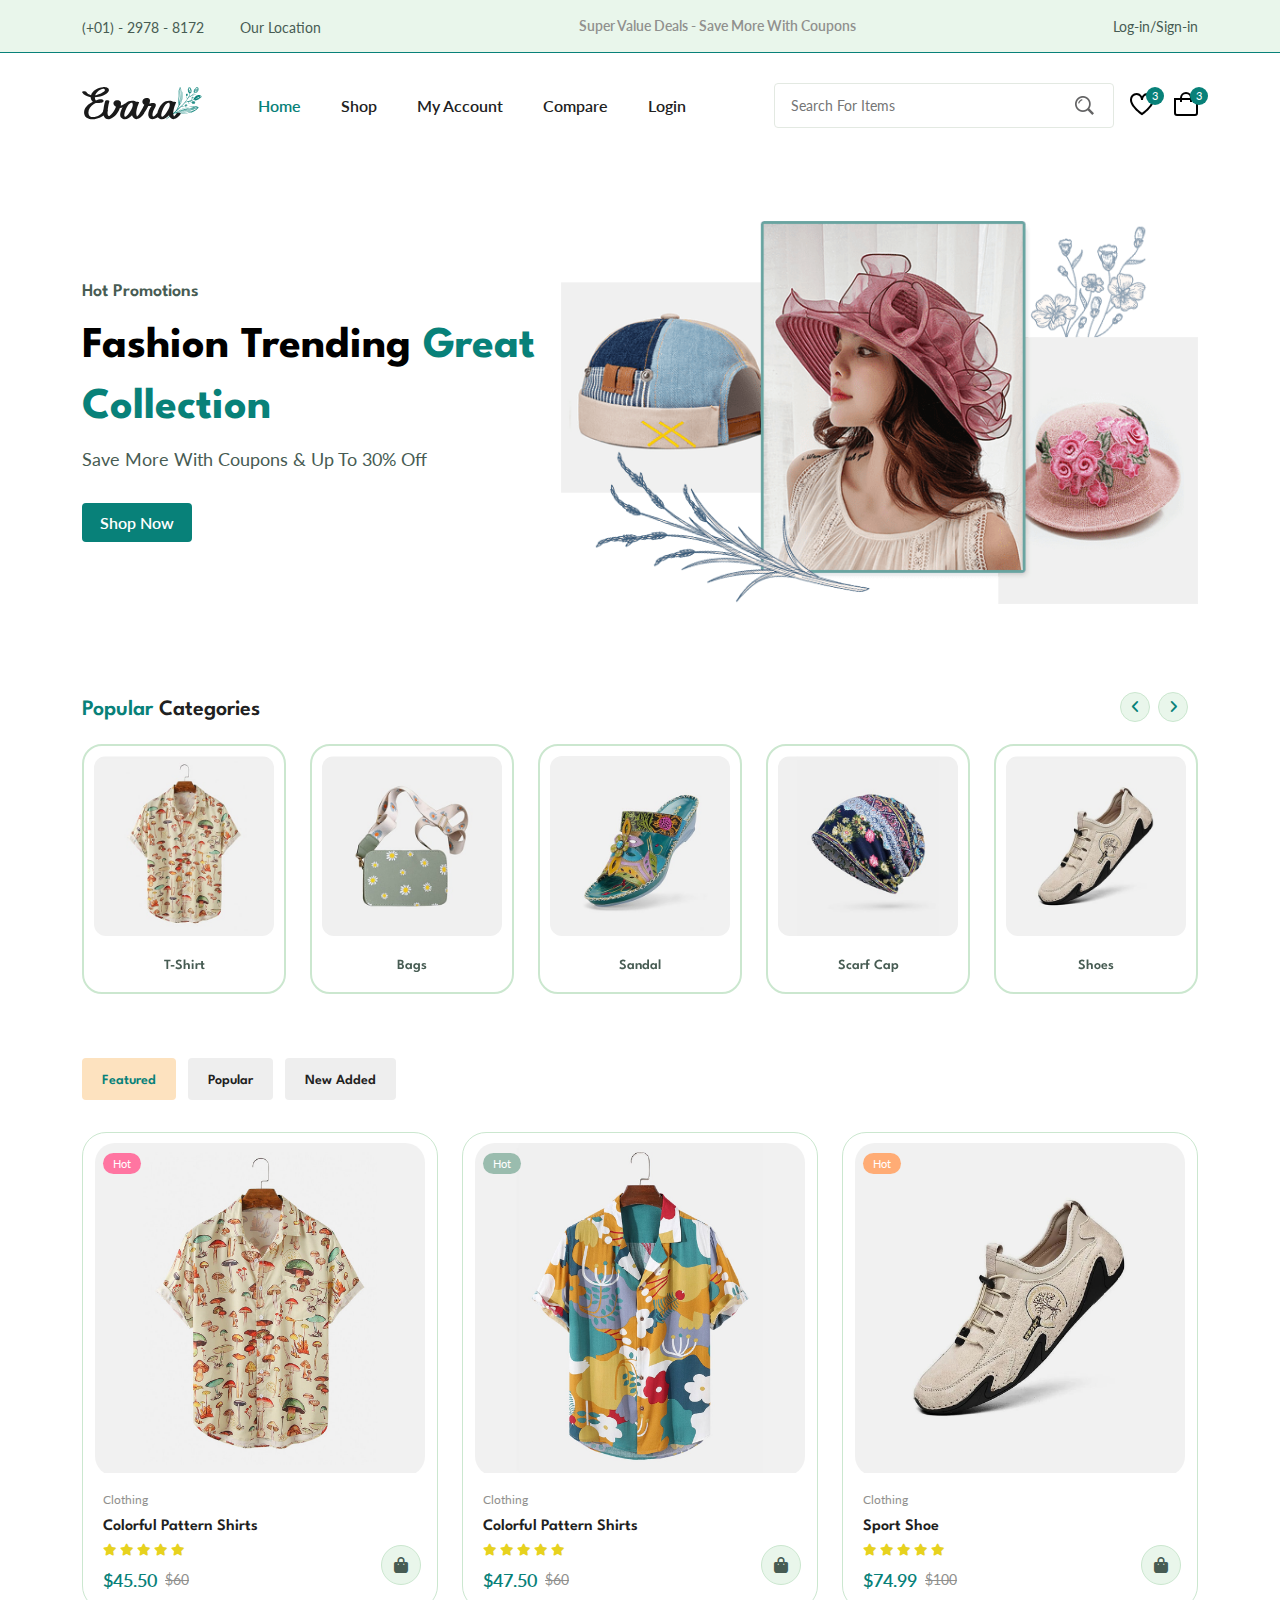
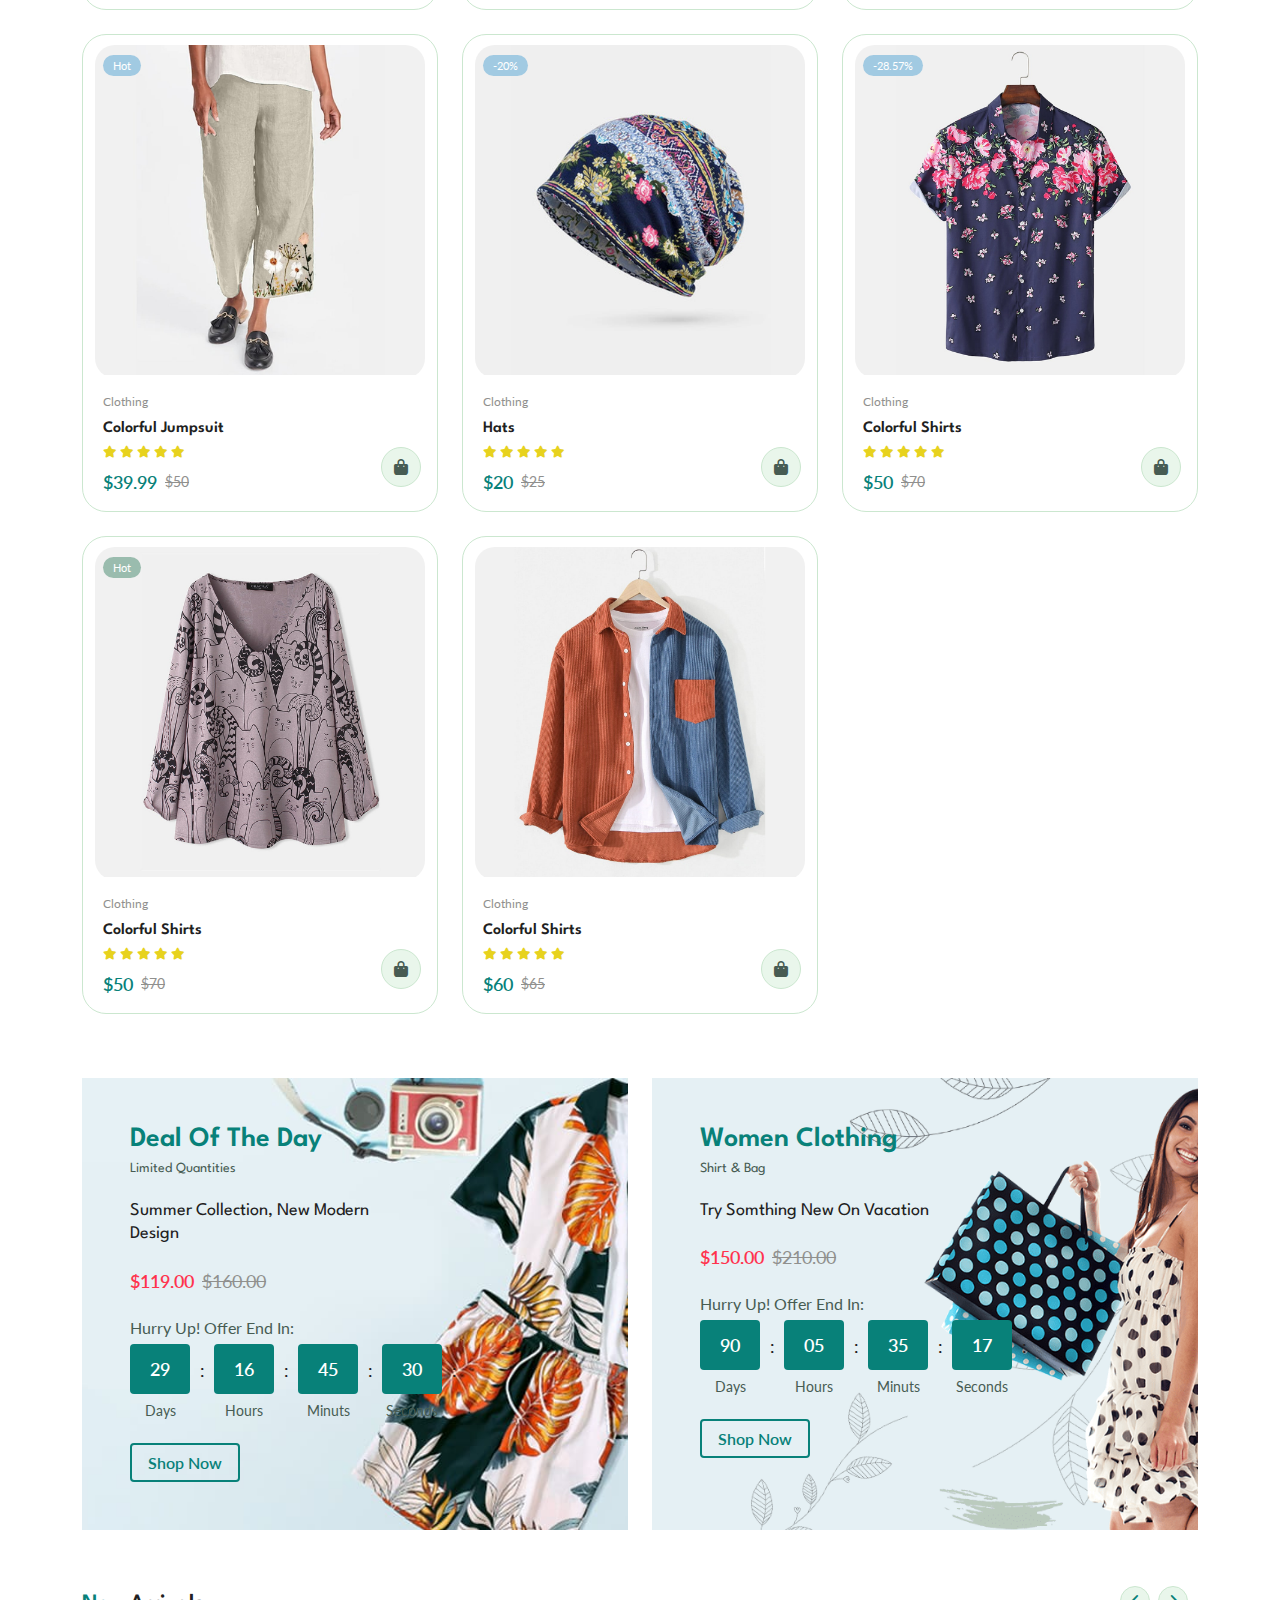
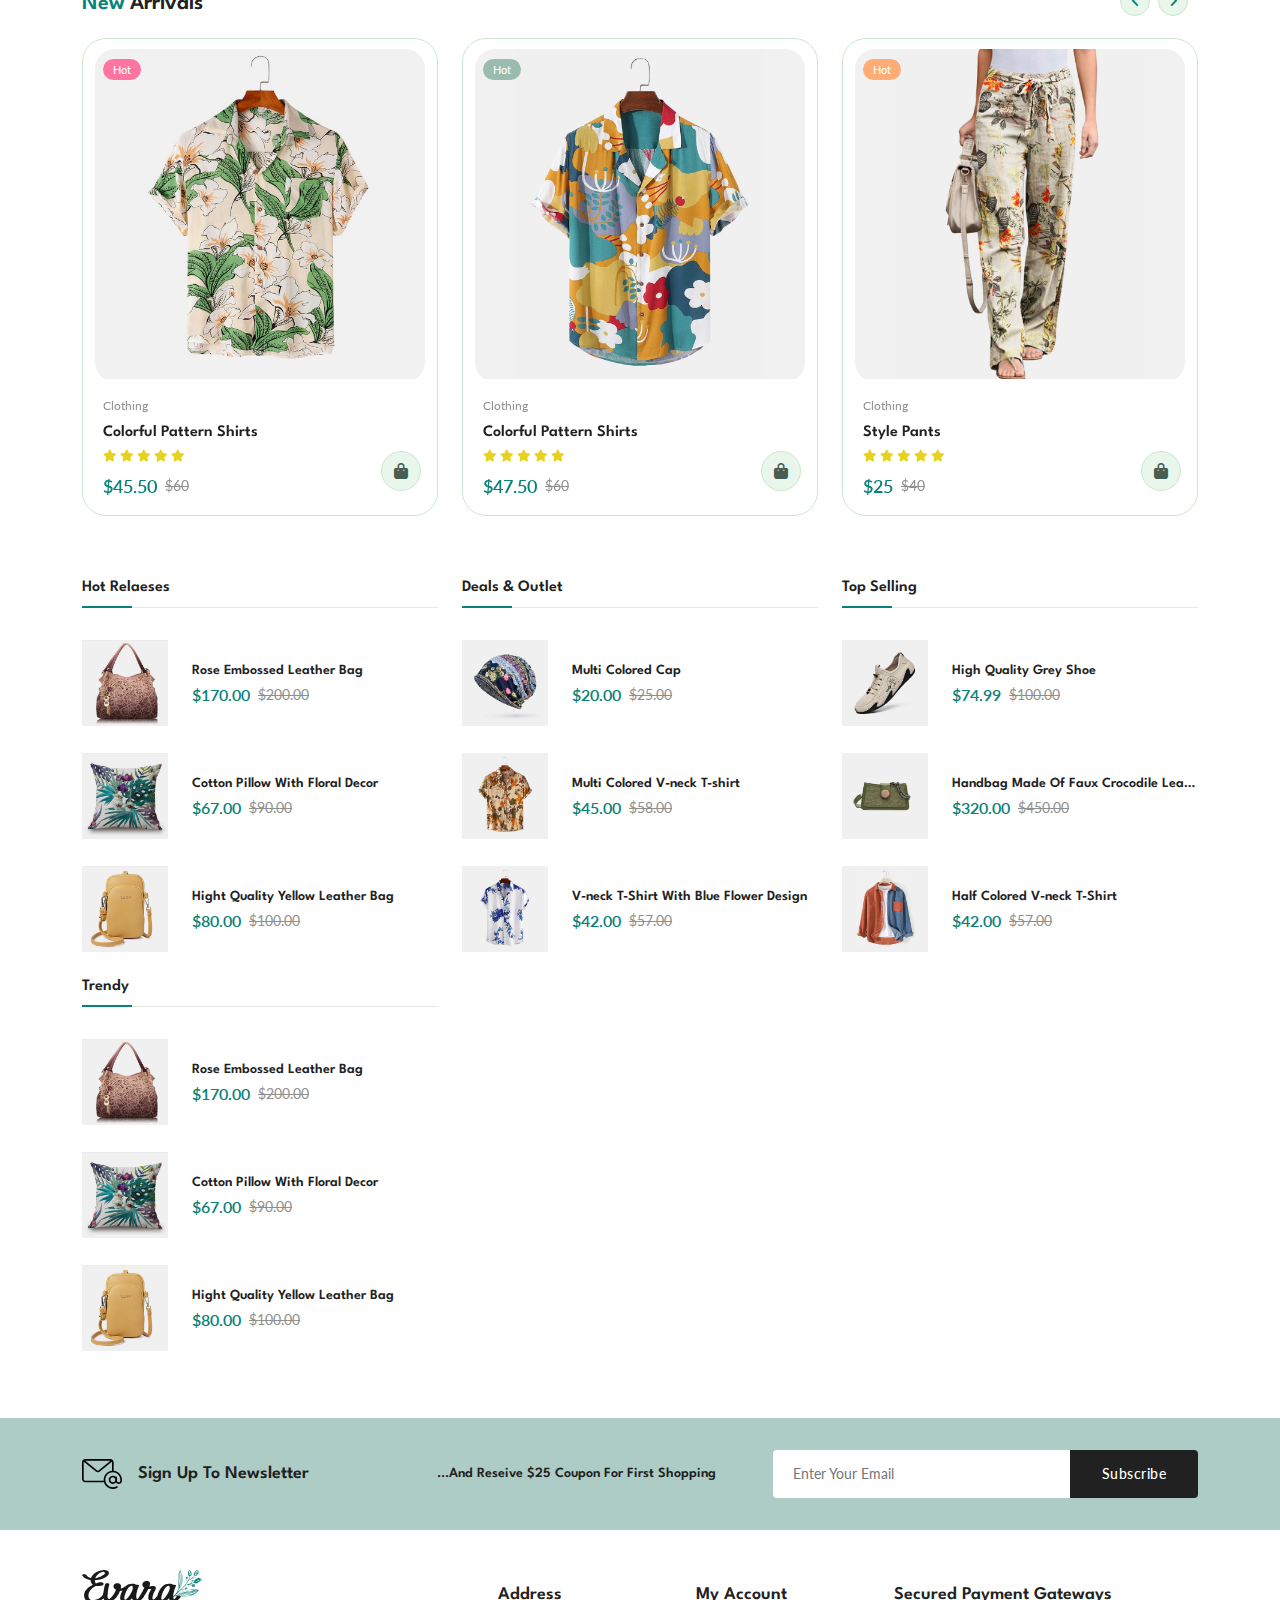
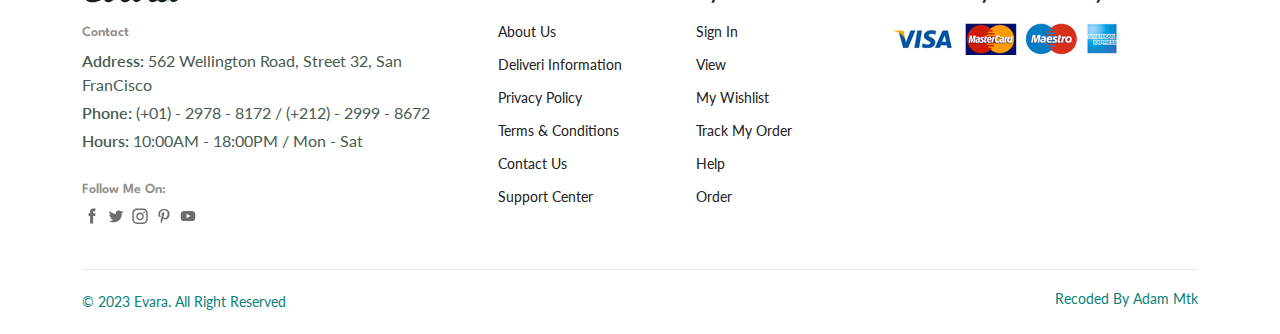
<file: index.html>
<!DOCTYPE html>
<html lang="en">
  <head>
    <meta charset="UTF-8" />
    <meta name="viewport" content="width=device-width, initial-scale=1.0" />

    <!--=============== SWIPER CSS ===============-->
    <link
      rel="stylesheet"
      href="https://cdn.jsdelivr.net/npm/swiper@10/swiper-bundle.min.css"
    />

    <!-- ============== font Awsome =============-->
    <link rel="stylesheet" href="assets/css/all.min.css" />
    <!--=============== CSS ===============-->
    <link rel="stylesheet" href="assets/css/styles.css" />

    <title>Ecommerce Website</title>
    <link rel="icon" href="assets/img/title-icon.png" type="image/x-icon" />
    <link rel="preconnect" href="https://fonts.googleapis.com" />
    <link rel="preconnect" href="https://fonts.gstatic.com" crossorigin />
    <link
      href="https://fonts.googleapis.com/css2?family=Cairo:wght@300;400;700&family=Lato:wght@400;700&family=Spartan:wght@400;500;600;700&family=Open+Sans:wght@300;400;700;800&family=Roboto:ital,wght@0,100;0,300;0,400;0,700;0,900;1,100;1,300;1,700;1,900&family=Work+Sans:wght@200;500;600;700;800&display=swap"
      rel="stylesheet"
    />
  </head>
  <body>
    <!--=============== Header ===============-->
    <header class="header">
      <div class="header-top">
        <div class="header-container container">
          <div class="header-contact">
            <span>(+01) - 2978 - 8172</span>
            <span>Our Location</span>
          </div>
          <p class="header-alert-news">
            Super Value Deals - Save More With Coupons
          </p>
          <a href="login-register.html" class="header-top-action"
            >Log-in/Sign-in</a
          >
        </div>
      </div>
      <nav class="nav container">
        <a href="index.html" class="nav-logo">
          <img
            src="assets/img/logo.svg"
            alt="Website Logo"
            class="nav-logo-img"
          />
        </a>
        <div class="nav-menu" id="nav-menu">
          <div class="nav-menu-top">
            <a href="index.html" class="nav-menu-logo">
              <img src="assets/img/logo.svg" alt="Website Logo">
            </a>
            <div class="nav-close" id="nav-close">
              <i class="fa-solid fa-xmark"></i>
            </div>
          </div>
          <ul class="nav-list">
            <li class="nav-item">
              <a href="index.html" class="nav-link active-link">Home</a>
            </li>
            <li class="nav-item">
              <a href="shop.html" class="nav-link">Shop</a>
            </li>
            <li class="nav-item">
              <a href="accounts.html" class="nav-link">My Account</a>
            </li>
            <li class="nav-item">
              <a href="compare.html" class="nav-link">Compare</a>
            </li>
            <li class="nav-item">
              <a href="login-register.html" class="nav-link">Login</a>
            </li>
          </ul>
          <div class="header-search">
            <input
              type="text"
              class="form-input"
              placeholder="Search For Items"
            />
            <button class="search-button">
              <img src="assets/img/search.png" alt="search img png" />
            </button>
          </div>
        </div>
        <div class="header-user-action">
          <a href="wishlist.html" class="header-action-btn">
            <img src="assets/img/icon-heart.svg" alt="Heart Icon" />
            <span class="count">3</span>
          </a>
          <a href="cart.html" class="header-action-btn">
            <img src="assets/img/icon-cart.svg" alt="Heart Icon" />
            <span class="count">3</span>
          </a>
          <div class="header-action-btn nav-toggle" id="nav-toggle">
            <img src="assets/img/menu-burger.svg" alt="">
          </div>
        </div>
      </nav>
    </header>

    <!--=============== Main ===============-->
    <main class="main">
      <!--=============== Home ===============-->
      <section class="home section-lg">
        <div class="home-container container grid">
          <div class="home-content">
            <span class="home-subtitle">Hot Promotions</span>
            <h1 class="home-title">
              Fashion Trending <span>Great Collection</span>
            </h1>
            <p class="home-description">
              Save More With Coupons & Up To 30% Off
            </p>
            <a href="shop.html" class="btn">Shop Now</a>
          </div>
          <img
            class="home-img"
            src="assets/img/home-img.png"
            alt="Home Img Photo"
          />
        </div>
      </section>

      <!--=============== Categories ===============-->
      <section class="categories container section">
        <h3 class="section-title"><span>Popular</span> Categories</h3>
        <div class="categories-container swiper">
          <div class="swiper-wrapper">
            <a href="shop.html" class="category-item swiper-slide">
              <img
                src="assets/img/category-1.jpg"
                class="category-img"
                alt="Category img"
              />
              <h3 class="category-title">T-Shirt</h3>
            </a>
            <a href="shop.html" class="category-item swiper-slide">
              <img
                src="assets/img/category-2.jpg"
                class="category-img"
                alt="Category img"
              />
              <h3 class="category-title">Bags</h3>
            </a>
            <a href="shop.html" class="category-item swiper-slide">
              <img
                src="assets/img/category-3.jpg"
                class="category-img"
                alt="Category img"
              />
              <h3 class="category-title">Sandal</h3>
            </a>
            <a href="shop.html" class="category-item swiper-slide">
              <img
                src="assets/img/category-4.jpg"
                class="category-img"
                alt="Category img"
              />
              <h3 class="category-title">Scarf Cap</h3>
            </a>
            <a href="shop.html" class="category-item swiper-slide">
              <img
                src="assets/img/category-5.jpg"
                class="category-img"
                alt="Category img"
              />
              <h3 class="category-title">Shoes</h3>
            </a>
            <a href="shop.html" class="category-item swiper-slide">
              <img
                src="assets/img/category-6.jpg"
                class="category-img"
                alt="Category img"
              />
              <h3 class="category-title">Pillowcases</h3>
            </a>
            <a href="shop.html" class="category-item swiper-slide">
              <img
                src="assets/img/category-7.jpg"
                class="category-img"
                alt="Category img"
              />
              <h3 class="category-title">Jumpsuit</h3>
            </a>
            <a href="shop.html" class="category-item swiper-slide">
              <img
                src="assets/img/category-8.jpg"
                class="category-img"
                alt="Category img"
              />
              <h3 class="category-title">Hats</h3>
            </a>
          </div>
          <div class="swiper-button-next">
            <i class="fa-solid fa-angle-right"></i>
          </div>
          <div class="swiper-button-prev">
            <i class="fa-solid fa-angle-left"></i>
          </div>
        </div>
      </section>

      <!--=============== Products ===============-->
      <section class="products container section">
        <div class="tab-btns">
          <span class="tab-btn active-tab" data-target="#featured"
            >Featured</span
          >
          <span class="tab-btn" data-target="#popular">Popular</span>
          <span class="tab-btn" data-target="#new-added">New Added</span>
        </div>
        <div class="tab-items">
          <div class="tab-item active-tab" content id="featured">
            <div class="products-container grid">
              <div class="product-item">
                <div class="product-banner">
                  <a href="details.html" class="product-images">
                    <img
                      src="assets/img/product-1-1.jpg"
                      class="product-img default"
                      alt="Product Img"
                    />
                    <img
                      src="assets/img/product-1-2.jpg"
                      class="product-img hover"
                      alt="Product Img"
                    />
                  </a>
                  <div class="product-actions">
                    <a href="#" class="action-btn" aria-label="Quick View">
                      <i class="fa-regular fa-eye"></i>
                    </a>
                    <a href="#" class="action-btn" aria-label="Add To Wishlist">
                      <i class="fa-regular fa-heart"></i>
                    </a>
                    <a href="#" class="action-btn" aria-label="Compare">
                      <i class="fa-solid fa-shuffle"></i>
                    </a>
                  </div>
                  <div class="product-badge light-pink">Hot</div>
                </div>
                <div class="product-content">
                  <span class="product-category">Clothing</span>
                  <a href="details.html">
                    <h3 class="product-title">Colorful Pattern Shirts</h3>
                  </a>
                  <div class="product-rating">
                    <i class="fa-solid fa-star"></i>
                    <i class="fa-solid fa-star"></i>
                    <i class="fa-solid fa-star"></i>
                    <i class="fa-solid fa-star"></i>
                    <i class="fa-solid fa-star"></i>
                  </div>
                  <div class="product-price flex">
                    <span class="new-price">$45.50</span>
                    <span class="old-price">$60</span>
                  </div>
                  <a
                    href="#"
                    class="action-btn cart-btn"
                    aria-label="Add To Cart"
                  >
                    <i class="fa-solid fa-bag-shopping"></i>
                  </a>
                </div>
              </div>
              <div class="product-item">
                <div class="product-banner">
                  <a href="details.html" class="product-images">
                    <img
                      src="assets/img/product-2-1.jpg"
                      class="product-img default"
                      alt="Product Img"
                    />
                    <img
                      src="assets/img/product-2-2.jpg"
                      class="product-img hover"
                      alt="Product Img"
                    />
                  </a>
                  <div class="product-actions">
                    <a href="#" class="action-btn" aria-label="Quick View">
                      <i class="fa-regular fa-eye"></i>
                    </a>
                    <a href="#" class="action-btn" aria-label="Add To Wishlist">
                      <i class="fa-regular fa-heart"></i>
                    </a>
                    <a href="#" class="action-btn" aria-label="Compare">
                      <i class="fa-solid fa-shuffle"></i>
                    </a>
                  </div>
                  <div class="product-badge light-green">Hot</div>
                </div>
                <div class="product-content">
                  <span class="product-category">Clothing</span>
                  <a href="details.html">
                    <h3 class="product-title">Colorful Pattern Shirts</h3>
                  </a>
                  <div class="product-rating">
                    <i class="fa-solid fa-star"></i>
                    <i class="fa-solid fa-star"></i>
                    <i class="fa-solid fa-star"></i>
                    <i class="fa-solid fa-star"></i>
                    <i class="fa-solid fa-star"></i>
                  </div>
                  <div class="product-price flex">
                    <span class="new-price">$47.50</span>
                    <span class="old-price">$60</span>
                  </div>
                  <a
                    href="#"
                    class="action-btn cart-btn"
                    aria-label="Add To Cart"
                  >
                    <i class="fa-solid fa-bag-shopping"></i>
                  </a>
                </div>
              </div>
              <div class="product-item">
                <div class="product-banner">
                  <a href="details.html" class="product-images">
                    <img
                      src="assets/img/product-3-1.jpg"
                      class="product-img default"
                      alt="Product Img"
                    />
                    <img
                      src="assets/img/product-3-2.jpg"
                      class="product-img hover"
                      alt="Product Img"
                    />
                  </a>
                  <div class="product-actions">
                    <a href="#" class="action-btn" aria-label="Quick View">
                      <i class="fa-regular fa-eye"></i>
                    </a>
                    <a href="#" class="action-btn" aria-label="Add To Wishlist">
                      <i class="fa-regular fa-heart"></i>
                    </a>
                    <a href="#" class="action-btn" aria-label="Compare">
                      <i class="fa-solid fa-shuffle"></i>
                    </a>
                  </div>
                  <div class="product-badge light-orange">Hot</div>
                </div>
                <div class="product-content">
                  <span class="product-category">Clothing</span>
                  <a href="details.html">
                    <h3 class="product-title">Sport Shoe</h3>
                  </a>
                  <div class="product-rating">
                    <i class="fa-solid fa-star"></i>
                    <i class="fa-solid fa-star"></i>
                    <i class="fa-solid fa-star"></i>
                    <i class="fa-solid fa-star"></i>
                    <i class="fa-solid fa-star"></i>
                  </div>
                  <div class="product-price flex">
                    <span class="new-price">$74.99</span>
                    <span class="old-price">$100</span>
                  </div>
                  <a
                    href="#"
                    class="action-btn cart-btn"
                    aria-label="Add To Cart"
                  >
                    <i class="fa-solid fa-bag-shopping"></i>
                  </a>
                </div>
              </div>
              <div class="product-item">
                <div class="product-banner">
                  <a href="details.html" class="product-images">
                    <img
                      src="assets/img/product-4-1.jpg"
                      class="product-img default"
                      alt="Product Img"
                    />
                    <img
                      src="assets/img/product-4-2.jpg"
                      class="product-img hover"
                      alt="Product Img"
                    />
                  </a>
                  <div class="product-actions">
                    <a href="#" class="action-btn" aria-label="Quick View">
                      <i class="fa-regular fa-eye"></i>
                    </a>
                    <a href="#" class="action-btn" aria-label="Add To Wishlist">
                      <i class="fa-regular fa-heart"></i>
                    </a>
                    <a href="#" class="action-btn" aria-label="Compare">
                      <i class="fa-solid fa-shuffle"></i>
                    </a>
                  </div>
                  <div class="product-badge light-blue">Hot</div>
                </div>
                <div class="product-content">
                  <span class="product-category">Clothing</span>
                  <a href="details.html">
                    <h3 class="product-title">Colorful Jumpsuit</h3>
                  </a>
                  <div class="product-rating">
                    <i class="fa-solid fa-star"></i>
                    <i class="fa-solid fa-star"></i>
                    <i class="fa-solid fa-star"></i>
                    <i class="fa-solid fa-star"></i>
                    <i class="fa-solid fa-star"></i>
                  </div>
                  <div class="product-price flex">
                    <span class="new-price">$39.99</span>
                    <span class="old-price">$50</span>
                  </div>
                  <a
                    href="#"
                    class="action-btn cart-btn"
                    aria-label="Add To Cart"
                  >
                    <i class="fa-solid fa-bag-shopping"></i>
                  </a>
                </div>
              </div>
              <div class="product-item">
                <div class="product-banner">
                  <a href="details.html" class="product-images">
                    <img
                      src="assets/img/product-5-1.jpg"
                      class="product-img default"
                      alt="Product Img"
                    />
                    <img
                      src="assets/img/product-5-2.jpg"
                      class="product-img hover"
                      alt="Product Img"
                    />
                  </a>
                  <div class="product-actions">
                    <a href="#" class="action-btn" aria-label="Quick View">
                      <i class="fa-regular fa-eye"></i>
                    </a>
                    <a href="#" class="action-btn" aria-label="Add To Wishlist">
                      <i class="fa-regular fa-heart"></i>
                    </a>
                    <a href="#" class="action-btn" aria-label="Compare">
                      <i class="fa-solid fa-shuffle"></i>
                    </a>
                  </div>
                  <div class="product-badge light-blue">-20%</div>
                </div>
                <div class="product-content">
                  <span class="product-category">Clothing</span>
                  <a href="details.html">
                    <h3 class="product-title">Hats</h3>
                  </a>
                  <div class="product-rating">
                    <i class="fa-solid fa-star"></i>
                    <i class="fa-solid fa-star"></i>
                    <i class="fa-solid fa-star"></i>
                    <i class="fa-solid fa-star"></i>
                    <i class="fa-solid fa-star"></i>
                  </div>
                  <div class="product-price flex">
                    <span class="new-price">$20</span>
                    <span class="old-price">$25</span>
                  </div>
                  <a
                    href="#"
                    class="action-btn cart-btn"
                    aria-label="Add To Cart"
                  >
                    <i class="fa-solid fa-bag-shopping"></i>
                  </a>
                </div>
              </div>
              <div class="product-item">
                <div class="product-banner">
                  <a href="details.html" class="product-images">
                    <img
                      src="assets/img/product-6-1.jpg"
                      class="product-img default"
                      alt="Product Img"
                    />
                    <img
                      src="assets/img/product-6-2.jpg"
                      class="product-img hover"
                      alt="Product Img"
                    />
                  </a>
                  <div class="product-actions">
                    <a href="#" class="action-btn" aria-label="Quick View">
                      <i class="fa-regular fa-eye"></i>
                    </a>
                    <a href="#" class="action-btn" aria-label="Add To Wishlist">
                      <i class="fa-regular fa-heart"></i>
                    </a>
                    <a href="#" class="action-btn" aria-label="Compare">
                      <i class="fa-solid fa-shuffle"></i>
                    </a>
                  </div>
                  <div class="product-badge light-blue">-28.57%</div>
                </div>
                <div class="product-content">
                  <span class="product-category">Clothing</span>
                  <a href="details.html">
                    <h3 class="product-title">Colorful Shirts</h3>
                  </a>
                  <div class="product-rating">
                    <i class="fa-solid fa-star"></i>
                    <i class="fa-solid fa-star"></i>
                    <i class="fa-solid fa-star"></i>
                    <i class="fa-solid fa-star"></i>
                    <i class="fa-solid fa-star"></i>
                  </div>
                  <div class="product-price flex">
                    <span class="new-price">$50</span>
                    <span class="old-price">$70</span>
                  </div>
                  <a
                    href="#"
                    class="action-btn cart-btn"
                    aria-label="Add To Cart"
                  >
                    <i class="fa-solid fa-bag-shopping"></i>
                  </a>
                </div>
              </div>
              <div class="product-item">
                <div class="product-banner">
                  <a href="details.html" class="product-images">
                    <img
                      src="assets/img/product-7-1.jpg"
                      class="product-img default"
                      alt="Product Img"
                    />
                    <img
                      src="assets/img/product-7-2.jpg"
                      class="product-img hover"
                      alt="Product Img"
                    />
                  </a>
                  <div class="product-actions">
                    <a href="#" class="action-btn" aria-label="Quick View">
                      <i class="fa-regular fa-eye"></i>
                    </a>
                    <a href="#" class="action-btn" aria-label="Add To Wishlist">
                      <i class="fa-regular fa-heart"></i>
                    </a>
                    <a href="#" class="action-btn" aria-label="Compare">
                      <i class="fa-solid fa-shuffle"></i>
                    </a>
                  </div>
                  <div class="product-badge light-green">Hot</div>
                </div>
                <div class="product-content">
                  <span class="product-category">Clothing</span>
                  <a href="details.html">
                    <h3 class="product-title">Colorful Shirts</h3>
                  </a>
                  <div class="product-rating">
                    <i class="fa-solid fa-star"></i>
                    <i class="fa-solid fa-star"></i>
                    <i class="fa-solid fa-star"></i>
                    <i class="fa-solid fa-star"></i>
                    <i class="fa-solid fa-star"></i>
                  </div>
                  <div class="product-price flex">
                    <span class="new-price">$50</span>
                    <span class="old-price">$70</span>
                  </div>
                  <a
                    href="#"
                    class="action-btn cart-btn"
                    aria-label="Add To Cart"
                  >
                    <i class="fa-solid fa-bag-shopping"></i>
                  </a>
                </div>
              </div>
              <div class="product-item">
                <div class="product-banner">
                  <a href="details.html" class="product-images">
                    <img
                      src="assets/img/product-8-1.jpg"
                      class="product-img default"
                      alt="Product Img"
                    />
                    <img
                      src="assets/img/product-8-2.jpg"
                      class="product-img hover"
                      alt="Product Img"
                    />
                  </a>
                  <div class="product-actions">
                    <a href="#" class="action-btn" aria-label="Quick View">
                      <i class="fa-regular fa-eye"></i>
                    </a>
                    <a href="#" class="action-btn" aria-label="Add To Wishlist">
                      <i class="fa-regular fa-heart"></i>
                    </a>
                    <a href="#" class="action-btn" aria-label="Compare">
                      <i class="fa-solid fa-shuffle"></i>
                    </a>
                  </div>
                </div>
                <div class="product-content">
                  <span class="product-category">Clothing</span>
                  <a href="details.html">
                    <h3 class="product-title">Colorful Shirts</h3>
                  </a>
                  <div class="product-rating">
                    <i class="fa-solid fa-star"></i>
                    <i class="fa-solid fa-star"></i>
                    <i class="fa-solid fa-star"></i>
                    <i class="fa-solid fa-star"></i>
                    <i class="fa-solid fa-star"></i>
                  </div>
                  <div class="product-price flex">
                    <span class="new-price">$60</span>
                    <span class="old-price">$65</span>
                  </div>
                  <a
                    href="#"
                    class="action-btn cart-btn"
                    aria-label="Add To Cart"
                  >
                    <i class="fa-solid fa-bag-shopping"></i>
                  </a>
                </div>
              </div>
            </div>
          </div>
          <div class="tab-item" content id="popular">
            <div class="products-container grid">
              <div class="product-item">
                <div class="product-banner">
                  <a href="details.html" class="product-images">
                    <img
                      src="assets/img/product-9-1.jpg"
                      class="product-img default"
                      alt="Product Img"
                    />
                    <img
                      src="assets/img/product-9-2.jpg"
                      class="product-img hover"
                      alt="Product Img"
                    />
                  </a>
                  <div class="product-actions">
                    <a href="#" class="action-btn" aria-label="Quick View">
                      <i class="fa-regular fa-eye"></i>
                    </a>
                    <a href="#" class="action-btn" aria-label="Add To Wishlist">
                      <i class="fa-regular fa-heart"></i>
                    </a>
                    <a href="#" class="action-btn" aria-label="Compare">
                      <i class="fa-solid fa-shuffle"></i>
                    </a>
                  </div>
                  <div class="product-badge light-pink">Hot</div>
                </div>
                <div class="product-content">
                  <span class="product-category">Clothing</span>
                  <a href="details.html">
                    <h3 class="product-title">Colorful Pattern Shirts</h3>
                  </a>
                  <div class="product-rating">
                    <i class="fa-solid fa-star"></i>
                    <i class="fa-solid fa-star"></i>
                    <i class="fa-solid fa-star"></i>
                    <i class="fa-solid fa-star"></i>
                    <i class="fa-solid fa-star"></i>
                  </div>
                  <div class="product-price flex">
                    <span class="new-price">$45.50</span>
                    <span class="old-price">$60</span>
                  </div>
                  <a
                    href="#"
                    class="action-btn cart-btn"
                    aria-label="Add To Cart"
                  >
                    <i class="fa-solid fa-bag-shopping"></i>
                  </a>
                </div>
              </div>
              <div class="product-item">
                <div class="product-banner">
                  <a href="details.html" class="product-images">
                    <img
                      src="assets/img/product-2-1.jpg"
                      class="product-img default"
                      alt="Product Img"
                    />
                    <img
                      src="assets/img/product-2-2.jpg"
                      class="product-img hover"
                      alt="Product Img"
                    />
                  </a>
                  <div class="product-actions">
                    <a href="#" class="action-btn" aria-label="Quick View">
                      <i class="fa-regular fa-eye"></i>
                    </a>
                    <a href="#" class="action-btn" aria-label="Add To Wishlist">
                      <i class="fa-regular fa-heart"></i>
                    </a>
                    <a href="#" class="action-btn" aria-label="Compare">
                      <i class="fa-solid fa-shuffle"></i>
                    </a>
                  </div>
                  <div class="product-badge light-green">Hot</div>
                </div>
                <div class="product-content">
                  <span class="product-category">Clothing</span>
                  <a href="details.html">
                    <h3 class="product-title">Colorful Pattern Shirts</h3>
                  </a>
                  <div class="product-rating">
                    <i class="fa-solid fa-star"></i>
                    <i class="fa-solid fa-star"></i>
                    <i class="fa-solid fa-star"></i>
                    <i class="fa-solid fa-star"></i>
                    <i class="fa-solid fa-star"></i>
                  </div>
                  <div class="product-price flex">
                    <span class="new-price">$47.50</span>
                    <span class="old-price">$60</span>
                  </div>
                  <a
                    href="#"
                    class="action-btn cart-btn"
                    aria-label="Add To Cart"
                  >
                    <i class="fa-solid fa-bag-shopping"></i>
                  </a>
                </div>
              </div>
              <div class="product-item">
                <div class="product-banner">
                  <a href="details.html" class="product-images">
                    <img
                      src="assets/img/product-11-1.jpg"
                      class="product-img default"
                      alt="Product Img"
                    />
                    <img
                      src="assets/img/product-11-2.jpg"
                      class="product-img hover"
                      alt="Product Img"
                    />
                  </a>
                  <div class="product-actions">
                    <a href="#" class="action-btn" aria-label="Quick View">
                      <i class="fa-regular fa-eye"></i>
                    </a>
                    <a href="#" class="action-btn" aria-label="Add To Wishlist">
                      <i class="fa-regular fa-heart"></i>
                    </a>
                    <a href="#" class="action-btn" aria-label="Compare">
                      <i class="fa-solid fa-shuffle"></i>
                    </a>
                  </div>
                  <div class="product-badge light-orange">Hot</div>
                </div>
                <div class="product-content">
                  <span class="product-category">Clothing</span>
                  <a href="details.html">
                    <h3 class="product-title">Style Pants</h3>
                  </a>
                  <div class="product-rating">
                    <i class="fa-solid fa-star"></i>
                    <i class="fa-solid fa-star"></i>
                    <i class="fa-solid fa-star"></i>
                    <i class="fa-solid fa-star"></i>
                    <i class="fa-solid fa-star"></i>
                  </div>
                  <div class="product-price flex">
                    <span class="new-price">$25</span>
                    <span class="old-price">$40</span>
                  </div>
                  <a
                    href="#"
                    class="action-btn cart-btn"
                    aria-label="Add To Cart"
                  >
                    <i class="fa-solid fa-bag-shopping"></i>
                  </a>
                </div>
              </div>
              <div class="product-item">
                <div class="product-banner">
                  <a href="details.html" class="product-images">
                    <img
                      src="assets/img/product-12-1.jpg"
                      class="product-img default"
                      alt="Product Img"
                    />
                    <img
                      src="assets/img/product-12-2.jpg"
                      class="product-img hover"
                      alt="Product Img"
                    />
                  </a>
                  <div class="product-actions">
                    <a href="#" class="action-btn" aria-label="Quick View">
                      <i class="fa-regular fa-eye"></i>
                    </a>
                    <a href="#" class="action-btn" aria-label="Add To Wishlist">
                      <i class="fa-regular fa-heart"></i>
                    </a>
                    <a href="#" class="action-btn" aria-label="Compare">
                      <i class="fa-solid fa-shuffle"></i>
                    </a>
                  </div>
                  <div class="product-badge light-blue">Hot</div>
                </div>
                <div class="product-content">
                  <span class="product-category">Clothing</span>
                  <a href="details.html">
                    <h3 class="product-title">Flower Design Shirt</h3>
                  </a>
                  <div class="product-rating">
                    <i class="fa-solid fa-star"></i>
                    <i class="fa-solid fa-star"></i>
                    <i class="fa-solid fa-star"></i>
                    <i class="fa-solid fa-star"></i>
                    <i class="fa-solid fa-star"></i>
                  </div>
                  <div class="product-price flex">
                    <span class="new-price">$20.99</span>
                    <span class="old-price">$30</span>
                  </div>
                  <a
                    href="#"
                    class="action-btn cart-btn"
                    aria-label="Add To Cart"
                  >
                    <i class="fa-solid fa-bag-shopping"></i>
                  </a>
                </div>
              </div>
              <div class="product-item">
                <div class="product-banner">
                  <a href="details.html" class="product-images">
                    <img
                      src="assets/img/product-5-1.jpg"
                      class="product-img default"
                      alt="Product Img"
                    />
                    <img
                      src="assets/img/product-5-2.jpg"
                      class="product-img hover"
                      alt="Product Img"
                    />
                  </a>
                  <div class="product-actions">
                    <a href="#" class="action-btn" aria-label="Quick View">
                      <i class="fa-regular fa-eye"></i>
                    </a>
                    <a href="#" class="action-btn" aria-label="Add To Wishlist">
                      <i class="fa-regular fa-heart"></i>
                    </a>
                    <a href="#" class="action-btn" aria-label="Compare">
                      <i class="fa-solid fa-shuffle"></i>
                    </a>
                  </div>
                  <div class="product-badge light-blue">-20%</div>
                </div>
                <div class="product-content">
                  <span class="product-category">Clothing</span>
                  <a href="details.html">
                    <h3 class="product-title">Hats</h3>
                  </a>
                  <div class="product-rating">
                    <i class="fa-solid fa-star"></i>
                    <i class="fa-solid fa-star"></i>
                    <i class="fa-solid fa-star"></i>
                    <i class="fa-solid fa-star"></i>
                    <i class="fa-solid fa-star"></i>
                  </div>
                  <div class="product-price flex">
                    <span class="new-price">$20</span>
                    <span class="old-price">$25</span>
                  </div>
                  <a
                    href="#"
                    class="action-btn cart-btn"
                    aria-label="Add To Cart"
                  >
                    <i class="fa-solid fa-bag-shopping"></i>
                  </a>
                </div>
              </div>
              <div class="product-item">
                <div class="product-banner">
                  <a href="details.html" class="product-images">
                    <img
                      src="assets/img/product-6-1.jpg"
                      class="product-img default"
                      alt="Product Img"
                    />
                    <img
                      src="assets/img/product-6-2.jpg"
                      class="product-img hover"
                      alt="Product Img"
                    />
                  </a>
                  <div class="product-actions">
                    <a href="#" class="action-btn" aria-label="Quick View">
                      <i class="fa-regular fa-eye"></i>
                    </a>
                    <a href="#" class="action-btn" aria-label="Add To Wishlist">
                      <i class="fa-regular fa-heart"></i>
                    </a>
                    <a href="#" class="action-btn" aria-label="Compare">
                      <i class="fa-solid fa-shuffle"></i>
                    </a>
                  </div>
                  <div class="product-badge light-blue">-28.57%</div>
                </div>
                <div class="product-content">
                  <span class="product-category">Clothing</span>
                  <a href="details.html">
                    <h3 class="product-title">Colorful Shirts</h3>
                  </a>
                  <div class="product-rating">
                    <i class="fa-solid fa-star"></i>
                    <i class="fa-solid fa-star"></i>
                    <i class="fa-solid fa-star"></i>
                    <i class="fa-solid fa-star"></i>
                    <i class="fa-solid fa-star"></i>
                  </div>
                  <div class="product-price flex">
                    <span class="new-price">$50</span>
                    <span class="old-price">$70</span>
                  </div>
                  <a
                    href="#"
                    class="action-btn cart-btn"
                    aria-label="Add To Cart"
                  >
                    <i class="fa-solid fa-bag-shopping"></i>
                  </a>
                </div>
              </div>
              <div class="product-item">
                <div class="product-banner">
                  <a href="details.html" class="product-images">
                    <img
                      src="assets/img/product-7-1.jpg"
                      class="product-img default"
                      alt="Product Img"
                    />
                    <img
                      src="assets/img/product-7-2.jpg"
                      class="product-img hover"
                      alt="Product Img"
                    />
                  </a>
                  <div class="product-actions">
                    <a href="#" class="action-btn" aria-label="Quick View">
                      <i class="fa-regular fa-eye"></i>
                    </a>
                    <a href="#" class="action-btn" aria-label="Add To Wishlist">
                      <i class="fa-regular fa-heart"></i>
                    </a>
                    <a href="#" class="action-btn" aria-label="Compare">
                      <i class="fa-solid fa-shuffle"></i>
                    </a>
                  </div>
                  <div class="product-badge light-green">Hot</div>
                </div>
                <div class="product-content">
                  <span class="product-category">Clothing</span>
                  <a href="details.html">
                    <h3 class="product-title">Colorful Shirts</h3>
                  </a>
                  <div class="product-rating">
                    <i class="fa-solid fa-star"></i>
                    <i class="fa-solid fa-star"></i>
                    <i class="fa-solid fa-star"></i>
                    <i class="fa-solid fa-star"></i>
                    <i class="fa-solid fa-star"></i>
                  </div>
                  <div class="product-price flex">
                    <span class="new-price">$50</span>
                    <span class="old-price">$70</span>
                  </div>
                  <a
                    href="#"
                    class="action-btn cart-btn"
                    aria-label="Add To Cart"
                  >
                    <i class="fa-solid fa-bag-shopping"></i>
                  </a>
                </div>
              </div>
              <div class="product-item">
                <div class="product-banner">
                  <a href="details.html" class="product-images">
                    <img
                      src="assets/img/product-8-1.jpg"
                      class="product-img default"
                      alt="Product Img"
                    />
                    <img
                      src="assets/img/product-8-2.jpg"
                      class="product-img hover"
                      alt="Product Img"
                    />
                  </a>
                  <div class="product-actions">
                    <a href="#" class="action-btn" aria-label="Quick View">
                      <i class="fa-regular fa-eye"></i>
                    </a>
                    <a href="#" class="action-btn" aria-label="Add To Wishlist">
                      <i class="fa-regular fa-heart"></i>
                    </a>
                    <a href="#" class="action-btn" aria-label="Compare">
                      <i class="fa-solid fa-shuffle"></i>
                    </a>
                  </div>
                </div>
                <div class="product-content">
                  <span class="product-category">Clothing</span>
                  <a href="details.html">
                    <h3 class="product-title">Colorful Shirts</h3>
                  </a>
                  <div class="product-rating">
                    <i class="fa-solid fa-star"></i>
                    <i class="fa-solid fa-star"></i>
                    <i class="fa-solid fa-star"></i>
                    <i class="fa-solid fa-star"></i>
                    <i class="fa-solid fa-star"></i>
                  </div>
                  <div class="product-price flex">
                    <span class="new-price">$60</span>
                    <span class="old-price">$65</span>
                  </div>
                  <a
                    href="#"
                    class="action-btn cart-btn"
                    aria-label="Add To Cart"
                  >
                    <i class="fa-solid fa-bag-shopping"></i>
                  </a>
                </div>
              </div>
            </div>
          </div>
          <div class="tab-item" content id="new-added">
            <div class="products-container grid">
              <div class="product-item">
                <div class="product-banner">
                  <a href="details.html" class="product-images">
                    <img
                      src="assets/img/product-13-1.jpg"
                      class="product-img default"
                      alt="Product Img"
                    />
                    <img
                      src="assets/img/product-13-2.jpg"
                      class="product-img hover"
                      alt="Product Img"
                    />
                  </a>
                  <div class="product-actions">
                    <a href="#" class="action-btn" aria-label="Quick View">
                      <i class="fa-regular fa-eye"></i>
                    </a>
                    <a href="#" class="action-btn" aria-label="Add To Wishlist">
                      <i class="fa-regular fa-heart"></i>
                    </a>
                    <a href="#" class="action-btn" aria-label="Compare">
                      <i class="fa-solid fa-shuffle"></i>
                    </a>
                  </div>
                </div>
                <div class="product-content">
                  <span class="product-category">Clothing</span>
                  <a href="details.html">
                    <h3 class="product-title">Bag</h3>
                  </a>
                  <div class="product-rating">
                    <i class="fa-solid fa-star"></i>
                    <i class="fa-solid fa-star"></i>
                    <i class="fa-solid fa-star"></i>
                    <i class="fa-solid fa-star"></i>
                    <i class="fa-solid fa-star"></i>
                  </div>
                  <div class="product-price flex">
                    <span class="new-price">$55</span>
                    <span class="old-price">$60</span>
                  </div>
                  <a
                    href="#"
                    class="action-btn cart-btn"
                    aria-label="Add To Cart"
                  >
                    <i class="fa-solid fa-bag-shopping"></i>
                  </a>
                </div>
              </div>
              <div class="product-item">
                <div class="product-banner">
                  <a href="details.html" class="product-images">
                    <img
                      src="assets/img/product-2-1.jpg"
                      class="product-img default"
                      alt="Product Img"
                    />
                    <img
                      src="assets/img/product-2-2.jpg"
                      class="product-img hover"
                      alt="Product Img"
                    />
                  </a>
                  <div class="product-actions">
                    <a href="#" class="action-btn" aria-label="Quick View">
                      <i class="fa-regular fa-eye"></i>
                    </a>
                    <a href="#" class="action-btn" aria-label="Add To Wishlist">
                      <i class="fa-regular fa-heart"></i>
                    </a>
                    <a href="#" class="action-btn" aria-label="Compare">
                      <i class="fa-solid fa-shuffle"></i>
                    </a>
                  </div>
                  <div class="product-badge light-green">Hot</div>
                </div>
                <div class="product-content">
                  <span class="product-category">Clothing</span>
                  <a href="details.html">
                    <h3 class="product-title">Colorful Pattern Shirts</h3>
                  </a>
                  <div class="product-rating">
                    <i class="fa-solid fa-star"></i>
                    <i class="fa-solid fa-star"></i>
                    <i class="fa-solid fa-star"></i>
                    <i class="fa-solid fa-star"></i>
                    <i class="fa-solid fa-star"></i>
                  </div>
                  <div class="product-price flex">
                    <span class="new-price">$47.50</span>
                    <span class="old-price">$60</span>
                  </div>
                  <a
                    href="#"
                    class="action-btn cart-btn"
                    aria-label="Add To Cart"
                  >
                    <i class="fa-solid fa-bag-shopping"></i>
                  </a>
                </div>
              </div>
              <div class="product-item">
                <div class="product-banner">
                  <a href="details.html" class="product-images">
                    <img
                      src="assets/img/product-10-1.jpg"
                      class="product-img default"
                      alt="Product Img"
                    />
                    <img
                      src="assets/img/product-10-2.jpg"
                      class="product-img hover"
                      alt="Product Img"
                    />
                  </a>
                  <div class="product-actions">
                    <a href="#" class="action-btn" aria-label="Quick View">
                      <i class="fa-regular fa-eye"></i>
                    </a>
                    <a href="#" class="action-btn" aria-label="Add To Wishlist">
                      <i class="fa-regular fa-heart"></i>
                    </a>
                    <a href="#" class="action-btn" aria-label="Compare">
                      <i class="fa-solid fa-shuffle"></i>
                    </a>
                  </div>
                  <div class="product-badge light-green">Hot</div>
                </div>
                <div class="product-content">
                  <span class="product-category">Clothing</span>
                  <a href="details.html">
                    <h3 class="product-title">Sandals</h3>
                  </a>
                  <div class="product-rating">
                    <i class="fa-solid fa-star"></i>
                    <i class="fa-solid fa-star"></i>
                    <i class="fa-solid fa-star"></i>
                    <i class="fa-solid fa-star"></i>
                    <i class="fa-solid fa-star"></i>
                  </div>
                  <div class="product-price flex">
                    <span class="new-price">$34.50</span>
                    <span class="old-price">$45</span>
                  </div>
                  <a
                    href="#"
                    class="action-btn cart-btn"
                    aria-label="Add To Cart"
                  >
                    <i class="fa-solid fa-bag-shopping"></i>
                  </a>
                </div>
              </div>
              <div class="product-item">
                <div class="product-banner">
                  <a href="details.html" class="product-images">
                    <img
                      src="assets/img/product-4-1.jpg"
                      class="product-img default"
                      alt="Product Img"
                    />
                    <img
                      src="assets/img/product-4-2.jpg"
                      class="product-img hover"
                      alt="Product Img"
                    />
                  </a>
                  <div class="product-actions">
                    <a href="#" class="action-btn" aria-label="Quick View">
                      <i class="fa-regular fa-eye"></i>
                    </a>
                    <a href="#" class="action-btn" aria-label="Add To Wishlist">
                      <i class="fa-regular fa-heart"></i>
                    </a>
                    <a href="#" class="action-btn" aria-label="Compare">
                      <i class="fa-solid fa-shuffle"></i>
                    </a>
                  </div>
                  <div class="product-badge light-blue">Hot</div>
                </div>
                <div class="product-content">
                  <span class="product-category">Clothing</span>
                  <a href="details.html">
                    <h3 class="product-title">Colorful Jumpsuit</h3>
                  </a>
                  <div class="product-rating">
                    <i class="fa-solid fa-star"></i>
                    <i class="fa-solid fa-star"></i>
                    <i class="fa-solid fa-star"></i>
                    <i class="fa-solid fa-star"></i>
                    <i class="fa-solid fa-star"></i>
                  </div>
                  <div class="product-price flex">
                    <span class="new-price">$39.99</span>
                    <span class="old-price">$50</span>
                  </div>
                  <a
                    href="#"
                    class="action-btn cart-btn"
                    aria-label="Add To Cart"
                  >
                    <i class="fa-solid fa-bag-shopping"></i>
                  </a>
                </div>
              </div>
              <div class="product-item">
                <div class="product-banner">
                  <a href="details.html" class="product-images">
                    <img
                      src="assets/img/product-5-1.jpg"
                      class="product-img default"
                      alt="Product Img"
                    />
                    <img
                      src="assets/img/product-5-2.jpg"
                      class="product-img hover"
                      alt="Product Img"
                    />
                  </a>
                  <div class="product-actions">
                    <a href="#" class="action-btn" aria-label="Quick View">
                      <i class="fa-regular fa-eye"></i>
                    </a>
                    <a href="#" class="action-btn" aria-label="Add To Wishlist">
                      <i class="fa-regular fa-heart"></i>
                    </a>
                    <a href="#" class="action-btn" aria-label="Compare">
                      <i class="fa-solid fa-shuffle"></i>
                    </a>
                  </div>
                  <div class="product-badge light-blue">-20%</div>
                </div>
                <div class="product-content">
                  <span class="product-category">Clothing</span>
                  <a href="details.html">
                    <h3 class="product-title">Hats</h3>
                  </a>
                  <div class="product-rating">
                    <i class="fa-solid fa-star"></i>
                    <i class="fa-solid fa-star"></i>
                    <i class="fa-solid fa-star"></i>
                    <i class="fa-solid fa-star"></i>
                    <i class="fa-solid fa-star"></i>
                  </div>
                  <div class="product-price flex">
                    <span class="new-price">$20</span>
                    <span class="old-price">$25</span>
                  </div>
                  <a
                    href="#"
                    class="action-btn cart-btn"
                    aria-label="Add To Cart"
                  >
                    <i class="fa-solid fa-bag-shopping"></i>
                  </a>
                </div>
              </div>
              <div class="product-item">
                <div class="product-banner">
                  <a href="details.html" class="product-images">
                    <img
                      src="assets/img/product-6-1.jpg"
                      class="product-img default"
                      alt="Product Img"
                    />
                    <img
                      src="assets/img/product-6-2.jpg"
                      class="product-img hover"
                      alt="Product Img"
                    />
                  </a>
                  <div class="product-actions">
                    <a href="#" class="action-btn" aria-label="Quick View">
                      <i class="fa-regular fa-eye"></i>
                    </a>
                    <a href="#" class="action-btn" aria-label="Add To Wishlist">
                      <i class="fa-regular fa-heart"></i>
                    </a>
                    <a href="#" class="action-btn" aria-label="Compare">
                      <i class="fa-solid fa-shuffle"></i>
                    </a>
                  </div>
                  <div class="product-badge light-blue">-28.57%</div>
                </div>
                <div class="product-content">
                  <span class="product-category">Clothing</span>
                  <a href="details.html">
                    <h3 class="product-title">Colorful Shirts</h3>
                  </a>
                  <div class="product-rating">
                    <i class="fa-solid fa-star"></i>
                    <i class="fa-solid fa-star"></i>
                    <i class="fa-solid fa-star"></i>
                    <i class="fa-solid fa-star"></i>
                    <i class="fa-solid fa-star"></i>
                  </div>
                  <div class="product-price flex">
                    <span class="new-price">$50</span>
                    <span class="old-price">$70</span>
                  </div>
                  <a
                    href="#"
                    class="action-btn cart-btn"
                    aria-label="Add To Cart"
                  >
                    <i class="fa-solid fa-bag-shopping"></i>
                  </a>
                </div>
              </div>
              <div class="product-item">
                <div class="product-banner">
                  <a href="details.html" class="product-images">
                    <img
                      src="assets/img/product-7-1.jpg"
                      class="product-img default"
                      alt="Product Img"
                    />
                    <img
                      src="assets/img/product-7-2.jpg"
                      class="product-img hover"
                      alt="Product Img"
                    />
                  </a>
                  <div class="product-actions">
                    <a href="#" class="action-btn" aria-label="Quick View">
                      <i class="fa-regular fa-eye"></i>
                    </a>
                    <a href="#" class="action-btn" aria-label="Add To Wishlist">
                      <i class="fa-regular fa-heart"></i>
                    </a>
                    <a href="#" class="action-btn" aria-label="Compare">
                      <i class="fa-solid fa-shuffle"></i>
                    </a>
                  </div>
                  <div class="product-badge light-green">Hot</div>
                </div>
                <div class="product-content">
                  <span class="product-category">Clothing</span>
                  <a href="details.html">
                    <h3 class="product-title">Colorful Shirts</h3>
                  </a>
                  <div class="product-rating">
                    <i class="fa-solid fa-star"></i>
                    <i class="fa-solid fa-star"></i>
                    <i class="fa-solid fa-star"></i>
                    <i class="fa-solid fa-star"></i>
                    <i class="fa-solid fa-star"></i>
                  </div>
                  <div class="product-price flex">
                    <span class="new-price">$50</span>
                    <span class="old-price">$70</span>
                  </div>
                  <a
                    href="#"
                    class="action-btn cart-btn"
                    aria-label="Add To Cart"
                  >
                    <i class="fa-solid fa-bag-shopping"></i>
                  </a>
                </div>
              </div>
              <div class="product-item">
                <div class="product-banner">
                  <a href="details.html" class="product-images">
                    <img
                      src="assets/img/product-8-1.jpg"
                      class="product-img default"
                      alt="Product Img"
                    />
                    <img
                      src="assets/img/product-8-2.jpg"
                      class="product-img hover"
                      alt="Product Img"
                    />
                  </a>
                  <div class="product-actions">
                    <a href="#" class="action-btn" aria-label="Quick View">
                      <i class="fa-regular fa-eye"></i>
                    </a>
                    <a href="#" class="action-btn" aria-label="Add To Wishlist">
                      <i class="fa-regular fa-heart"></i>
                    </a>
                    <a href="#" class="action-btn" aria-label="Compare">
                      <i class="fa-solid fa-shuffle"></i>
                    </a>
                  </div>
                </div>
                <div class="product-content">
                  <span class="product-category">Clothing</span>
                  <a href="details.html">
                    <h3 class="product-title">Colorful Shirts</h3>
                  </a>
                  <div class="product-rating">
                    <i class="fa-solid fa-star"></i>
                    <i class="fa-solid fa-star"></i>
                    <i class="fa-solid fa-star"></i>
                    <i class="fa-solid fa-star"></i>
                    <i class="fa-solid fa-star"></i>
                  </div>
                  <div class="product-price flex">
                    <span class="new-price">$60</span>
                    <span class="old-price">$65</span>
                  </div>
                  <a
                    href="#"
                    class="action-btn cart-btn"
                    aria-label="Add To Cart"
                  >
                    <i class="fa-solid fa-bag-shopping"></i>
                  </a>
                </div>
              </div>
            </div>
          </div>
        </div>
      </section>

      <!--=============== Deals ===============-->
      <section class="deals section">
        <div class="deals-container container grid">
          <div class="deals-item">
            <div class="deals-group">
              <h3 class="deals-brand">Deal Of The Day</h3>
              <span class="deals-category">Limited Quantities</span>
            </div>
            <h4 class="deal-title">Summer Collection, New Modern Design</h4>
            <div class="deals-price flex">
              <span class="new-price">$119.00</span>
              <span class="old-price">$160.00</span>
            </div>
            <div class="deals-group">
              <p class="deals-countdown-text">Hurry Up! Offer End In:</p>
              <div class="countdown">
                <div class="countdown-amount">
                  <span class="countdown-period">29</span>
                  <span class="unit">Days</span>
                </div>
                <div class="countdown-amount">
                  <span class="countdown-period">16</span>
                  <span class="unit">Hours</span>
                </div>
                <div class="countdown-amount">
                  <span class="countdown-period">45</span>
                  <span class="unit">Minuts</span>
                </div>
                <div class="countdown-amount">
                  <span class="countdown-period">30</span>
                  <span class="unit">Seconds</span>
                </div>
              </div>
            </div>
            <div class="deals-btn">
              <a href="details.html" class="btn btn-md">Shop Now</a>
            </div>
          </div>
          <div class="deals-item">
            <div class="deals-group">
              <h3 class="deals-brand">Women Clothing</h3>
              <span class="deals-category">Shirt & Bag</span>
            </div>
            <h4 class="deal-title">Try Somthing New On Vacation</h4>
            <div class="deals-price flex">
              <span class="new-price">$150.00</span>
              <span class="old-price">$210.00</span>
            </div>
            <div class="deals-group">
              <p class="deals-countdown-text">Hurry Up! Offer End In:</p>
              <div class="countdown">
                <div class="countdown-amount">
                  <span class="countdown-period">90</span>
                  <span class="unit">Days</span>
                </div>
                <div class="countdown-amount">
                  <span class="countdown-period">05</span>
                  <span class="unit">Hours</span>
                </div>
                <div class="countdown-amount">
                  <span class="countdown-period">35</span>
                  <span class="unit">Minuts</span>
                </div>
                <div class="countdown-amount">
                  <span class="countdown-period">17</span>
                  <span class="unit">Seconds</span>
                </div>
              </div>
            </div>
            <div class="deals-btn">
              <a href="details.html" class="btn">Shop Now</a>
            </div>
          </div>
        </div>
      </section>

      <!--=============== New Arrivals ===============-->
      <section class="new-arrivals container section">
        <h3 class="section-title"><span>New</span> Arrivals</h3>
        <div class="new-container swiper">
          <div class="swiper-wrapper">
            <div class="product-item swiper-slide">
              <div class="product-banner">
                <a href="details.html" class="product-images">
                  <img
                    src="assets/img/product-9-1.jpg"
                    class="product-img default"
                    alt="Product Img"
                  />
                  <img
                    src="assets/img/product-9-2.jpg"
                    class="product-img hover"
                    alt="Product Img"
                  />
                </a>
                <div class="product-actions">
                  <a href="#" class="action-btn" aria-label="Quick View">
                    <i class="fa-regular fa-eye"></i>
                  </a>
                  <a href="#" class="action-btn" aria-label="Add To Wishlist">
                    <i class="fa-regular fa-heart"></i>
                  </a>
                  <a href="#" class="action-btn" aria-label="Compare">
                    <i class="fa-solid fa-shuffle"></i>
                  </a>
                </div>
                <div class="product-badge light-pink">Hot</div>
              </div>
              <div class="product-content">
                <span class="product-category">Clothing</span>
                <a href="details.html">
                  <h3 class="product-title">Colorful Pattern Shirts</h3>
                </a>
                <div class="product-rating">
                  <i class="fa-solid fa-star"></i>
                  <i class="fa-solid fa-star"></i>
                  <i class="fa-solid fa-star"></i>
                  <i class="fa-solid fa-star"></i>
                  <i class="fa-solid fa-star"></i>
                </div>
                <div class="product-price flex">
                  <span class="new-price">$45.50</span>
                  <span class="old-price">$60</span>
                </div>
                <a
                  href="#"
                  class="action-btn cart-btn"
                  aria-label="Add To Cart"
                >
                  <i class="fa-solid fa-bag-shopping"></i>
                </a>
              </div>
            </div>
            <div class="product-item swiper-slide">
              <div class="product-banner">
                <a href="details.html" class="product-images">
                  <img
                    src="assets/img/product-2-1.jpg"
                    class="product-img default"
                    alt="Product Img"
                  />
                  <img
                    src="assets/img/product-2-2.jpg"
                    class="product-img hover"
                    alt="Product Img"
                  />
                </a>
                <div class="product-actions">
                  <a href="#" class="action-btn" aria-label="Quick View">
                    <i class="fa-regular fa-eye"></i>
                  </a>
                  <a href="#" class="action-btn" aria-label="Add To Wishlist">
                    <i class="fa-regular fa-heart"></i>
                  </a>
                  <a href="#" class="action-btn" aria-label="Compare">
                    <i class="fa-solid fa-shuffle"></i>
                  </a>
                </div>
                <div class="product-badge light-green">Hot</div>
              </div>
              <div class="product-content">
                <span class="product-category">Clothing</span>
                <a href="details.html">
                  <h3 class="product-title">Colorful Pattern Shirts</h3>
                </a>
                <div class="product-rating">
                  <i class="fa-solid fa-star"></i>
                  <i class="fa-solid fa-star"></i>
                  <i class="fa-solid fa-star"></i>
                  <i class="fa-solid fa-star"></i>
                  <i class="fa-solid fa-star"></i>
                </div>
                <div class="product-price flex">
                  <span class="new-price">$47.50</span>
                  <span class="old-price">$60</span>
                </div>
                <a
                  href="#"
                  class="action-btn cart-btn"
                  aria-label="Add To Cart"
                >
                  <i class="fa-solid fa-bag-shopping"></i>
                </a>
              </div>
            </div>
            <div class="product-item swiper-slide">
              <div class="product-banner">
                <a href="details.html" class="product-images">
                  <img
                    src="assets/img/product-11-1.jpg"
                    class="product-img default"
                    alt="Product Img"
                  />
                  <img
                    src="assets/img/product-11-2.jpg"
                    class="product-img hover"
                    alt="Product Img"
                  />
                </a>
                <div class="product-actions">
                  <a href="#" class="action-btn" aria-label="Quick View">
                    <i class="fa-regular fa-eye"></i>
                  </a>
                  <a href="#" class="action-btn" aria-label="Add To Wishlist">
                    <i class="fa-regular fa-heart"></i>
                  </a>
                  <a href="#" class="action-btn" aria-label="Compare">
                    <i class="fa-solid fa-shuffle"></i>
                  </a>
                </div>
                <div class="product-badge light-orange">Hot</div>
              </div>
              <div class="product-content">
                <span class="product-category">Clothing</span>
                <a href="details.html">
                  <h3 class="product-title">Style Pants</h3>
                </a>
                <div class="product-rating">
                  <i class="fa-solid fa-star"></i>
                  <i class="fa-solid fa-star"></i>
                  <i class="fa-solid fa-star"></i>
                  <i class="fa-solid fa-star"></i>
                  <i class="fa-solid fa-star"></i>
                </div>
                <div class="product-price flex">
                  <span class="new-price">$25</span>
                  <span class="old-price">$40</span>
                </div>
                <a
                  href="#"
                  class="action-btn cart-btn"
                  aria-label="Add To Cart"
                >
                  <i class="fa-solid fa-bag-shopping"></i>
                </a>
              </div>
            </div>
            <div class="product-item swiper-slide">
              <div class="product-banner">
                <a href="details.html" class="product-images">
                  <img
                    src="assets/img/product-12-1.jpg"
                    class="product-img default"
                    alt="Product Img"
                  />
                  <img
                    src="assets/img/product-12-2.jpg"
                    class="product-img hover"
                    alt="Product Img"
                  />
                </a>
                <div class="product-actions">
                  <a href="#" class="action-btn" aria-label="Quick View">
                    <i class="fa-regular fa-eye"></i>
                  </a>
                  <a href="#" class="action-btn" aria-label="Add To Wishlist">
                    <i class="fa-regular fa-heart"></i>
                  </a>
                  <a href="#" class="action-btn" aria-label="Compare">
                    <i class="fa-solid fa-shuffle"></i>
                  </a>
                </div>
                <div class="product-badge light-blue">Hot</div>
              </div>
              <div class="product-content">
                <span class="product-category">Clothing</span>
                <a href="details.html">
                  <h3 class="product-title">Flower Design Shirt</h3>
                </a>
                <div class="product-rating">
                  <i class="fa-solid fa-star"></i>
                  <i class="fa-solid fa-star"></i>
                  <i class="fa-solid fa-star"></i>
                  <i class="fa-solid fa-star"></i>
                  <i class="fa-solid fa-star"></i>
                </div>
                <div class="product-price flex">
                  <span class="new-price">$20.99</span>
                  <span class="old-price">$30</span>
                </div>
                <a
                  href="#"
                  class="action-btn cart-btn"
                  aria-label="Add To Cart"
                >
                  <i class="fa-solid fa-bag-shopping"></i>
                </a>
              </div>
            </div>
            <div class="product-item swiper-slide">
              <div class="product-banner">
                <a href="details.html" class="product-images">
                  <img
                    src="assets/img/product-5-1.jpg"
                    class="product-img default"
                    alt="Product Img"
                  />
                  <img
                    src="assets/img/product-5-2.jpg"
                    class="product-img hover"
                    alt="Product Img"
                  />
                </a>
                <div class="product-actions">
                  <a href="#" class="action-btn" aria-label="Quick View">
                    <i class="fa-regular fa-eye"></i>
                  </a>
                  <a href="#" class="action-btn" aria-label="Add To Wishlist">
                    <i class="fa-regular fa-heart"></i>
                  </a>
                  <a href="#" class="action-btn" aria-label="Compare">
                    <i class="fa-solid fa-shuffle"></i>
                  </a>
                </div>
                <div class="product-badge light-blue">-20%</div>
              </div>
              <div class="product-content">
                <span class="product-category">Clothing</span>
                <a href="details.html">
                  <h3 class="product-title">Hats</h3>
                </a>
                <div class="product-rating">
                  <i class="fa-solid fa-star"></i>
                  <i class="fa-solid fa-star"></i>
                  <i class="fa-solid fa-star"></i>
                  <i class="fa-solid fa-star"></i>
                  <i class="fa-solid fa-star"></i>
                </div>
                <div class="product-price flex">
                  <span class="new-price">$20</span>
                  <span class="old-price">$25</span>
                </div>
                <a
                  href="#"
                  class="action-btn cart-btn"
                  aria-label="Add To Cart"
                >
                  <i class="fa-solid fa-bag-shopping"></i>
                </a>
              </div>
            </div>
            <div class="product-item swiper-slide">
              <div class="product-banner">
                <a href="details.html" class="product-images">
                  <img
                    src="assets/img/product-6-1.jpg"
                    class="product-img default"
                    alt="Product Img"
                  />
                  <img
                    src="assets/img/product-6-2.jpg"
                    class="product-img hover"
                    alt="Product Img"
                  />
                </a>
                <div class="product-actions">
                  <a href="#" class="action-btn" aria-label="Quick View">
                    <i class="fa-regular fa-eye"></i>
                  </a>
                  <a href="#" class="action-btn" aria-label="Add To Wishlist">
                    <i class="fa-regular fa-heart"></i>
                  </a>
                  <a href="#" class="action-btn" aria-label="Compare">
                    <i class="fa-solid fa-shuffle"></i>
                  </a>
                </div>
                <div class="product-badge light-blue">-28.57%</div>
              </div>
              <div class="product-content">
                <span class="product-category">Clothing</span>
                <a href="details.html">
                  <h3 class="product-title">Colorful Shirts</h3>
                </a>
                <div class="product-rating">
                  <i class="fa-solid fa-star"></i>
                  <i class="fa-solid fa-star"></i>
                  <i class="fa-solid fa-star"></i>
                  <i class="fa-solid fa-star"></i>
                  <i class="fa-solid fa-star"></i>
                </div>
                <div class="product-price flex">
                  <span class="new-price">$50</span>
                  <span class="old-price">$70</span>
                </div>
                <a
                  href="#"
                  class="action-btn cart-btn"
                  aria-label="Add To Cart"
                >
                  <i class="fa-solid fa-bag-shopping"></i>
                </a>
              </div>
            </div>
            <div class="product-item swiper-slide">
              <div class="product-banner">
                <a href="details.html" class="product-images">
                  <img
                    src="assets/img/product-7-1.jpg"
                    class="product-img default"
                    alt="Product Img"
                  />
                  <img
                    src="assets/img/product-7-2.jpg"
                    class="product-img hover"
                    alt="Product Img"
                  />
                </a>
                <div class="product-actions">
                  <a href="#" class="action-btn" aria-label="Quick View">
                    <i class="fa-regular fa-eye"></i>
                  </a>
                  <a href="#" class="action-btn" aria-label="Add To Wishlist">
                    <i class="fa-regular fa-heart"></i>
                  </a>
                  <a href="#" class="action-btn" aria-label="Compare">
                    <i class="fa-solid fa-shuffle"></i>
                  </a>
                </div>
                <div class="product-badge light-green">Hot</div>
              </div>
              <div class="product-content">
                <span class="product-category">Clothing</span>
                <a href="details.html">
                  <h3 class="product-title">Colorful Shirts</h3>
                </a>
                <div class="product-rating">
                  <i class="fa-solid fa-star"></i>
                  <i class="fa-solid fa-star"></i>
                  <i class="fa-solid fa-star"></i>
                  <i class="fa-solid fa-star"></i>
                  <i class="fa-solid fa-star"></i>
                </div>
                <div class="product-price flex">
                  <span class="new-price">$50</span>
                  <span class="old-price">$70</span>
                </div>
                <a
                  href="#"
                  class="action-btn cart-btn"
                  aria-label="Add To Cart"
                >
                  <i class="fa-solid fa-bag-shopping"></i>
                </a>
              </div>
            </div>
          </div>
          <div class="swiper-button-next">
            <i class="fa-solid fa-angle-right"></i>
          </div>
          <div class="swiper-button-prev">
            <i class="fa-solid fa-angle-left"></i>
          </div>
        </div>
      </section>

      <!--=============== Showcase ===============-->
      <section class="showcase section">
        <div class="showcase-container container grid">
          <div class="showcase-wrapper">
            <h3 class="section-title">Hot Relaeses</h3>
            <div class="showcase-item">
              <a href="details.html" class="showcase-img-box">
                <img
                  class="showcase-img"
                  src="assets/img/showcase-img-1.jpg"
                  alt="Showcase img"
                />
              </a>
              <div class="showcase-content">
                <a href="details.html">
                  <h4 class="showcase-title">Rose Embossed Leather Bag</h4>
                </a>
                <div class="showcase-price flex">
                  <span class="new-price">$170.00</span>
                  <span class="old-price">$200.00</span>
                </div>
              </div>
            </div>
            <div class="showcase-item">
              <a href="details.html" class="showcase-img-box">
                <img
                  class="showcase-img"
                  src="assets/img/showcase-img-2.jpg"
                  alt="Showcase img"
                />
              </a>
              <div class="showcase-content">
                <a href="details.html">
                  <h4 class="showcase-title">
                    Cotton Pillow With Floral Decor
                  </h4>
                </a>
                <div class="showcase-price flex">
                  <span class="new-price">$67.00</span>
                  <span class="old-price">$90.00</span>
                </div>
              </div>
            </div>
            <div class="showcase-item">
              <a href="details.html" class="showcase-img-box">
                <img
                  class="showcase-img"
                  src="assets/img/showcase-img-3.jpg"
                  alt="Showcase img"
                />
              </a>
              <div class="showcase-content">
                <a href="details.html">
                  <h4 class="showcase-title">
                    Hight Quality Yellow Leather Bag
                  </h4>
                </a>
                <div class="showcase-price flex">
                  <span class="new-price">$80.00</span>
                  <span class="old-price">$100.00</span>
                </div>
              </div>
            </div>
          </div>

          <div class="showcase-wrapper">
            <h3 class="section-title">Deals & Outlet</h3>
            <div class="showcase-item">
              <a href="details.html" class="showcase-img-box">
                <img
                  class="showcase-img"
                  src="assets/img/showcase-img-4.jpg"
                  alt="Showcase img"
                />
              </a>
              <div class="showcase-content">
                <a href="details.html">
                  <h4 class="showcase-title">Multi Colored Cap</h4>
                </a>
                <div class="showcase-price flex">
                  <span class="new-price">$20.00</span>
                  <span class="old-price">$25.00</span>
                </div>
              </div>
            </div>
            <div class="showcase-item">
              <a href="details.html" class="showcase-img-box">
                <img
                  class="showcase-img"
                  src="assets/img/showcase-img-5.jpg"
                  alt="Showcase img"
                />
              </a>
              <div class="showcase-content">
                <a href="details.html">
                  <h4 class="showcase-title">Multi Colored V-neck T-shirt</h4>
                </a>
                <div class="showcase-price flex">
                  <span class="new-price">$45.00</span>
                  <span class="old-price">$58.00</span>
                </div>
              </div>
            </div>
            <div class="showcase-item">
              <a href="details.html" class="showcase-img-box">
                <img
                  class="showcase-img"
                  src="assets/img/showcase-img-6.jpg"
                  alt="Showcase img"
                />
              </a>
              <div class="showcase-content">
                <a href="details.html">
                  <h4 class="showcase-title">
                    V-neck T-Shirt With Blue Flower Design
                  </h4>
                </a>
                <div class="showcase-price flex">
                  <span class="new-price">$42.00</span>
                  <span class="old-price">$57.00</span>
                </div>
              </div>
            </div>
          </div>

          <div class="showcase-wrapper">
            <h3 class="section-title">Top Selling</h3>
            <div class="showcase-item">
              <a href="details.html" class="showcase-img-box">
                <img
                  class="showcase-img"
                  src="assets/img/showcase-img-7.jpg"
                  alt="Showcase img"
                />
              </a>
              <div class="showcase-content">
                <a href="details.html">
                  <h4 class="showcase-title">High Quality Grey Shoe</h4>
                </a>
                <div class="showcase-price flex">
                  <span class="new-price">$74.99</span>
                  <span class="old-price">$100.00</span>
                </div>
              </div>
            </div>
            <div class="showcase-item">
              <a href="details.html" class="showcase-img-box">
                <img
                  class="showcase-img"
                  src="assets/img/showcase-img-8.jpg"
                  alt="Showcase img"
                />
              </a>
              <div class="showcase-content">
                <a href="details.html">
                  <h4 class="showcase-title">
                    Handbag Made Of Faux Crocodile Leather
                  </h4>
                </a>
                <div class="showcase-price flex">
                  <span class="new-price">$320.00</span>
                  <span class="old-price">$450.00</span>
                </div>
              </div>
            </div>
            <div class="showcase-item">
              <a href="details.html" class="showcase-img-box">
                <img
                  class="showcase-img"
                  src="assets/img/showcase-img-9.jpg"
                  alt="Showcase img"
                />
              </a>
              <div class="showcase-content">
                <a href="details.html">
                  <h4 class="showcase-title">Half Colored V-neck T-Shirt</h4>
                </a>
                <div class="showcase-price flex">
                  <span class="new-price">$42.00</span>
                  <span class="old-price">$57.00</span>
                </div>
              </div>
            </div>
          </div>

          <div class="showcase-wrapper">
            <h3 class="section-title">Trendy</h3>
            <div class="showcase-item">
              <a href="details.html" class="showcase-img-box">
                <img
                  class="showcase-img"
                  src="assets/img/showcase-img-1.jpg"
                  alt="Showcase img"
                />
              </a>
              <div class="showcase-content">
                <a href="details.html">
                  <h4 class="showcase-title">Rose Embossed Leather Bag</h4>
                </a>
                <div class="showcase-price flex">
                  <span class="new-price">$170.00</span>
                  <span class="old-price">$200.00</span>
                </div>
              </div>
            </div>
            <div class="showcase-item">
              <a href="details.html" class="showcase-img-box">
                <img
                  class="showcase-img"
                  src="assets/img/showcase-img-2.jpg"
                  alt="Showcase img"
                />
              </a>
              <div class="showcase-content">
                <a href="details.html">
                  <h4 class="showcase-title">
                    Cotton Pillow With Floral Decor
                  </h4>
                </a>
                <div class="showcase-price flex">
                  <span class="new-price">$67.00</span>
                  <span class="old-price">$90.00</span>
                </div>
              </div>
            </div>
            <div class="showcase-item">
              <a href="details.html" class="showcase-img-box">
                <img
                  class="showcase-img"
                  src="assets/img/showcase-img-3.jpg"
                  alt="Showcase img"
                />
              </a>
              <div class="showcase-content">
                <a href="details.html">
                  <h4 class="showcase-title">
                    Hight Quality Yellow Leather Bag
                  </h4>
                </a>
                <div class="showcase-price flex">
                  <span class="new-price">$80.00</span>
                  <span class="old-price">$100.00</span>
                </div>
              </div>
            </div>
          </div>
        </div>
      </section>

      <!--=============== Newslleter ===============-->
      <section class="newsletter section home-newsletter">
        <div class="newsletter-container container grid">
          <h3 class="newsletter-title flex">
            <img
              class="newsletter-icon"
              src="assets/img/icon-email.svg"
              alt="Newsletter Icon"
            />
            Sign Up To Newsletter
          </h3>
          <p class="newsletter-description">
            ...And Reseive $25 Coupon For First Shopping
          </p>
          <form action="" class="newsletter-form">
            <input
              type="email"
              class="newsletter-input"
              placeholder="Enter Your Email"
            />
            <button type="submit" class="newsletter-btn">Subscribe</button>
          </form>
        </div>
      </section>
    </main>

    <!--=============== Footer ===============-->
    <footer class="footer container">
      <div class="footer-container grid">
        <div class="footer-content">
          <a href="index.html" class="footer-logo">
            <img
              class="footer-logo-img"
              src="assets/img/logo.svg"
              alt="Main Logo"
            />
          </a>
          <h4 class="footer-subtitle">Contact</h4>
          <p class="footer-description">
            <span>Address: </span>562 Wellington Road, Street 32, San FranCisco
          </p>
          <p class="footer-description">
            <span>Phone: </span> (+01) - 2978 - 8172 / (+212) - 2999 - 8672
          </p>
          <p class="footer-description">
            <span>Hours: </span>10:00AM - 18:00PM / Mon - Sat
          </p>
          <div class="footer-social">
            <h4 class="footer-subtitle">Follow Me On:</h4>
            <div class="footer-social-links flex">
              <a href="">
                <img
                  class="footer-social-icon"
                  src="assets/img/icon-facebook.svg"
                  alt="Social Icons"
                />
              </a>
              <a href="">
                <img
                  class="footer-social-icon"
                  src="assets/img/icon-twitter.svg"
                  alt="Social Icons"
                />
              </a>
              <a href="">
                <img
                  class="footer-social-icon"
                  src="assets/img/icon-instagram.svg"
                  alt="Social Icons"
                />
              </a>
              <a href="">
                <img
                  class="footer-social-icon"
                  src="assets/img/icon-pinterest.svg"
                  alt="Social Icons"
                />
              </a>
              <a href="">
                <img
                  class="footer-social-icon"
                  src="assets/img/icon-youtube.svg"
                  alt="Social Icons"
                />
              </a>
            </div>
          </div>
        </div>
        <div class="footer-content">
          <h3 class="footer-title">Address</h3>
          <ul class="footer-links">
            <li><a href="" class="footer-link">About Us</a></li>
            <li><a href="" class="footer-link">Deliveri Information</a></li>
            <li><a href="" class="footer-link">Privacy Policy</a></li>
            <li><a href="" class="footer-link">Terms & Conditions</a></li>
            <li><a href="" class="footer-link">Contact Us</a></li>
            <li><a href="" class="footer-link">Support Center</a></li>
          </ul>
        </div>
        <div class="footer-content">
          <h3 class="footer-title">My Account</h3>
          <ul class="footer-links">
            <li>
              <a href="login-register.html" class="footer-link">Sign In</a>
            </li>
            <li><a href="" class="footer-link">View</a></li>
            <li><a href="wishlist.html" class="footer-link">My Wishlist</a></li>
            <li><a href="" class="footer-link">Track My Order</a></li>
            <li><a href="" class="footer-link">Help</a></li>
            <li><a href="" class="footer-link">Order</a></li>
          </ul>
        </div>
        <div class="footer-content">
          <h3 class="footer-title">Secured Payment Gateways</h3>
          <img
            src="assets/img/payment-method.png"
            alt="Payment Methods"
            class="payment-img"
          />
        </div>
      </div>
      <div class="footer-bottom">
        <p class="copyright">&copy; 2023 Evara. All Right Reserved</p>
        <span class="programmer">Recoded By Adam Mtk</span>
      </div>
    </footer>
    <span class="scroll-to-top"></span>
    <!--=============== Swiper JS ===============-->
    <script src="https://cdn.jsdelivr.net/npm/swiper@10/swiper-bundle.min.js"></script>
    <!--=============== Main JS ===============-->
    <script src="assets/js/main.js"></script>
  </body>
</html>
</file>
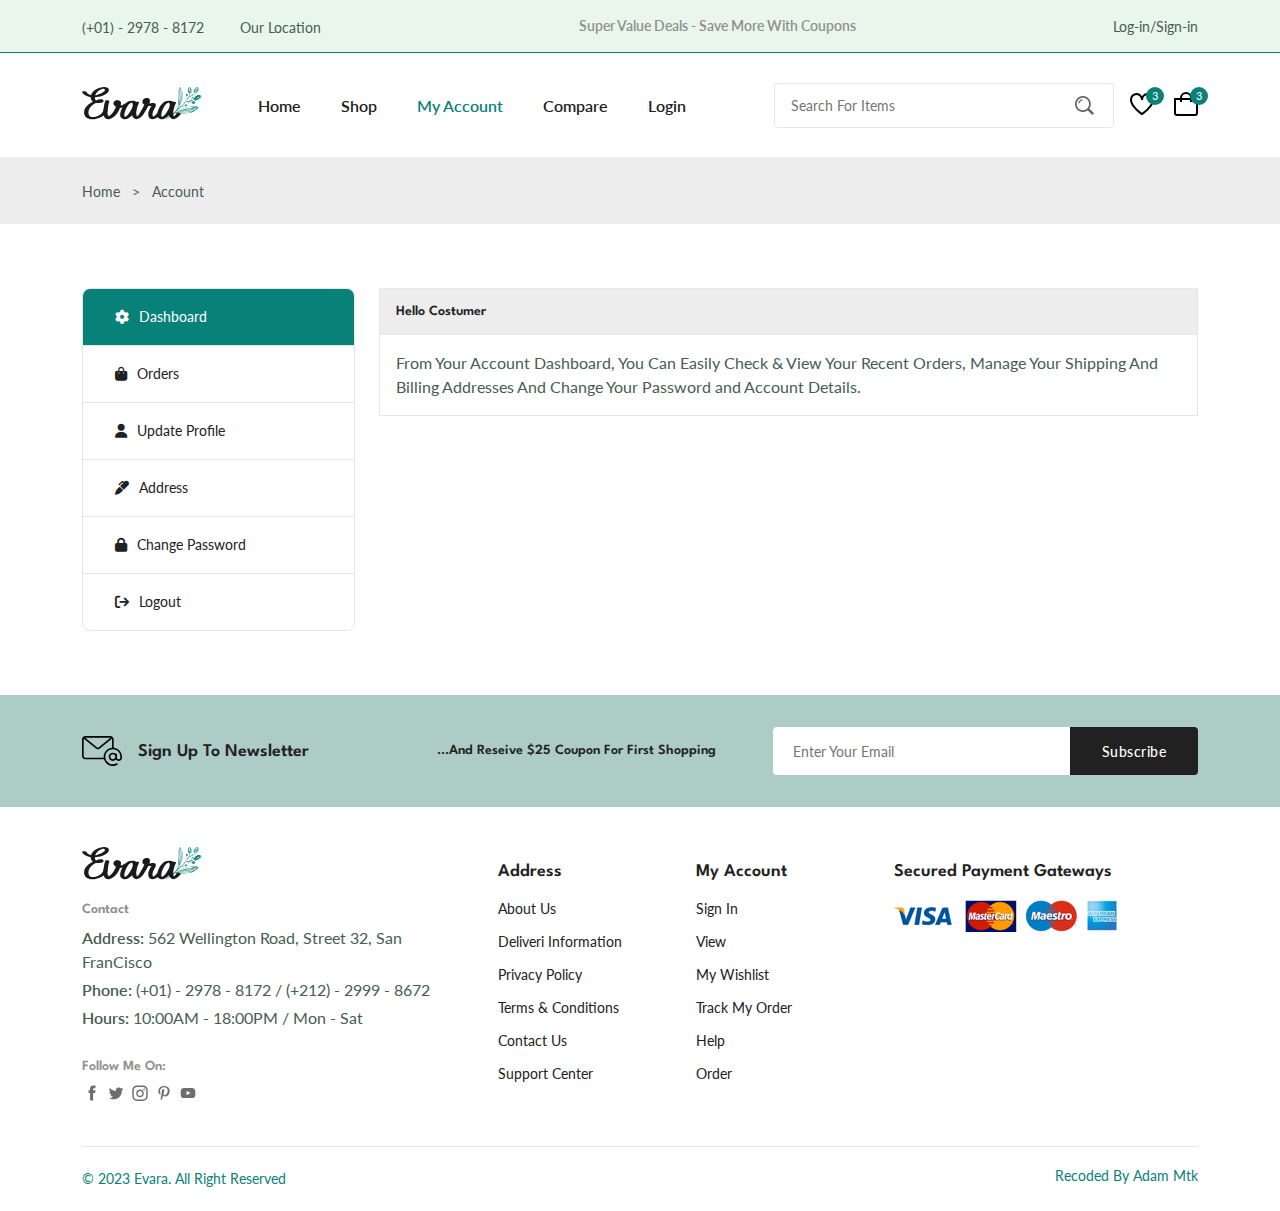
<file: accounts.html>
<!DOCTYPE html>
<html lang="en">
  <head>
    <meta charset="UTF-8" />
    <meta name="viewport" content="width=device-width, initial-scale=1.0" />

    <!--=============== SWIPER CSS ===============-->
    <link
      rel="stylesheet"
      href="https://cdn.jsdelivr.net/npm/swiper@10/swiper-bundle.min.css"
    />

    <!-- ============== font Awsome =============-->
    <link rel="stylesheet" href="assets/css/all.min.css" />
    <!--=============== CSS ===============-->
    <link rel="stylesheet" href="assets/css/styles.css" />

    <title>Ecommerce Website</title>
    <link rel="icon" href="assets/img/title-icon.png" type="image/x-icon" />
    <link rel="preconnect" href="https://fonts.googleapis.com" />
    <link rel="preconnect" href="https://fonts.gstatic.com" crossorigin />
    <link
      href="https://fonts.googleapis.com/css2?family=Cairo:wght@300;400;700&family=Lato:wght@400;700&family=Spartan:wght@400;500;600;700&family=Open+Sans:wght@300;400;700;800&family=Roboto:ital,wght@0,100;0,300;0,400;0,700;0,900;1,100;1,300;1,700;1,900&family=Work+Sans:wght@200;500;600;700;800&display=swap"
      rel="stylesheet"
    />
  </head>
  <body>
    <!--=============== Header ===============-->
    <header class="header">
      <div class="header-top">
        <div class="header-container container">
          <div class="header-contact">
            <span>(+01) - 2978 - 8172</span>
            <span>Our Location</span>
          </div>
          <p class="header-alert-news">
            Super Value Deals - Save More With Coupons
          </p>
          <a href="login-register.html" class="header-top-action"
            >Log-in/Sign-in</a
          >
        </div>
      </div>
      <nav class="nav container">
        <a href="index.html" class="nav-logo">
          <img
            src="assets/img/logo.svg"
            alt="Website Logo"
            class="nav-logo-img"
          />
        </a>
        <div class="nav-menu" id="nav-menu">
          <ul class="nav-list">
            <li class="nav-item">
              <a href="index.html" class="nav-link">Home</a>
            </li>
            <li class="nav-item">
              <a href="shop.html" class="nav-link">Shop</a>
            </li>
            <li class="nav-item">
              <a href="accounts.html" class="nav-link active-link"
                >My Account</a
              >
            </li>
            <li class="nav-item">
              <a href="compare.html" class="nav-link">Compare</a>
            </li>
            <li class="nav-item">
              <a href="login-register.html" class="nav-link">Login</a>
            </li>
          </ul>
          <div class="header-search">
            <input
              type="text"
              class="form-input"
              placeholder="Search For Items"
            />
            <button class="search-button">
              <img src="assets/img/search.png" alt="search img png" />
            </button>
          </div>
        </div>
        <div class="header-user-action">
          <a href="wishlist.html" class="header-action-btn">
            <img src="assets/img/icon-heart.svg" alt="Heart Icon" />
            <span class="count">3</span>
          </a>
          <a href="cart.html" class="header-action-btn">
            <img src="assets/img/icon-cart.svg" alt="Heart Icon" />
            <span class="count">3</span>
          </a>
        </div>
      </nav>
    </header>

    <!--=============== Main ===============-->
    <main class="main">
      <!--=============== Breadcrumb ===============-->
      <section class="breadcrumb">
        <ul class="breadcrumb-list flex container">
          <li><a href="index.html" class="breadcrumb-link">Home</a></li>
          <li><span class="breadcrumb-link">></span></li>
          <li><span class="breadcrumb-link">Account</span></li>
        </ul>
      </section>

      <!--=============== Accounts ===============-->
      <section class="accounts section-lg">
        <div class="accounts-container container grid">
          <div class="account-tabs">
            <p class="account-tab active-tab" data-target="#dashboard">
              <i class="fa-solid fa-gear"></i> Dashboard
            </p>
            <p class="account-tab" data-target="#order">
              <i class="fa-solid fa-shopping-bag"></i> Orders
            </p>
            <p class="account-tab" data-target="#update-profile">
              <i class="fa-solid fa-user"></i> Update Profile
            </p>
            <p class="account-tab" data-target="#address">
              <i class="fa-solid fa-marker"></i> Address
            </p>
            <p class="account-tab" data-target="#change-password">
              <i class="fa-solid fa-lock"></i> Change Password
            </p>
            <p class="account-tab">
              <i class="fa-solid fa-arrow-right-from-bracket"></i> Logout
            </p>
          </div>

          <div class="tabs-content">
            <div class="tab-content active-tab" content id="dashboard">
              <h3 class="tab-header">Hello Costumer</h3>
              <div class="tab-body">
                <p class="tab-description">
                  From Your Account Dashboard, You Can Easily Check & View Your
                  Recent Orders, Manage Your Shipping And Billing Addresses And
                  Change Your Password and Account Details.
                </p>
              </div>
            </div>

            <div class="tab-content" content id="order">
              <h3 class="tab-header">Your Orders</h3>
              <div class="tab-body">
                <table class="placed-order-table">
                  <tr>
                    <th>Orders</th>
                    <th>Date</th>
                    <th>Status</th>
                    <th>Total</th>
                    <th>Actions</th>
                  </tr>
                  <tr>
                    <td>#917</td>
                    <td>May, 1 2023</td>
                    <td>Processing</td>
                    <td>$170.00</td>
                    <td><a href="#" class="view-order">View</a></td>
                  </tr>
                  <tr>
                    <td>#1297</td>
                    <td>March, 25 2023</td>
                    <td>completed</td>
                    <td>$125.00</td>
                    <td><a href="#" class="view-order">View</a></td>
                  </tr>
                  <tr>
                    <td>#2344</td>
                    <td>January, 03 2023</td>
                    <td>Completed</td>
                    <td>$90.00</td>
                    <td><a href="#" class="view-order">View</a></td>
                  </tr>
                </table>
              </div>
            </div>

            <div class="tab-content" content id="update-profile">
              <h3 class="tab-header">Update Profile</h3>
              <div class="tab-body">
                <form action="" class="form grid">
                  <input
                    type="text"
                    placeholder="Your Name"
                    class="form-input"
                  />
                  <div class="form-btn">
                    <button class="btn">Save</button>
                  </div>
                </form>
              </div>
            </div>

            <div class="tab-content" content id="address">
              <h3 class="tab-header">Shipping Address</h3>
              <div class="tab-body">
                <address class="address">
                  3511 Interstate,<br />
                  75 Businnes Spur,<br />
                  Sault Ste. Marie, MI 673320.<br />
                </address>
                <p class="city">New York</p>
                <a href="" class="edit">Edit</a>
              </div>
            </div>

            <div class="tab-content" content id="change-password">
              <h3 class="tab-header">Change Password</h3>
              <div class="tab-body">
                <form action="" class="form grid">
                  <input
                    type="password"
                    placeholder="Current Password"
                    class="form-input"
                  />
                  <input
                    type="password"
                    placeholder="New Password"
                    class="form-input"
                  />
                  <input
                    type="password"
                    placeholder="Confirm New Password"
                    class="form-input"
                  />
                  <div class="form-btn">
                    <button class="btn">Save</button>
                  </div>
                </form>
              </div>
            </div>
          </div>
        </div>
      </section>

      <!--=============== Newsletter ===============-->
      <section class="newsletter section">
        <div class="newsletter-container container grid">
          <h3 class="newsletter-title flex">
            <img
              class="newsletter-icon"
              src="assets/img/icon-email.svg"
              alt="Newsletter Icon"
            />
            Sign Up To Newsletter
          </h3>
          <p class="newsletter-description">
            ...And Reseive $25 Coupon For First Shopping
          </p>
          <form action="" class="newsletter-form">
            <input
              type="email"
              class="newsletter-input"
              placeholder="Enter Your Email"
            />
            <button type="submit" class="newsletter-btn">Subscribe</button>
          </form>
        </div>
      </section>
    </main>

    <!--=============== Footer ===============-->
    <footer class="footer container">
      <div class="footer-container grid">
        <div class="footer-content">
          <a href="index.html" class="footer-logo">
            <img
              class="footer-logo-img"
              src="assets/img/logo.svg"
              alt="Main Logo"
            />
          </a>
          <h4 class="footer-subtitle">Contact</h4>
          <p class="footer-description">
            <span>Address: </span>562 Wellington Road, Street 32, San FranCisco
          </p>
          <p class="footer-description">
            <span>Phone: </span> (+01) - 2978 - 8172 / (+212) - 2999 - 8672
          </p>
          <p class="footer-description">
            <span>Hours: </span>10:00AM - 18:00PM / Mon - Sat
          </p>
          <div class="footer-social">
            <h4 class="footer-subtitle">Follow Me On:</h4>
            <div class="footer-social-links flex">
              <a href="#">
                <img
                  class="footer-social-icon"
                  src="assets/img/icon-facebook.svg"
                  alt="Social Icons"
                />
              </a>
              <a href="#">
                <img
                  class="footer-social-icon"
                  src="assets/img/icon-twitter.svg"
                  alt="Social Icons"
                />
              </a>
              <a href="#">
                <img
                  class="footer-social-icon"
                  src="assets/img/icon-instagram.svg"
                  alt="Social Icons"
                />
              </a>
              <a href="#">
                <img
                  class="footer-social-icon"
                  src="assets/img/icon-pinterest.svg"
                  alt="Social Icons"
                />
              </a>
              <a href="#">
                <img
                  class="footer-social-icon"
                  src="assets/img/icon-youtube.svg"
                  alt="Social Icons"
                />
              </a>
            </div>
          </div>
        </div>
        <div class="footer-content">
          <h3 class="footer-title">Address</h3>
          <ul class="footer-links">
            <li><a href="" class="footer-link">About Us</a></li>
            <li><a href="" class="footer-link">Deliveri Information</a></li>
            <li><a href="" class="footer-link">Privacy Policy</a></li>
            <li><a href="" class="footer-link">Terms & Conditions</a></li>
            <li><a href="" class="footer-link">Contact Us</a></li>
            <li><a href="" class="footer-link">Support Center</a></li>
          </ul>
        </div>
        <div class="footer-content">
          <h3 class="footer-title">My Account</h3>
          <ul class="footer-links">
            <li>
              <a href="login-register.html" class="footer-link">Sign In</a>
            </li>
            <li><a href="" class="footer-link">View</a></li>
            <li><a href="wishlist.html" class="footer-link">My Wishlist</a></li>
            <li><a href="" class="footer-link">Track My Order</a></li>
            <li><a href="" class="footer-link">Help</a></li>
            <li><a href="" class="footer-link">Order</a></li>
          </ul>
        </div>
        <div class="footer-content">
          <h3 class="footer-title">Secured Payment Gateways</h3>
          <img
            src="assets/img/payment-method.png"
            alt="Payment Methods"
            class="payment-img"
          />
        </div>
      </div>
      <div class="footer-bottom">
        <p class="copyright">&copy; 2023 Evara. All Right Reserved</p>
        <span class="programmer">Recoded By Adam Mtk</span>
      </div>
    </footer>
    <span class="scroll-to-top"></span>
    <!--=============== Swiper JS ===============-->
    <script src="https://cdn.jsdelivr.net/npm/swiper@10/swiper-bundle.min.js"></script>
    <!--=============== Main JS ===============-->
    <script src="assets/js/main.js"></script>
  </body>
</html>
</file>
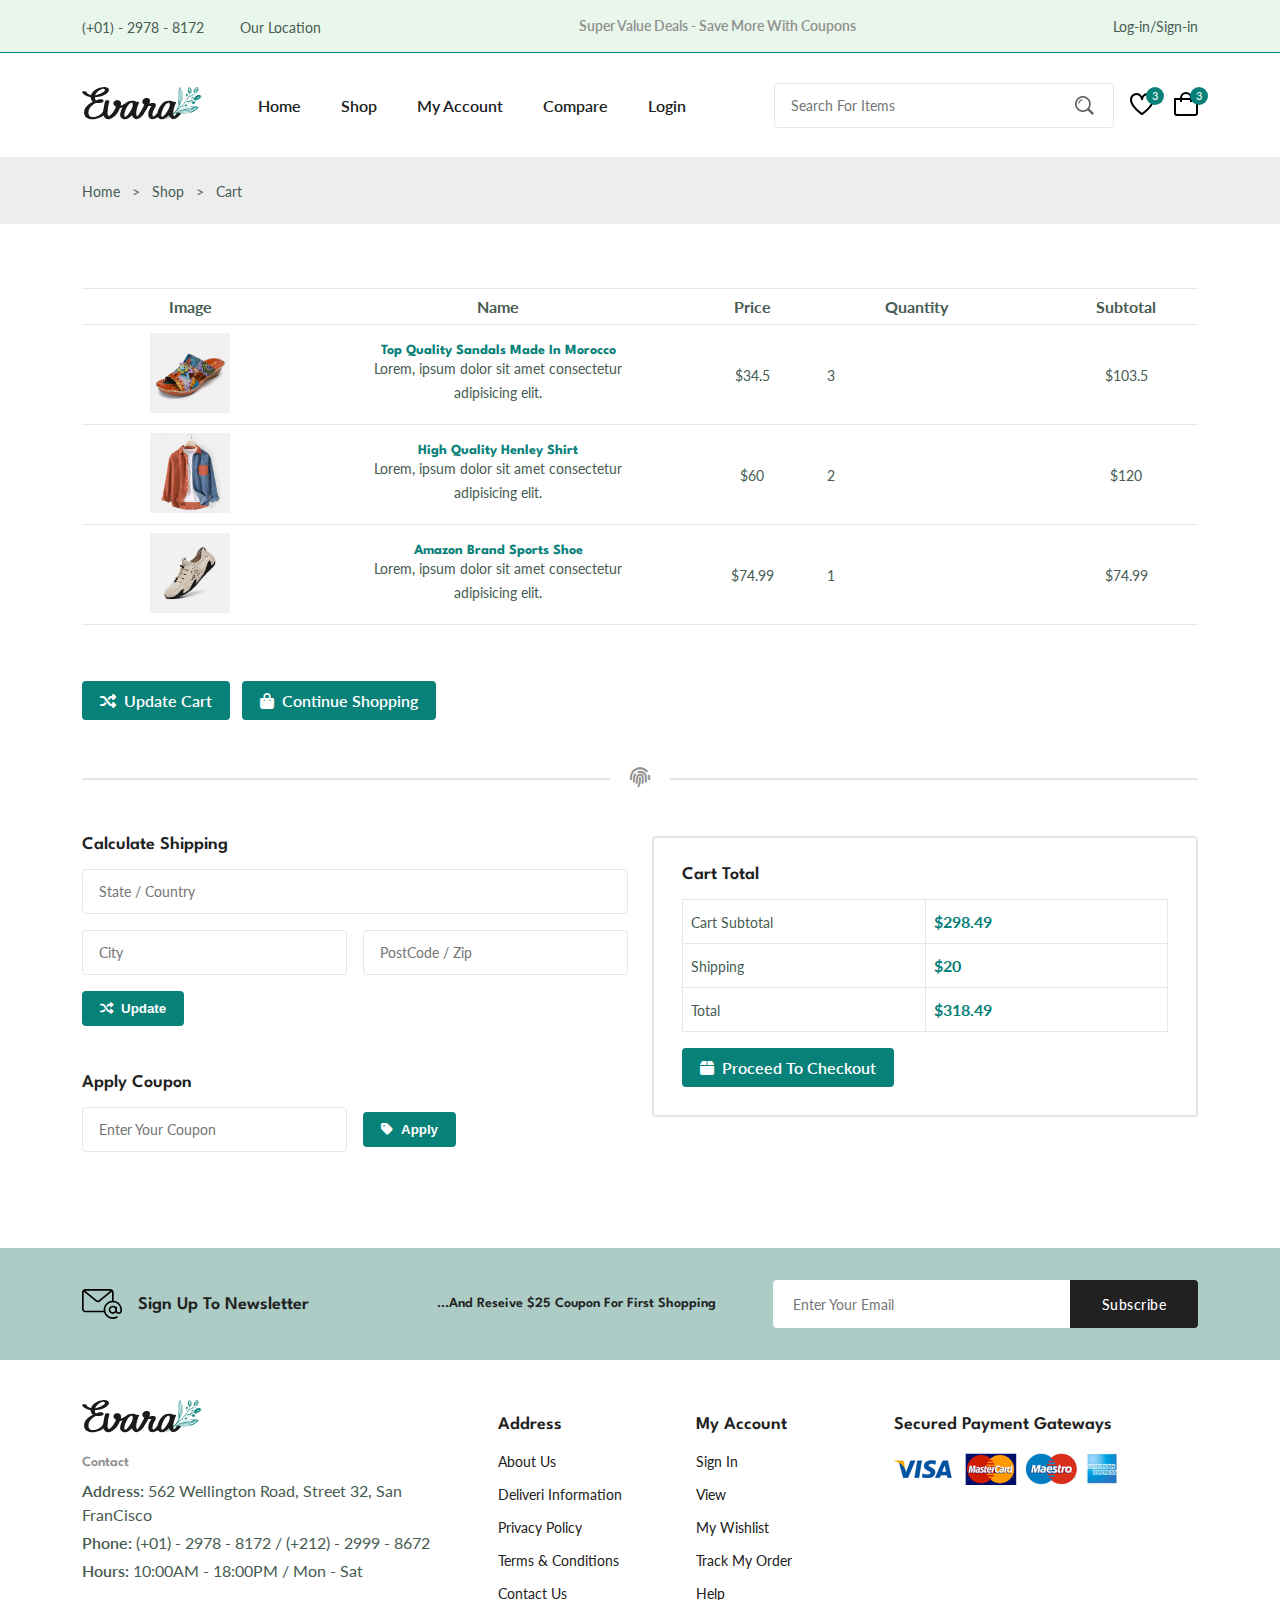
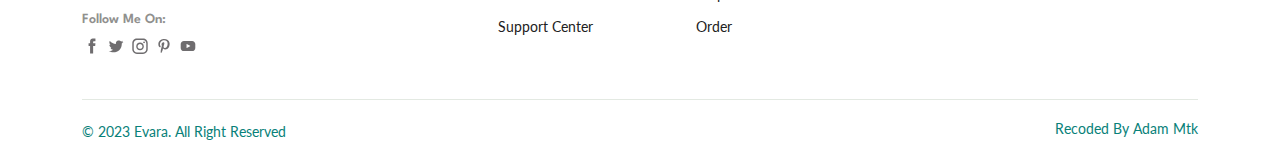
<file: cart.html>
<!DOCTYPE html>
<html lang="en">
  <head>
    <meta charset="UTF-8" />
    <meta name="viewport" content="width=device-width, initial-scale=1.0" />

    <!--=============== SWIPER CSS ===============-->
    <link
      rel="stylesheet"
      href="https://cdn.jsdelivr.net/npm/swiper@10/swiper-bundle.min.css"
    />

    <!-- ============== font Awsome =============-->
    <link rel="stylesheet" href="assets/css/all.min.css" />
    <!--=============== CSS ===============-->
    <link rel="stylesheet" href="assets/css/styles.css" />

    <title>Ecommerce Website</title>
    <link rel="icon" href="assets/img/title-icon.png" type="image/x-icon" />
    <link rel="preconnect" href="https://fonts.googleapis.com" />
    <link rel="preconnect" href="https://fonts.gstatic.com" crossorigin />
    <link
      href="https://fonts.googleapis.com/css2?family=Cairo:wght@300;400;700&family=Lato:wght@400;700&family=Spartan:wght@400;500;600;700&family=Open+Sans:wght@300;400;700;800&family=Roboto:ital,wght@0,100;0,300;0,400;0,700;0,900;1,100;1,300;1,700;1,900&family=Work+Sans:wght@200;500;600;700;800&display=swap"
      rel="stylesheet"
    />
  </head>
  <body>
    <!--=============== Header ===============-->
    <header class="header">
      <div class="header-top">
        <div class="header-container container">
          <div class="header-contact">
            <span>(+01) - 2978 - 8172</span>
            <span>Our Location</span>
          </div>
          <p class="header-alert-news">
            Super Value Deals - Save More With Coupons
          </p>
          <a href="login-register.html" class="header-top-action"
            >Log-in/Sign-in</a
          >
        </div>
      </div>
      <nav class="nav container">
        <a href="index.html" class="nav-logo">
          <img
            src="assets/img/logo.svg"
            alt="Website Logo"
            class="nav-logo-img"
          />
        </a>
        <div class="nav-menu" id="nav-menu">
          <ul class="nav-list">
            <li class="nav-item">
              <a href="index.html" class="nav-link">Home</a>
            </li>
            <li class="nav-item">
              <a href="shop.html" class="nav-link">Shop</a>
            </li>
            <li class="nav-item">
              <a href="accounts.html" class="nav-link">My Account</a>
            </li>
            <li class="nav-item">
              <a href="compare.html" class="nav-link">Compare</a>
            </li>
            <li class="nav-item">
              <a href="login-register.html" class="nav-link">Login</a>
            </li>
          </ul>
          <div class="header-search">
            <input
              type="text"
              class="form-input"
              placeholder="Search For Items"
            />
            <button class="search-button">
              <img src="assets/img/search.png" alt="search img png" />
            </button>
          </div>
        </div>
        <div class="header-user-action">
          <a href="wishlist.html" class="header-action-btn">
            <img src="assets/img/icon-heart.svg" alt="Heart Icon" />
            <span class="count">3</span>
          </a>
          <a href="cart.html" class="header-action-btn">
            <img src="assets/img/icon-cart.svg" alt="Heart Icon" />
            <span class="count">3</span>
          </a>
        </div>
      </nav>
    </header>

    <!--=============== Main ===============-->
    <main class="main">
      <!--=============== Breadcrumb ===============-->
      <section class="breadcrumb">
        <ul class="breadcrumb-list flex container">
          <li><a href="index.html" class="breadcrumb-link">Home</a></li>
          <li><span class="breadcrumb-link">></span></li>
          <li><span class="breadcrumb-link">Shop</span></li>
          <li><span class="breadcrumb-link">></span></li>
          <li><span class="breadcrumb-link">Cart</span></li>
        </ul>
      </section>

      <!--=============== CART ===============-->
      <section class="cart section-lg container">
        <div class="table-container">
          <table class="table">
            <tr>
              <th>Image</th>
              <th>Name</th>
              <th>Price</th>
              <th>Quantity</th>
              <th>Subtotal</th>
              <th>Remove</th>
            </tr>

            <tr>
              <td>
                <img
                  src="assets/img/product-10-1.jpg"
                  alt="Cart Product img"
                  class="table-img"
                />
              </td>
              <td>
                <h3 class="table-title">Top Quality Sandals Made In Morocco</h3>
                <p class="table-description">
                  Lorem, ipsum dolor sit amet consectetur adipisicing elit.
                </p>
              </td>
              <td>
                <span class="table-price">$34.5</span>
              </td>
              <td>
                <input type="number" min="1" value="3" class="table-quantity" />
              </td>
              <td><span class="table-subtotal">$103.5</span></td>
              <td><i class="fa-regular fa-trash-can table-trash"></i></td>
            </tr>
            <tr>
              <td>
                <img
                  src="assets/img/product-8-1.jpg"
                  alt="Cart Product img"
                  class="table-img"
                />
              </td>
              <td>
                <h3 class="table-title">High Quality Henley Shirt</h3>
                <p class="table-description">
                  Lorem, ipsum dolor sit amet consectetur adipisicing elit.
                </p>
              </td>
              <td>
                <span class="table-price">$60</span>
              </td>
              <td>
                <input type="number" min="1" value="2" class="table-quantity" />
              </td>
              <td><span class="table-subtotal">$120</span></td>
              <td><i class="fa-regular fa-trash-can table-trash"></i></td>
            </tr>
            <tr>
              <td>
                <img
                  src="assets/img/product-3-1.jpg"
                  alt="Cart Product img"
                  class="table-img"
                />
              </td>
              <td>
                <h3 class="table-title">Amazon Brand Sports Shoe</h3>
                <p class="table-description">
                  Lorem, ipsum dolor sit amet consectetur adipisicing elit.
                </p>
              </td>
              <td>
                <span class="table-price">$74.99</span>
              </td>
              <td>
                <input type="number" min="1" value="1" class="table-quantity" />
              </td>
              <td><span class="table-subtotal">$74.99</span></td>
              <td><i class="fa-regular fa-trash-can table-trash"></i></td>
            </tr>
          </table>
        </div>

        <div class="cart-actions">
          <a href="" class="btn flex">
            <i class="fa-solid fa-shuffle"></i> Update Cart
          </a>
          <a href="" class="btn flex">
            <i class="fa-solid fa-bag-shopping"></i> Continue Shopping
          </a>
        </div>

        <div class="divider">
          <i class="fa-solid fa-fingerprint"></i>
        </div>

        <div class="cart-group grid">
          <div>
            <div class="cart-shipping">
              <h3 class="section-title">Calculate Shipping</h3>
              <form action="" class="form grid">
                <input
                  type="text"
                  placeholder="State / Country"
                  class="form-input"
                />
                <div class="form-group grid">
                  <input type="text" placeholder="City" class="form-input" />
                  <input
                    type="text"
                    placeholder="PostCode / Zip"
                    class="form-input"
                  />
                </div>
                <div class="form-btn">
                  <button type="button" class="btn flex">
                    <i class="fa-solid fa-shuffle"></i>
                    Update
                  </button>
                </div>
              </form>
            </div>

            <div class="cart-coupon">
              <h3 class="section-title">Apply Coupon</h3>
              <form action="" class="coupon-form form grid">
                <div class="form-group grid">
                  <input
                    type="text"
                    class="form-input"
                    placeholder="Enter Your Coupon"
                  />
                  <div class="form-btn">
                    <button type="button" class="btn flex">
                      <i class="fa-solid fa-tag"></i>
                      Apply
                    </button>
                  </div>
                </div>
              </form>
            </div>
          </div>

          <div class="cart-total">
            <h3 class="section-title">Cart Total</h3>
            <table class="cart-total-table">
              <tr>
                <td><span class="cart-total-title">Cart Subtotal</span></td>
                <td><span class="cart-total-price">$298.49</span></td>
              </tr>
              <tr>
                <td><span class="cart-total-title">Shipping</span></td>
                <td><span class="cart-total-price">$20</span></td>
              </tr>
              <tr>
                <td><span class="cart-total-title">Total</span></td>
                <td><span class="cart-total-price">$318.49</span></td>
              </tr>
            </table>
            <a href="checkout.html" class="btn flex">
              <i class="fa-solid fa-box"></i> Proceed To Checkout
            </a>
          </div>
        </div>
      </section>

      <!--=============== Newsletter ===============-->
      <section class="newsletter section home-newsletter">
        <div class="newsletter-container container grid">
          <h3 class="newsletter-title flex">
            <img
              class="newsletter-icon"
              src="assets/img/icon-email.svg"
              alt="Newsletter Icon"
            />
            Sign Up To Newsletter
          </h3>
          <p class="newsletter-description">
            ...And Reseive $25 Coupon For First Shopping
          </p>
          <form action="" class="newsletter-form">
            <input
              type="email"
              class="newsletter-input"
              placeholder="Enter Your Email"
            />
            <button type="submit" class="newsletter-btn">Subscribe</button>
          </form>
        </div>
      </section>
    </main>

    <!--=============== Footer ===============-->
    <footer class="footer container">
      <div class="footer-container grid">
        <div class="footer-content">
          <a href="index.html" class="footer-logo">
            <img
              class="footer-logo-img"
              src="assets/img/logo.svg"
              alt="Main Logo"
            />
          </a>
          <h4 class="footer-subtitle">Contact</h4>
          <p class="footer-description">
            <span>Address: </span>562 Wellington Road, Street 32, San FranCisco
          </p>
          <p class="footer-description">
            <span>Phone: </span> (+01) - 2978 - 8172 / (+212) - 2999 - 8672
          </p>
          <p class="footer-description">
            <span>Hours: </span>10:00AM - 18:00PM / Mon - Sat
          </p>
          <div class="footer-social">
            <h4 class="footer-subtitle">Follow Me On:</h4>
            <div class="footer-social-links flex">
              <a href="#">
                <img
                  class="footer-social-icon"
                  src="assets/img/icon-facebook.svg"
                  alt="Social Icons"
                />
              </a>
              <a href="#">
                <img
                  class="footer-social-icon"
                  src="assets/img/icon-twitter.svg"
                  alt="Social Icons"
                />
              </a>
              <a href="#">
                <img
                  class="footer-social-icon"
                  src="assets/img/icon-instagram.svg"
                  alt="Social Icons"
                />
              </a>
              <a href="#">
                <img
                  class="footer-social-icon"
                  src="assets/img/icon-pinterest.svg"
                  alt="Social Icons"
                />
              </a>
              <a href="#">
                <img
                  class="footer-social-icon"
                  src="assets/img/icon-youtube.svg"
                  alt="Social Icons"
                />
              </a>
            </div>
          </div>
        </div>
        <div class="footer-content">
          <h3 class="footer-title">Address</h3>
          <ul class="footer-links">
            <li><a href="" class="footer-link">About Us</a></li>
            <li><a href="" class="footer-link">Deliveri Information</a></li>
            <li><a href="" class="footer-link">Privacy Policy</a></li>
            <li><a href="" class="footer-link">Terms & Conditions</a></li>
            <li><a href="" class="footer-link">Contact Us</a></li>
            <li><a href="" class="footer-link">Support Center</a></li>
          </ul>
        </div>
        <div class="footer-content">
          <h3 class="footer-title">My Account</h3>
          <ul class="footer-links">
            <li>
              <a href="login-register.html" class="footer-link">Sign In</a>
            </li>
            <li><a href="" class="footer-link">View</a></li>
            <li><a href="wishlist.html" class="footer-link">My Wishlist</a></li>
            <li><a href="" class="footer-link">Track My Order</a></li>
            <li><a href="" class="footer-link">Help</a></li>
            <li><a href="" class="footer-link">Order</a></li>
          </ul>
        </div>
        <div class="footer-content">
          <h3 class="footer-title">Secured Payment Gateways</h3>
          <img
            src="assets/img/payment-method.png"
            alt="Payment Methods"
            class="payment-img"
          />
        </div>
      </div>
      <div class="footer-bottom">
        <p class="copyright">&copy; 2023 Evara. All Right Reserved</p>
        <span class="programmer">Recoded By Adam Mtk</span>
      </div>
    </footer>
    <span class="scroll-to-top"></span>
    <!--=============== Swiper JS ===============-->
    <script src="https://cdn.jsdelivr.net/npm/swiper@10/swiper-bundle.min.js"></script>
    <!--=============== Main JS ===============-->
    <script src="assets/js/main.js"></script>
  </body>
</html>
</file>
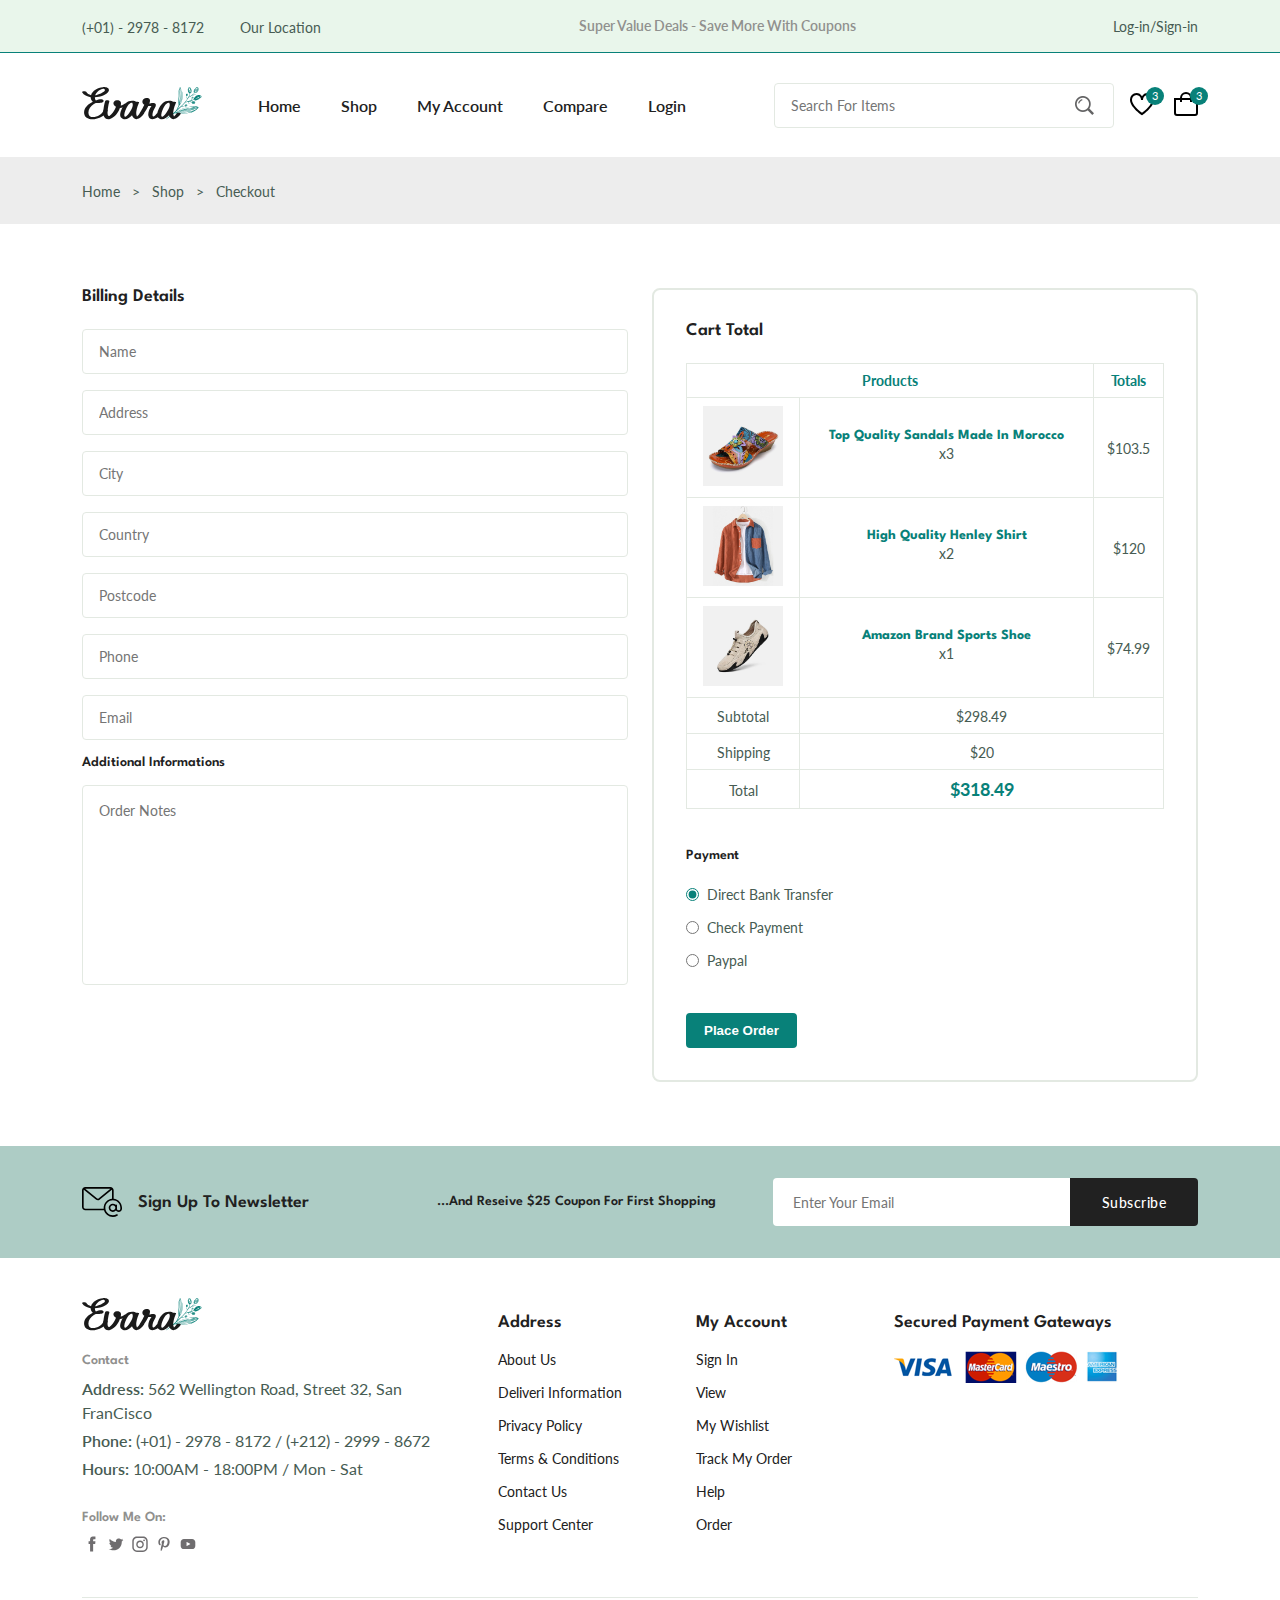
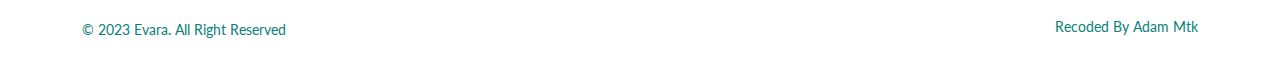
<file: checkout.html>
<!DOCTYPE html>
<html lang="en">
  <head>
    <meta charset="UTF-8" />
    <meta name="viewport" content="width=device-width, initial-scale=1.0" />

    <!--=============== SWIPER CSS ===============-->
    <link
      rel="stylesheet"
      href="https://cdn.jsdelivr.net/npm/swiper@10/swiper-bundle.min.css"
    />

    <!-- ============== font Awsome =============-->
    <link rel="stylesheet" href="assets/css/all.min.css" />
    <!--=============== CSS ===============-->
    <link rel="stylesheet" href="assets/css/styles.css" />

    <title>Ecommerce Website</title>
    <link rel="icon" href="assets/img/title-icon.png" type="image/x-icon" />
    <link rel="preconnect" href="https://fonts.googleapis.com" />
    <link rel="preconnect" href="https://fonts.gstatic.com" crossorigin />
    <link
      href="https://fonts.googleapis.com/css2?family=Cairo:wght@300;400;700&family=Lato:wght@400;700&family=Spartan:wght@400;500;600;700&family=Open+Sans:wght@300;400;700;800&family=Roboto:ital,wght@0,100;0,300;0,400;0,700;0,900;1,100;1,300;1,700;1,900&family=Work+Sans:wght@200;500;600;700;800&display=swap"
      rel="stylesheet"
    />
  </head>
  <body>
    <!--=============== Header ===============-->
    <header class="header">
      <div class="header-top">
        <div class="header-container container">
          <div class="header-contact">
            <span>(+01) - 2978 - 8172</span>
            <span>Our Location</span>
          </div>
          <p class="header-alert-news">
            Super Value Deals - Save More With Coupons
          </p>
          <a href="login-register.html" class="header-top-action"
            >Log-in/Sign-in</a
          >
        </div>
      </div>
      <nav class="nav container">
        <a href="index.html" class="nav-logo">
          <img
            src="assets/img/logo.svg"
            alt="Website Logo"
            class="nav-logo-img"
          />
        </a>
        <div class="nav-menu" id="nav-menu">
          <ul class="nav-list">
            <li class="nav-item">
              <a href="index.html" class="nav-link">Home</a>
            </li>
            <li class="nav-item">
              <a href="shop.html" class="nav-link">Shop</a>
            </li>
            <li class="nav-item">
              <a href="accounts.html" class="nav-link">My Account</a>
            </li>
            <li class="nav-item">
              <a href="compare.html" class="nav-link">Compare</a>
            </li>
            <li class="nav-item">
              <a href="login-register.html" class="nav-link">Login</a>
            </li>
          </ul>
          <div class="header-search">
            <input
              type="text"
              class="form-input"
              placeholder="Search For Items"
            />
            <button class="search-button">
              <img src="assets/img/search.png" alt="search img png" />
            </button>
          </div>
        </div>
        <div class="header-user-action">
          <a href="wishlist.html" class="header-action-btn">
            <img src="assets/img/icon-heart.svg" alt="Heart Icon" />
            <span class="count">3</span>
          </a>
          <a href="cart.html" class="header-action-btn">
            <img src="assets/img/icon-cart.svg" alt="Heart Icon" />
            <span class="count">3</span>
          </a>
        </div>
      </nav>
    </header>

    <!--=============== Main ===============-->
    <main class="main">
      <!--=============== Breadcrumb ===============-->
      <section class="breadcrumb">
        <ul class="breadcrumb-list flex container">
          <li><a href="index.html" class="breadcrumb-link">Home</a></li>
          <li><span class="breadcrumb-link">></span></li>
          <li><span class="breadcrumb-link">Shop</span></li>
          <li><span class="breadcrumb-link">></span></li>
          <li><span class="breadcrumb-link">Checkout</span></li>
        </ul>
      </section>

      <!--=============== Checkout ===============-->
      <section class="checkout section-lg">
        <div class="checkout-container container grid">
          <div class="checkout-group">
            <h3 class="section-title">Billing Details</h3>
            <form action="" class="form grid">
              <input type="text" placeholder="Name" class="form-input" />
              <input type="text" placeholder="Address" class="form-input" />
              <input type="text" placeholder="City" class="form-input" />
              <input type="text" placeholder="Country" class="form-input" />
              <input type="text" placeholder="Postcode" class="form-input" />
              <input type="text" placeholder="Phone" class="form-input" />
              <input type="email" placeholder="Email" class="form-input" />
              <h3 class="checkout-title">Additional Informations</h3>
              <textarea
                placeholder="Order Notes"
                class="form-input textarea"
              ></textarea>
            </form>
          </div>

          <div class="checkout-group">
            <h3 class="section-title">Cart Total</h3>
            <table class="order-table">
              <tr>
                <th colspan="2">Products</th>
                <th>Totals</th>
              </tr>
              <tr>
                <td>
                  <img
                    src="assets/img/product-10-1.jpg"
                    alt="Checkout img"
                    class="order-img"
                  />
                </td>

                <td>
                  <h3 class="table-title">
                    Top Quality Sandals Made In Morocco
                  </h3>
                  <p class="table-quantity">x3</p>
                </td>

                <td>
                  <span class="table-price">$103.5</span>
                </td>
              </tr>

              <tr>
                <td>
                  <img
                    src="assets/img/product-8-1.jpg"
                    alt="Checkout img"
                    class="order-img"
                  />
                </td>

                <td>
                  <h3 class="table-title">High Quality Henley Shirt</h3>
                  <p class="table-quantity">x2</p>
                </td>

                <td>
                  <span class="table-price">$120</span>
                </td>
              </tr>

              <tr>
                <td>
                  <img
                    src="assets/img/product-3-1.jpg"
                    alt="Checkout img"
                    class="order-img"
                  />
                </td>

                <td>
                  <h3 class="table-title">Amazon Brand Sports Shoe</h3>
                  <p class="table-quantity">x1</p>
                </td>

                <td>
                  <span class="table-price">$74.99</span>
                </td>
              </tr>

              <tr>
                <td><span class="order-subtitle">Subtotal</span></td>
                <td colspan="2"><span class="table-price">$298.49</span></td>
              </tr>

              <tr>
                <td><span class="order-subtitle">Shipping</span></td>
                <td colspan="2"><span class="table-price">$20</span></td>
              </tr>

              <tr>
                <td><span class="order-subtitle">Total</span></td>
                <td colspan="2"><span class="order-grand-total">$318.49</span></td>
              </tr>
            </table>
            <div class="payment-methods">
              <h3 class="checkout-title payment-title">Payment</h3>
              <div class="payment-option flex">
                <input type="radio" checked name="radio" class="payment-input" id="bank-transfer">
                <label for="bank-transfer" class="payment-label">Direct Bank Transfer</label>
              </div>
              <div class="payment-option flex">
                <input type="radio" name="radio" class="payment-input" id="check-payment">
                <label for="check-payment" class="payment-label">Check Payment</label>
              </div>
              <div class="payment-option flex">
                <input type="radio" name="radio" class="payment-input" id="paypal">
                <label for="paypal" class="payment-label">Paypal</label>
              </div>
            </div>
            <button class="btn">Place Order</button>
          </div>
        </div>
      </section>

      <!--=============== Newsletter ===============-->
      <section class="newsletter section">
        <div class="newsletter-container container grid">
          <h3 class="newsletter-title flex">
            <img
              class="newsletter-icon"
              src="assets/img/icon-email.svg"
              alt="Newsletter Icon"
            />
            Sign Up To Newsletter
          </h3>
          <p class="newsletter-description">
            ...And Reseive $25 Coupon For First Shopping
          </p>
          <form action="" class="newsletter-form">
            <input
              type="email"
              class="newsletter-input"
              placeholder="Enter Your Email"
            />
            <button type="submit" class="newsletter-btn">Subscribe</button>
          </form>
        </div>
      </section>
    </main>

    <!--=============== Footer ===============-->
    <footer class="footer container">
      <div class="footer-container grid">
        <div class="footer-content">
          <a href="index.html" class="footer-logo">
            <img
              class="footer-logo-img"
              src="assets/img/logo.svg"
              alt="Main Logo"
            />
          </a>
          <h4 class="footer-subtitle">Contact</h4>
          <p class="footer-description">
            <span>Address: </span>562 Wellington Road, Street 32, San FranCisco
          </p>
          <p class="footer-description">
            <span>Phone: </span> (+01) - 2978 - 8172 / (+212) - 2999 - 8672
          </p>
          <p class="footer-description">
            <span>Hours: </span>10:00AM - 18:00PM / Mon - Sat
          </p>
          <div class="footer-social">
            <h4 class="footer-subtitle">Follow Me On:</h4>
            <div class="footer-social-links flex">
              <a href="#">
                <img
                  class="footer-social-icon"
                  src="assets/img/icon-facebook.svg"
                  alt="Social Icons"
                />
              </a>
              <a href="#">
                <img
                  class="footer-social-icon"
                  src="assets/img/icon-twitter.svg"
                  alt="Social Icons"
                />
              </a>
              <a href="#">
                <img
                  class="footer-social-icon"
                  src="assets/img/icon-instagram.svg"
                  alt="Social Icons"
                />
              </a>
              <a href="#">
                <img
                  class="footer-social-icon"
                  src="assets/img/icon-pinterest.svg"
                  alt="Social Icons"
                />
              </a>
              <a href="#">
                <img
                  class="footer-social-icon"
                  src="assets/img/icon-youtube.svg"
                  alt="Social Icons"
                />
              </a>
            </div>
          </div>
        </div>
        <div class="footer-content">
          <h3 class="footer-title">Address</h3>
          <ul class="footer-links">
            <li><a href="" class="footer-link">About Us</a></li>
            <li><a href="" class="footer-link">Deliveri Information</a></li>
            <li><a href="" class="footer-link">Privacy Policy</a></li>
            <li><a href="" class="footer-link">Terms & Conditions</a></li>
            <li><a href="" class="footer-link">Contact Us</a></li>
            <li><a href="" class="footer-link">Support Center</a></li>
          </ul>
        </div>
        <div class="footer-content">
          <h3 class="footer-title">My Account</h3>
          <ul class="footer-links">
            <li>
              <a href="login-register.html" class="footer-link">Sign In</a>
            </li>
            <li><a href="" class="footer-link">View</a></li>
            <li><a href="wishlist.html" class="footer-link">My Wishlist</a></li>
            <li><a href="" class="footer-link">Track My Order</a></li>
            <li><a href="" class="footer-link">Help</a></li>
            <li><a href="" class="footer-link">Order</a></li>
          </ul>
        </div>
        <div class="footer-content">
          <h3 class="footer-title">Secured Payment Gateways</h3>
          <img
            src="assets/img/payment-method.png"
            alt="Payment Methods"
            class="payment-img"
          />
        </div>
      </div>
      <div class="footer-bottom">
        <p class="copyright">&copy; 2023 Evara. All Right Reserved</p>
        <span class="programmer">Recoded By Adam Mtk</span>
      </div>
    </footer>
    <span class="scroll-to-top"></span>
    <!--=============== Swiper JS ===============-->
    <script src="https://cdn.jsdelivr.net/npm/swiper@10/swiper-bundle.min.js"></script>
    <!--=============== Main JS ===============-->
    <script src="assets/js/main.js"></script>
  </body>
</html>
</file>
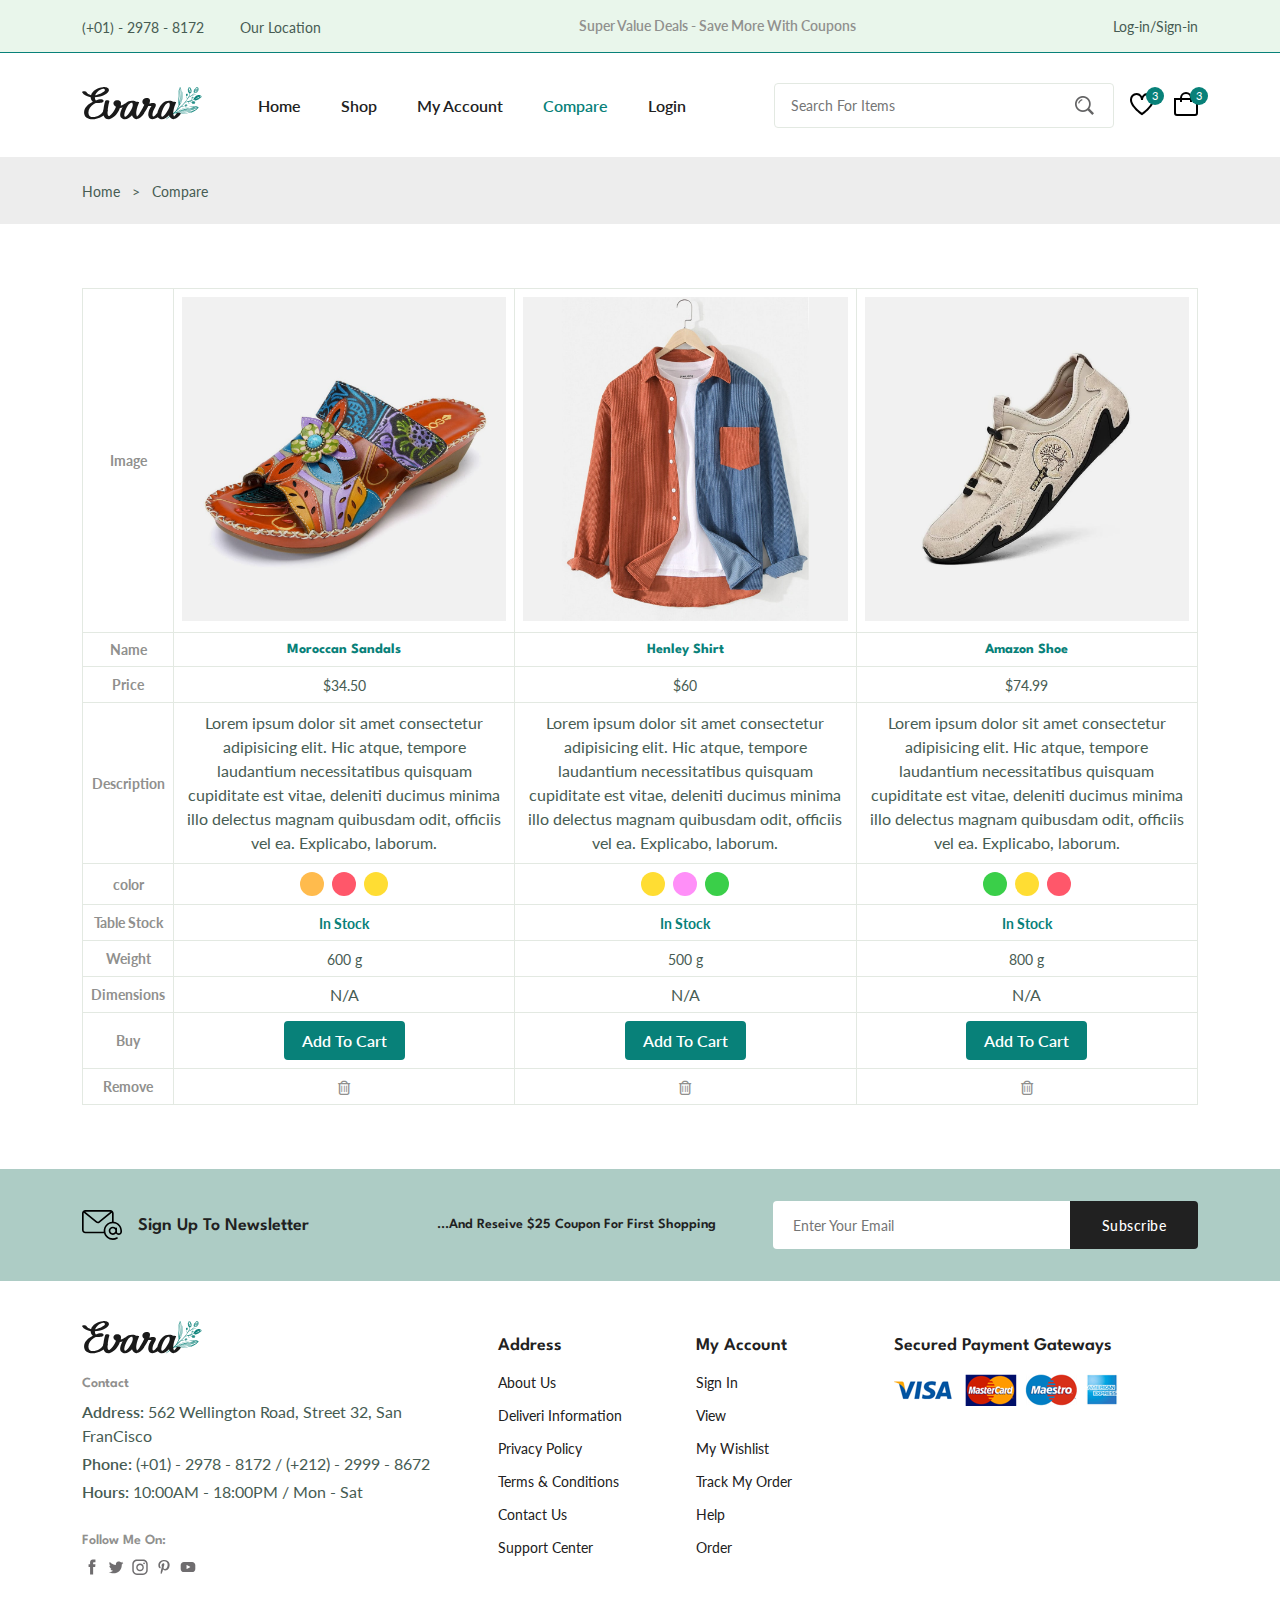
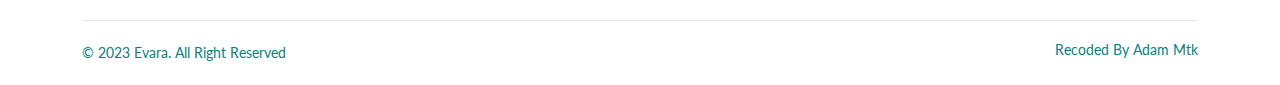
<file: compare.html>
<!DOCTYPE html>
<html lang="en">
  <head>
    <meta charset="UTF-8" />
    <meta name="viewport" content="width=device-width, initial-scale=1.0" />

    <!--=============== SWIPER CSS ===============-->
    <link
      rel="stylesheet"
      href="https://cdn.jsdelivr.net/npm/swiper@10/swiper-bundle.min.css"
    />

    <!-- ============== font Awsome =============-->
    <link rel="stylesheet" href="assets/css/all.min.css" />
    <!--=============== CSS ===============-->
    <link rel="stylesheet" href="assets/css/styles.css" />

    <title>Ecommerce Website</title>
    <link rel="icon" href="assets/img/title-icon.png" type="image/x-icon" />
    <link rel="preconnect" href="https://fonts.googleapis.com" />
    <link rel="preconnect" href="https://fonts.gstatic.com" crossorigin />
    <link
      href="https://fonts.googleapis.com/css2?family=Cairo:wght@300;400;700&family=Lato:wght@400;700&family=Spartan:wght@400;500;600;700&family=Open+Sans:wght@300;400;700;800&family=Roboto:ital,wght@0,100;0,300;0,400;0,700;0,900;1,100;1,300;1,700;1,900&family=Work+Sans:wght@200;500;600;700;800&display=swap"
      rel="stylesheet"
    />
  </head>
  <body>
    <!--=============== Header ===============-->
    <header class="header">
      <div class="header-top">
        <div class="header-container container">
          <div class="header-contact">
            <span>(+01) - 2978 - 8172</span>
            <span>Our Location</span>
          </div>
          <p class="header-alert-news">
            Super Value Deals - Save More With Coupons
          </p>
          <a href="login-register.html" class="header-top-action"
            >Log-in/Sign-in</a
          >
        </div>
      </div>
      <nav class="nav container">
        <a href="index.html" class="nav-logo">
          <img
            src="assets/img/logo.svg"
            alt="Website Logo"
            class="nav-logo-img"
          />
        </a>
        <div class="nav-menu" id="nav-menu">
          <ul class="nav-list">
            <li class="nav-item">
              <a href="index.html" class="nav-link">Home</a>
            </li>
            <li class="nav-item">
              <a href="shop.html" class="nav-link">Shop</a>
            </li>
            <li class="nav-item">
              <a href="accounts.html" class="nav-link">My Account</a>
            </li>
            <li class="nav-item">
              <a href="compare.html" class="nav-link active-link">Compare</a>
            </li>
            <li class="nav-item">
              <a href="login-register.html" class="nav-link">Login</a>
            </li>
          </ul>
          <div class="header-search">
            <input
              type="text"
              class="form-input"
              placeholder="Search For Items"
            />
            <button class="search-button">
              <img src="assets/img/search.png" alt="search img png" />
            </button>
          </div>
        </div>
        <div class="header-user-action">
          <a href="wishlist.html" class="header-action-btn">
            <img src="assets/img/icon-heart.svg" alt="Heart Icon" />
            <span class="count">3</span>
          </a>
          <a href="cart.html" class="header-action-btn">
            <img src="assets/img/icon-cart.svg" alt="Heart Icon" />
            <span class="count">3</span>
          </a>
        </div>
      </nav>
    </header>

    <!--=============== Main ===============-->
    <main class="main">
      <!--=============== Breadcrumb ===============-->
      <section class="breadcrumb">
        <ul class="breadcrumb-list flex container">
          <li><a href="index.html" class="breadcrumb-link">Home</a></li>
          <li><span class="breadcrumb-link">></span></li>
          <li><span class="breadcrumb-link">Compare</span></li>
        </ul>
      </section>

      <!--=============== Compare ===============-->
      <section class="compare container section-lg">
        <table class="compare-table">
          <tr>
            <th>Image</th>
            <td>
              <img
                src="assets/img/product-10-1.jpg"
                alt="Compare img"
                class="compare-img"
              />
            </td>
            <td>
              <img
                src="assets/img/product-8-1.jpg"
                alt="Compare img"
                class="compare-img"
              />
            </td>
            <td>
              <img
                src="assets/img/product-3-1.jpg"
                alt="Compare img"
                class="compare-img"
              />
            </td>
          </tr>

          <tr>
            <th>Name</th>
            <td><h3 class="table-title">Moroccan Sandals</h3></td>
            <td><h3 class="table-title">Henley Shirt</h3></td>
            <td><h3 class="table-title">Amazon Shoe</h3></td>
          </tr>

          <tr>
            <th>Price</th>
            <td><span class="table-price">$34.50</span></td>
            <td><span class="table-price">$60</span></td>
            <td><span class="table-price">$74.99</span></td>
          </tr>

          <tr>
            <th>Description</th>
            <td>
              <p>
                Lorem ipsum dolor sit amet consectetur adipisicing elit. Hic
                atque, tempore laudantium necessitatibus quisquam cupiditate est
                vitae, deleniti ducimus minima illo delectus magnam quibusdam
                odit, officiis vel ea. Explicabo, laborum.
              </p>
            </td>
            <td>
              <p>
                Lorem ipsum dolor sit amet consectetur adipisicing elit. Hic
                atque, tempore laudantium necessitatibus quisquam cupiditate est
                vitae, deleniti ducimus minima illo delectus magnam quibusdam
                odit, officiis vel ea. Explicabo, laborum.
              </p>
            </td>
            <td>
              <p>
                Lorem ipsum dolor sit amet consectetur adipisicing elit. Hic
                atque, tempore laudantium necessitatibus quisquam cupiditate est
                vitae, deleniti ducimus minima illo delectus magnam quibusdam
                odit, officiis vel ea. Explicabo, laborum.
              </p>
            </td>
          </tr>

          <tr>
            <th>color</th>
            <td>
              <ul class="color-list compare-colors">
                <li>
                  <a
                    href="#"
                    class="color-link"
                    style="background-color: #ffbb4d"
                  ></a>
                </li>
                <li>
                  <a
                    href="#"
                    class="color-link"
                    style="background-color: #ff576a"
                  ></a>
                </li>
                <li>
                  <a
                    href="#"
                    class="color-link"
                    style="background-color: #ffdd33"
                  ></a>
                </li>
              </ul>
            </td>
            <td>
              <ul class="color-list compare-colors">
                <li>
                  <a
                    href="#"
                    class="color-link"
                    style="background-color: #ffdd33"
                  ></a>
                </li>
                <li>
                  <a
                    href="#"
                    class="color-link"
                    style="background-color: #ff8ff8"
                  ></a>
                </li>
                <li>
                  <a
                    href="#"
                    class="color-link"
                    style="background-color: #3acf49"
                  ></a>
                </li>
              </ul>
            </td>
            <td>
              <ul class="color-list compare-colors">
                <li>
                  <a
                    href="#"
                    class="color-link"
                    style="background-color: #3acf49"
                  ></a>
                </li>
                <li>
                  <a
                    href="#"
                    class="color-link"
                    style="background-color: #ffdd33"
                  ></a>
                </li>
                <li>
                  <a
                    href="#"
                    class="color-link"
                    style="background-color: #ff576a"
                  ></a>
                </li>
              </ul>
            </td>
          </tr>

          <tr>
            <th>Table Stock</th>
            <td><span class="table-stock">In Stock</span></td>
            <td><span class="table-stock">In Stock</span></td>
            <td><span class="table-stock">In Stock</span></td>
          </tr>

          <tr>
            <th>Weight</th>
            <td><span class="table-weight">600 g</span></td>
            <td><span class="table-weight">500 g</span></td>
            <td><span class="table-weight">800 g</span></td>
          </tr>

          <tr>
            <th>Dimensions</th>
            <td><span class="table-dimensions">N/A</span></td>
            <td><span class="table-dimensions">N/A</span></td>
            <td><span class="table-dimensions">N/A</span></td>
          </tr>

          <tr>
            <th>Buy</th>
            <td><a href="cart.html" class="btn">Add To Cart</a></td>
            <td><a href="cart.html" class="btn">Add To Cart</a></td>
            <td><a href="cart.html" class="btn">Add To Cart</a></td>
          </tr>

          <tr>
            <th>Remove</th>
            <td><i class="fa-regular fa-trash-can table-trash"></i></td>
            <td><i class="fa-regular fa-trash-can table-trash"></i></td>
            <td><i class="fa-regular fa-trash-can table-trash"></i></td>
          </tr>
        </table>
      </section>

      <!--=============== Newsletter ===============-->
      <section class="newsletter section">
        <div class="newsletter-container container grid">
          <h3 class="newsletter-title flex">
            <img
              class="newsletter-icon"
              src="assets/img/icon-email.svg"
              alt="Newsletter Icon"
            />
            Sign Up To Newsletter
          </h3>
          <p class="newsletter-description">
            ...And Reseive $25 Coupon For First Shopping
          </p>
          <form action="" class="newsletter-form">
            <input
              type="email"
              class="newsletter-input"
              placeholder="Enter Your Email"
            />
            <button type="submit" class="newsletter-btn">Subscribe</button>
          </form>
        </div>
      </section>
    </main>

    <!--=============== Footer ===============-->
    <footer class="footer container">
      <div class="footer-container grid">
        <div class="footer-content">
          <a href="index.html" class="footer-logo">
            <img
              class="footer-logo-img"
              src="assets/img/logo.svg"
              alt="Main Logo"
            />
          </a>
          <h4 class="footer-subtitle">Contact</h4>
          <p class="footer-description">
            <span>Address: </span>562 Wellington Road, Street 32, San FranCisco
          </p>
          <p class="footer-description">
            <span>Phone: </span> (+01) - 2978 - 8172 / (+212) - 2999 - 8672
          </p>
          <p class="footer-description">
            <span>Hours: </span>10:00AM - 18:00PM / Mon - Sat
          </p>
          <div class="footer-social">
            <h4 class="footer-subtitle">Follow Me On:</h4>
            <div class="footer-social-links flex">
              <a href="#">
                <img
                  class="footer-social-icon"
                  src="assets/img/icon-facebook.svg"
                  alt="Social Icons"
                />
              </a>
              <a href="#">
                <img
                  class="footer-social-icon"
                  src="assets/img/icon-twitter.svg"
                  alt="Social Icons"
                />
              </a>
              <a href="#">
                <img
                  class="footer-social-icon"
                  src="assets/img/icon-instagram.svg"
                  alt="Social Icons"
                />
              </a>
              <a href="#">
                <img
                  class="footer-social-icon"
                  src="assets/img/icon-pinterest.svg"
                  alt="Social Icons"
                />
              </a>
              <a href="#">
                <img
                  class="footer-social-icon"
                  src="assets/img/icon-youtube.svg"
                  alt="Social Icons"
                />
              </a>
            </div>
          </div>
        </div>
        <div class="footer-content">
          <h3 class="footer-title">Address</h3>
          <ul class="footer-links">
            <li><a href="" class="footer-link">About Us</a></li>
            <li><a href="" class="footer-link">Deliveri Information</a></li>
            <li><a href="" class="footer-link">Privacy Policy</a></li>
            <li><a href="" class="footer-link">Terms & Conditions</a></li>
            <li><a href="" class="footer-link">Contact Us</a></li>
            <li><a href="" class="footer-link">Support Center</a></li>
          </ul>
        </div>
        <div class="footer-content">
          <h3 class="footer-title">My Account</h3>
          <ul class="footer-links">
            <li>
              <a href="login-register.html" class="footer-link">Sign In</a>
            </li>
            <li><a href="" class="footer-link">View</a></li>
            <li><a href="wishlist.html" class="footer-link">My Wishlist</a></li>
            <li><a href="" class="footer-link">Track My Order</a></li>
            <li><a href="" class="footer-link">Help</a></li>
            <li><a href="" class="footer-link">Order</a></li>
          </ul>
        </div>
        <div class="footer-content">
          <h3 class="footer-title">Secured Payment Gateways</h3>
          <img
            src="assets/img/payment-method.png"
            alt="Payment Methods"
            class="payment-img"
          />
        </div>
      </div>
      <div class="footer-bottom">
        <p class="copyright">&copy; 2023 Evara. All Right Reserved</p>
        <span class="programmer">Recoded By Adam Mtk</span>
      </div>
    </footer>
    <span class="scroll-to-top"></span>
    <!--=============== Swiper JS ===============-->
    <script src="https://cdn.jsdelivr.net/npm/swiper@10/swiper-bundle.min.js"></script>
    <!--=============== Main JS ===============-->
    <script src="assets/js/main.js"></script>
  </body>
</html>
</file>
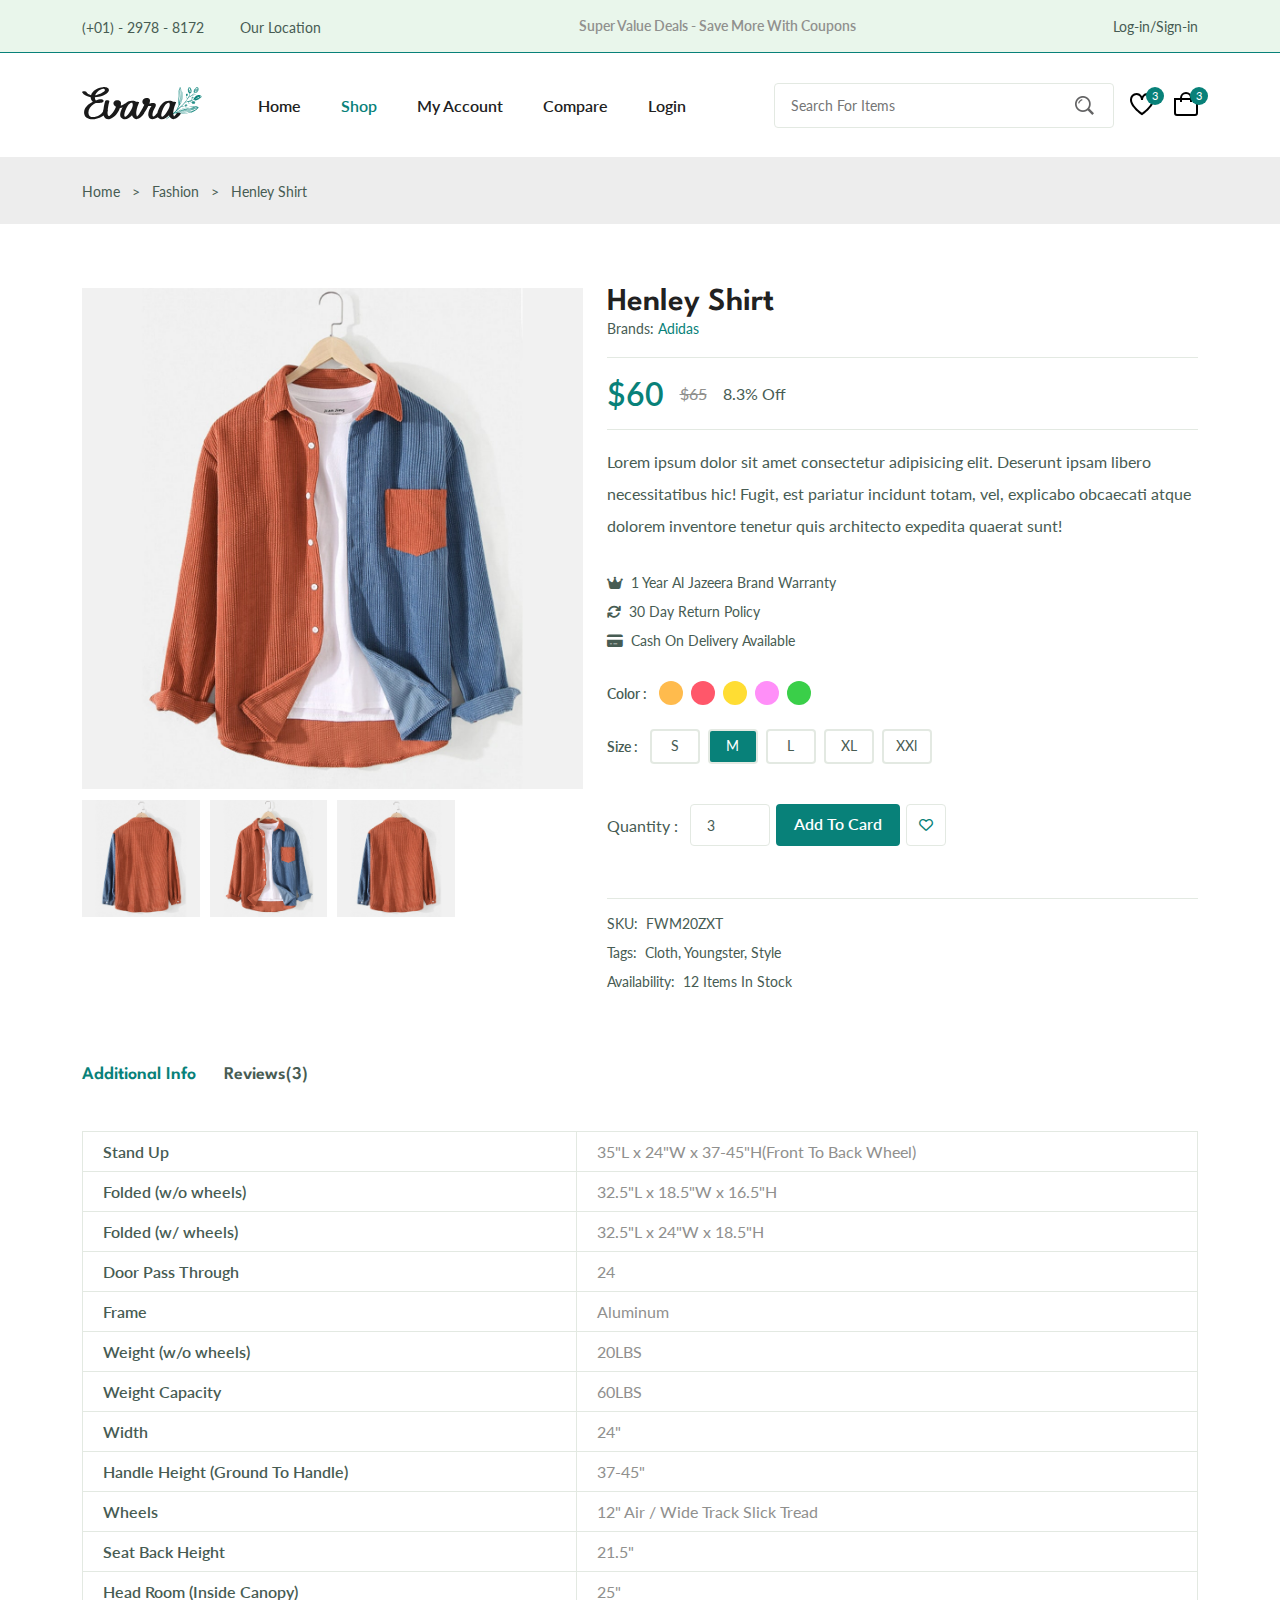
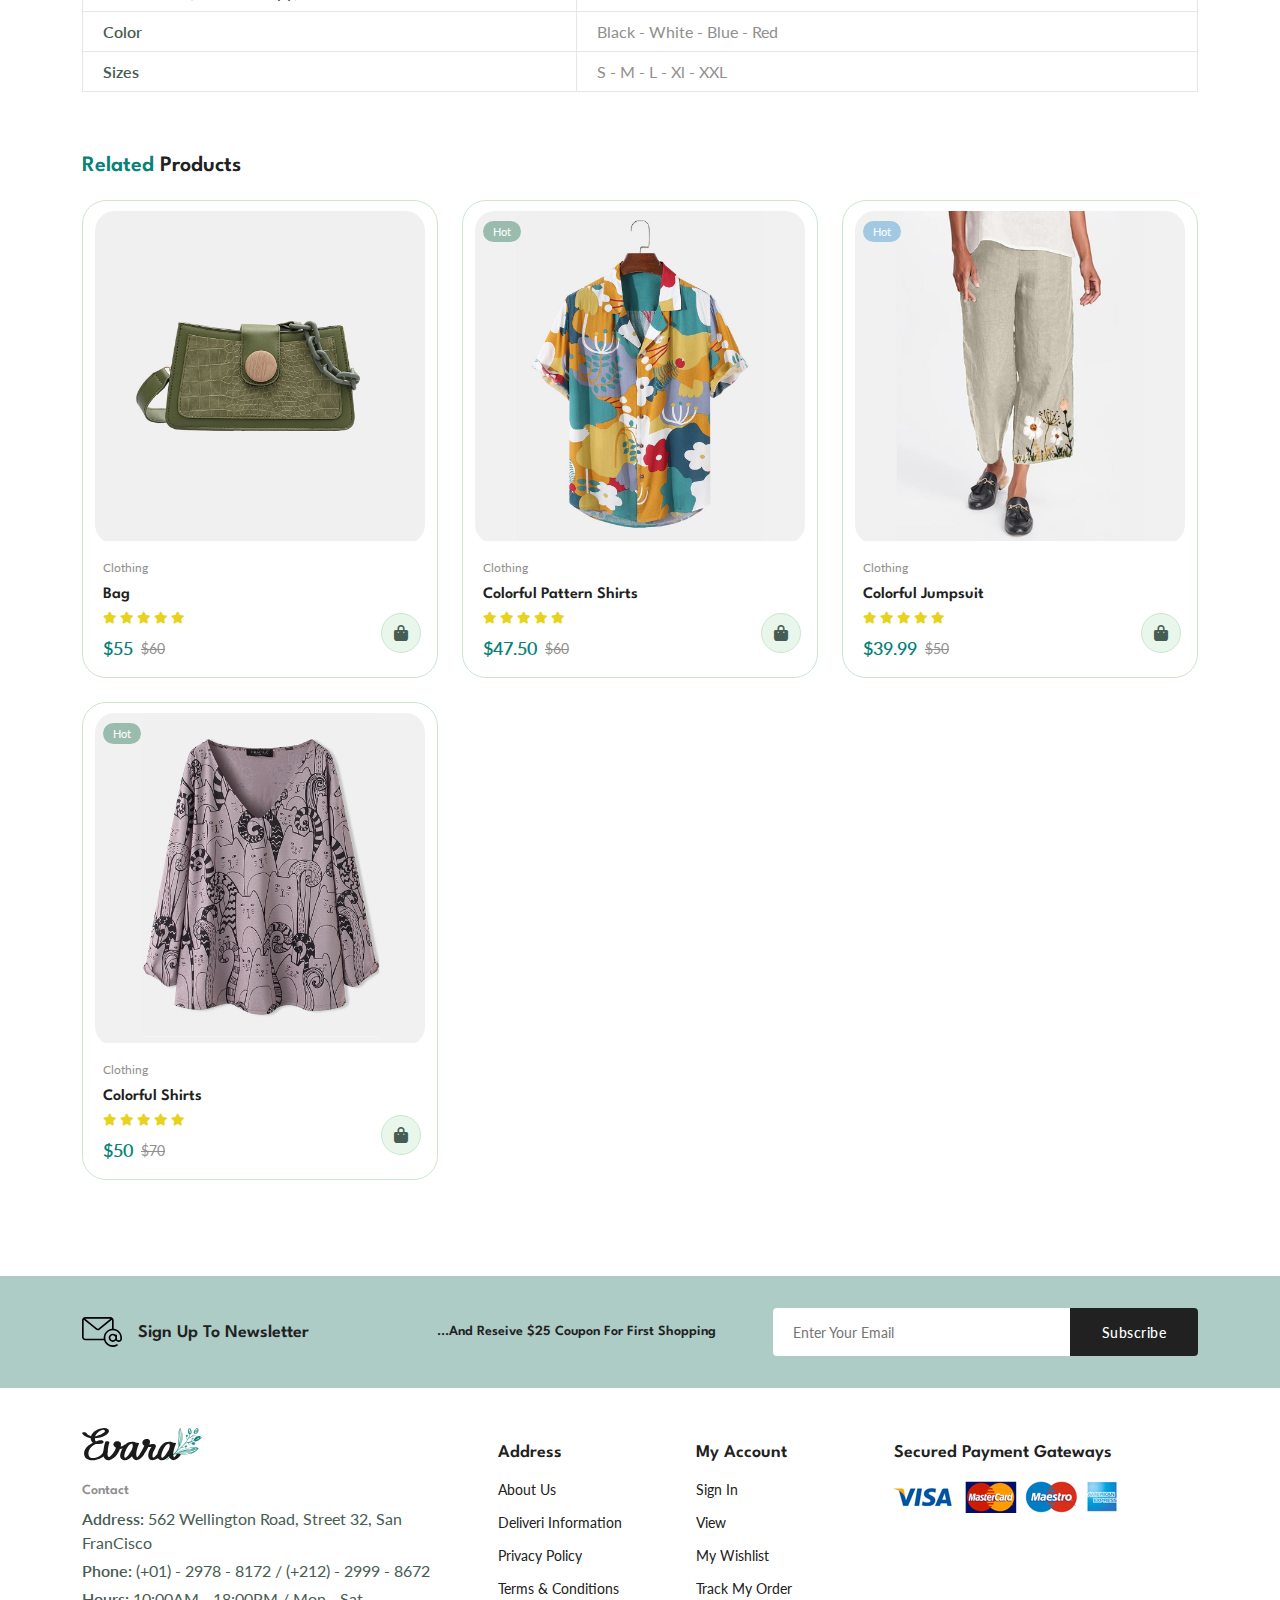
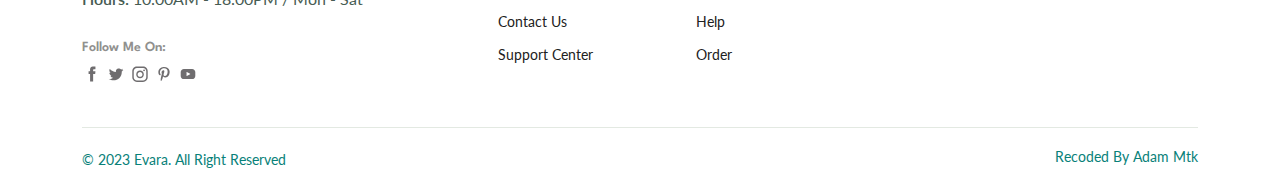
<file: details.html>
<!DOCTYPE html>
<html lang="en">
  <head>
    <meta charset="UTF-8" />
    <meta name="viewport" content="width=device-width, initial-scale=1.0" />

    <!--=============== SWIPER CSS ===============-->
    <link
      rel="stylesheet"
      href="https://cdn.jsdelivr.net/npm/swiper@10/swiper-bundle.min.css"
    />

    <!-- ============== font Awsome =============-->
    <link rel="stylesheet" href="assets/css/all.min.css" />
    <!--=============== CSS ===============-->
    <link rel="stylesheet" href="assets/css/styles.css" />

    <title>Ecommerce Website</title>
    <link rel="icon" href="assets/img/title-icon.png" type="image/x-icon" />
    <link rel="preconnect" href="https://fonts.googleapis.com" />
    <link rel="preconnect" href="https://fonts.gstatic.com" crossorigin />
    <link
      href="https://fonts.googleapis.com/css2?family=Cairo:wght@300;400;700&family=Lato:wght@400;700&family=Spartan:wght@400;500;600;700&family=Open+Sans:wght@300;400;700;800&family=Roboto:ital,wght@0,100;0,300;0,400;0,700;0,900;1,100;1,300;1,700;1,900&family=Work+Sans:wght@200;500;600;700;800&display=swap"
      rel="stylesheet"
    />
  </head>
  <body>
    <!--=============== Header ===============-->
    <header class="header">
      <div class="header-top">
        <div class="header-container container">
          <div class="header-contact">
            <span>(+01) - 2978 - 8172</span>
            <span>Our Location</span>
          </div>
          <p class="header-alert-news">
            Super Value Deals - Save More With Coupons
          </p>
          <a href="login-register.html" class="header-top-action"
            >Log-in/Sign-in</a
          >
        </div>
      </div>
      <nav class="nav container">
        <a href="index.html" class="nav-logo">
          <img
            src="assets/img/logo.svg"
            alt="Website Logo"
            class="nav-logo-img"
          />
        </a>
        <div class="nav-menu" id="nav-menu">
          <ul class="nav-list">
            <li class="nav-item">
              <a href="index.html" class="nav-link">Home</a>
            </li>
            <li class="nav-item">
              <a href="shop.html" class="nav-link active-link">Shop</a>
            </li>
            <li class="nav-item">
              <a href="accounts.html" class="nav-link">My Account</a>
            </li>
            <li class="nav-item">
              <a href="compare.html" class="nav-link">Compare</a>
            </li>
            <li class="nav-item">
              <a href="login-register.html" class="nav-link">Login</a>
            </li>
          </ul>
          <div class="header-search">
            <input
              type="text"
              class="form-input"
              placeholder="Search For Items"
            />
            <button class="search-button">
              <img src="assets/img/search.png" alt="search img png" />
            </button>
          </div>
        </div>
        <div class="header-user-action">
          <a href="wishlist.html" class="header-action-btn">
            <img src="assets/img/icon-heart.svg" alt="Heart Icon" />
            <span class="count">3</span>
          </a>
          <a href="cart.html" class="header-action-btn">
            <img src="assets/img/icon-cart.svg" alt="Heart Icon" />
            <span class="count">3</span>
          </a>
        </div>
      </nav>
    </header>

    <!--=============== Main ===============-->
    <main class="main">
      <!--=============== Breadcrumb ===============-->
      <section class="breadcrumb">
        <ul class="breadcrumb-list flex container">
          <li><a href="index.html" class="breadcrumb-link">Home</a></li>
          <li><span class="breadcrumb-link">></span></li>
          <li><span class="breadcrumb-link">Fashion</span></li>
          <li><span class="breadcrumb-link">></span></li>
          <li><span class="breadcrumb-link">Henley Shirt</span></li>
        </ul>
      </section>

      <!--=============== Details ===============-->
      <section class="details section-lg">
        <div class="details-container container grid">
          <div class="details-group">
            <img
              src="assets/img/product-8-1.jpg"
              alt="Details Product Img"
              class="details-img"
            />
            <div class="details-small-images grid">
              <img
                src="assets/img/product-8-2.jpg"
                alt="Details Product Img"
                class="details-small-img"
              />
              <img
                src="assets/img/product-8-1.jpg"
                alt="Details Product Img"
                class="details-small-img"
              />
              <img
                src="assets/img/product-8-2.jpg"
                alt="Details Product Img"
                class="details-small-img"
              />
            </div>
          </div>

          <div class="details-group">
            <h3 class="details-title">Henley Shirt</h3>
            <p class="details-brand">Brands: <span>Adidas</span></p>
            <div class="details-price flex">
              <span class="new-price">$60</span>
              <span class="old-price">$65</span>
              <span class="save-price">8.3% Off</span>
            </div>
            <p class="short-description">
              Lorem ipsum dolor sit amet consectetur adipisicing elit. Deserunt
              ipsam libero necessitatibus hic! Fugit, est pariatur incidunt
              totam, vel, explicabo obcaecati atque dolorem inventore tenetur
              quis architecto expedita quaerat sunt!
            </p>
            <ul class="product-list">
              <li class="list-item flex">
                <i class="fa-solid fa-crown"></i> 1 Year Al Jazeera Brand
                Warranty
              </li>
              <li class="list-item flex">
                <i class="fa-solid fa-refresh"></i> 30 Day Return Policy
              </li>
              <li class="list-item flex">
                <i class="fa-solid fa-credit-card"></i> Cash On Delivery
                Available
              </li>
            </ul>
            <div class="details-color flex">
              <span class="details-color-title">Color :</span>
              <ul class="color-list">
                <li>
                  <a
                    href="#"
                    class="color-link"
                    style="background-color: #ffbb4d"
                  ></a>
                </li>
                <li>
                  <a
                    href="#"
                    class="color-link"
                    style="background-color: #ff576a"
                  ></a>
                </li>
                <li>
                  <a
                    href="#"
                    class="color-link"
                    style="background-color: #ffdd33"
                  ></a>
                </li>
                <li>
                  <a
                    href="#"
                    class="color-link"
                    style="background-color: #ff8ff8"
                  ></a>
                </li>
                <li>
                  <a
                    href="#"
                    class="color-link"
                    style="background-color: #3acf49"
                  ></a>
                </li>
              </ul>
            </div>
            <div class="details-size flex">
              <span class="details-size-title">Size :</span>
              <ul class="size-list">
                <li class="size-link">S</li>
                <li class="size-link size-active">M</li>
                <li class="size-link">L</li>
                <li class="size-link">XL</li>
                <li class="size-link">XXl</li>
              </ul>
            </div>
            <div class="details-action">
              <div class="item-quantity">
                <label for="quantity">Quantity :</label>
                <input
                  type="number"
                  min="1"
                  id="quantity"
                  class="quantity"
                  value="3"
                />
              </div>
              <a href="#" class="btn">Add To Card</a>
              <span class="details-action-btn">
                <i class="fa-regular fa-heart"></i>
              </span>
            </div>
            <ul class="details-meta">
              <li class="meta-list flex"><span>SKU:</span> FWM20ZXT</li>
              <li class="meta-list flex">
                <span>Tags:</span> Cloth, Youngster, Style
              </li>
              <li class="meta-list flex">
                <span>Availability:</span> 12 Items In Stock
              </li>
            </ul>
          </div>
        </div>
      </section>

      <!--=============== Details Tab ===============-->
      <section class="details-tab container">
        <div class="detail-tabs">
          <span class="detail-tab active-tab" data-target="#info"
            >Additional Info</span
          >
          <span class="detail-tab" data-target="#reviews">Reviews(3)</span>
        </div>

        <div class="details-tabs-content">
          <div class="details-tab-content active-tab" content id="info">
            <table class="info-table">
              <tr>
                <th>Stand Up</th>
                <td>35"L x 24"W x 37-45"H(Front To Back Wheel)</td>
              </tr>
              <tr>
                <th>Folded (w/o wheels)</th>
                <td>32.5"L x 18.5"W x 16.5"H</td>
              </tr>
              <tr>
                <th>Folded (w/ wheels)</th>
                <td>32.5"L x 24"W x 18.5"H</td>
              </tr>
              <tr>
                <th>Door Pass Through</th>
                <td>24</td>
              </tr>
              <tr>
                <th>Frame</th>
                <td>Aluminum</td>
              </tr>
              <tr>
                <th>Weight (w/o wheels)</th>
                <td>20LBS</td>
              </tr>
              <tr>
                <th>Weight Capacity</th>
                <td>60LBS</td>
              </tr>
              <tr>
                <th>Width</th>
                <td>24"</td>
              </tr>
              <tr>
                <th>Handle Height (Ground To Handle)</th>
                <td>37-45"</td>
              </tr>
              <tr>
                <th>Wheels</th>
                <td>12" Air / Wide Track Slick Tread</td>
              </tr>
              <tr>
                <th>Seat Back Height</th>
                <td>21.5"</td>
              </tr>
              <tr>
                <th>Head Room (Inside Canopy)</th>
                <td>25"</td>
              </tr>
              <tr>
                <th>Color</th>
                <td>Black - White - Blue - Red</td>
              </tr>
              <tr>
                <th>Sizes</th>
                <td>S - M - L - Xl - XXL</td>
              </tr>
            </table>
          </div>

          <div class="details-tab-content" content id="reviews">
            <div class="reviews-container grid">
              <div class="review-single">
                <div>
                  <img
                    src="assets/img/avatar-1.jpg"
                    alt="review img"
                    class="review-img"
                  />
                  <h4 class="review-title">Katsumi</h4>
                </div>
                <div class="review-data">
                  <div class="review-rating">
                    <i class="fa-solid fa-star"></i>
                    <i class="fa-solid fa-star"></i>
                    <i class="fa-solid fa-star"></i>
                    <i class="fa-solid fa-star"></i>
                    <i class="fa-solid fa-star"></i>
                  </div>
                  <p class="review-description">
                    Thank you very fast shipping from poland only 3 days
                  </p>
                  <span class="review-date">May 4, 2022 at 00:17 AM</span>
                </div>
              </div>
              <div class="review-single">
                <div>
                  <img
                    src="assets/img/avatar-2.jpg"
                    alt="review img"
                    class="review-img"
                  />
                  <h4 class="review-title">Nobara</h4>
                </div>
                <div class="review-data">
                  <div class="review-rating">
                    <i class="fa-solid fa-star"></i>
                    <i class="fa-solid fa-star"></i>
                    <i class="fa-solid fa-star"></i>
                    <i class="fa-solid fa-star"></i>
                    <i class="fa-regular fa-star"></i>
                  </div>
                  <p class="review-description">Great Price For That Quality</p>
                  <span class="review-date">December 12, 2022 at 21.30 PM</span>
                </div>
              </div>
              <div class="review-single">
                <div>
                  <img
                    src="assets/img/avatar-3.jpg"
                    alt="review img"
                    class="review-img"
                  />
                  <h4 class="review-title">Yujiro</h4>
                </div>
                <div class="review-data">
                  <div class="review-rating">
                    <i class="fa-solid fa-star"></i>
                    <i class="fa-solid fa-star"></i>
                    <i class="fa-solid fa-star"></i>
                    <i class="fa-solid fa-star"></i>
                    <i class="fa-solid fa-star"></i>
                  </div>
                  <p class="review-description">
                    Authentic andd beautiful, Love these way more then expected
                  </p>
                  <span class="review-date">January 22, 2023 at 04:12 AM</span>
                </div>
              </div>
            </div>

            <div class="review-form">
              <div class="review-form-title">Add a Review</div>
              <div class="rate-product">
                <i class="fa-regular fa-star"></i>
                <i class="fa-regular fa-star"></i>
                <i class="fa-regular fa-star"></i>
                <i class="fa-regular fa-star"></i>
                <i class="fa-regular fa-star"></i>
              </div>
              <form action="" class="form grid">
                <textarea
                  class="form-input textarea"
                  placeholder="Write Your Comment"
                ></textarea>
                <div class="form-group grid">
                  <input class="form-input" type="text" placeholder="Name">
                  <input class="form-input" type="email" placeholder="E-mail">
                </div>
                <div class="form-btn">
                  <button class="btn">Submit Review</button>
                </div>
              </form>
            </div>
          </div>
        </div>
      </section>

      <!--=============== Products ===============-->
      <section class="products container section-lg">
        <h3 class="section-title"><span>Related</span> Products</h3>

        <div class="products-container grid">
          <div class="product-item">
            <div class="product-banner">
              <a href="details.html" class="product-images">
                <img
                  src="assets/img/product-13-1.jpg"
                  class="product-img default"
                  alt="Product Img"
                />
                <img
                  src="assets/img/product-13-2.jpg"
                  class="product-img hover"
                  alt="Product Img"
                />
              </a>
              <div class="product-actions">
                <a href="#" class="action-btn" aria-label="Quick View">
                  <i class="fa-regular fa-eye"></i>
                </a>
                <a href="#" class="action-btn" aria-label="Add To Wishlist">
                  <i class="fa-regular fa-heart"></i>
                </a>
                <a href="#" class="action-btn" aria-label="Compare">
                  <i class="fa-solid fa-shuffle"></i>
                </a>
              </div>
            </div>
            <div class="product-content">
              <span class="product-category">Clothing</span>
              <a href="details.html">
                <h3 class="product-title">Bag</h3>
              </a>
              <div class="product-rating">
                <i class="fa-solid fa-star"></i>
                <i class="fa-solid fa-star"></i>
                <i class="fa-solid fa-star"></i>
                <i class="fa-solid fa-star"></i>
                <i class="fa-solid fa-star"></i>
              </div>
              <div class="product-price flex">
                <span class="new-price">$55</span>
                <span class="old-price">$60</span>
              </div>
              <a
                href="#"
                class="action-btn cart-btn"
                aria-label="Add To Cart"
              >
                <i class="fa-solid fa-bag-shopping"></i>
              </a>
            </div>
          </div>
          <div class="product-item">
            <div class="product-banner">
              <a href="details.html" class="product-images">
                <img
                  src="assets/img/product-2-1.jpg"
                  class="product-img default"
                  alt="Product Img"
                />
                <img
                  src="assets/img/product-2-2.jpg"
                  class="product-img hover"
                  alt="Product Img"
                />
              </a>
              <div class="product-actions">
                <a href="#" class="action-btn" aria-label="Quick View">
                  <i class="fa-regular fa-eye"></i>
                </a>
                <a href="#" class="action-btn" aria-label="Add To Wishlist">
                  <i class="fa-regular fa-heart"></i>
                </a>
                <a href="#" class="action-btn" aria-label="Compare">
                  <i class="fa-solid fa-shuffle"></i>
                </a>
              </div>
              <div class="product-badge light-green">Hot</div>
            </div>
            <div class="product-content">
              <span class="product-category">Clothing</span>
              <a href="details.html">
                <h3 class="product-title">Colorful Pattern Shirts</h3>
              </a>
              <div class="product-rating">
                <i class="fa-solid fa-star"></i>
                <i class="fa-solid fa-star"></i>
                <i class="fa-solid fa-star"></i>
                <i class="fa-solid fa-star"></i>
                <i class="fa-solid fa-star"></i>
              </div>
              <div class="product-price flex">
                <span class="new-price">$47.50</span>
                <span class="old-price">$60</span>
              </div>
              <a
                href="#"
                class="action-btn cart-btn"
                aria-label="Add To Cart"
              >
                <i class="fa-solid fa-bag-shopping"></i>
              </a>
            </div>
          </div>
          <div class="product-item">
            <div class="product-banner">
              <a href="details.html" class="product-images">
                <img
                  src="assets/img/product-4-1.jpg"
                  class="product-img default"
                  alt="Product Img"
                />
                <img
                  src="assets/img/product-4-2.jpg"
                  class="product-img hover"
                  alt="Product Img"
                />
              </a>
              <div class="product-actions">
                <a href="#" class="action-btn" aria-label="Quick View">
                  <i class="fa-regular fa-eye"></i>
                </a>
                <a href="#" class="action-btn" aria-label="Add To Wishlist">
                  <i class="fa-regular fa-heart"></i>
                </a>
                <a href="#" class="action-btn" aria-label="Compare">
                  <i class="fa-solid fa-shuffle"></i>
                </a>
              </div>
              <div class="product-badge light-blue">Hot</div>
            </div>
            <div class="product-content">
              <span class="product-category">Clothing</span>
              <a href="details.html">
                <h3 class="product-title">Colorful Jumpsuit</h3>
              </a>
              <div class="product-rating">
                <i class="fa-solid fa-star"></i>
                <i class="fa-solid fa-star"></i>
                <i class="fa-solid fa-star"></i>
                <i class="fa-solid fa-star"></i>
                <i class="fa-solid fa-star"></i>
              </div>
              <div class="product-price flex">
                <span class="new-price">$39.99</span>
                <span class="old-price">$50</span>
              </div>
              <a
                href="#"
                class="action-btn cart-btn"
                aria-label="Add To Cart"
              >
                <i class="fa-solid fa-bag-shopping"></i>
              </a>
            </div>
          </div>
          <div class="product-item">
            <div class="product-banner">
              <a href="details.html" class="product-images">
                <img
                  src="assets/img/product-7-1.jpg"
                  class="product-img default"
                  alt="Product Img"
                />
                <img
                  src="assets/img/product-7-2.jpg"
                  class="product-img hover"
                  alt="Product Img"
                />
              </a>
              <div class="product-actions">
                <a href="#" class="action-btn" aria-label="Quick View">
                  <i class="fa-regular fa-eye"></i>
                </a>
                <a href="#" class="action-btn" aria-label="Add To Wishlist">
                  <i class="fa-regular fa-heart"></i>
                </a>
                <a href="#" class="action-btn" aria-label="Compare">
                  <i class="fa-solid fa-shuffle"></i>
                </a>
              </div>
              <div class="product-badge light-green">Hot</div>
            </div>
            <div class="product-content">
              <span class="product-category">Clothing</span>
              <a href="details.html">
                <h3 class="product-title">Colorful Shirts</h3>
              </a>
              <div class="product-rating">
                <i class="fa-solid fa-star"></i>
                <i class="fa-solid fa-star"></i>
                <i class="fa-solid fa-star"></i>
                <i class="fa-solid fa-star"></i>
                <i class="fa-solid fa-star"></i>
              </div>
              <div class="product-price flex">
                <span class="new-price">$50</span>
                <span class="old-price">$70</span>
              </div>
              <a
                href="#"
                class="action-btn cart-btn"
                aria-label="Add To Cart"
              >
                <i class="fa-solid fa-bag-shopping"></i>
              </a>
            </div>
          </div>
        </div>
      </section>

      <!--=============== Newsletter ===============-->
      <section class="newsletter section home-newsletter">
        <div class="newsletter-container container grid">
          <h3 class="newsletter-title flex">
            <img
              class="newsletter-icon"
              src="assets/img/icon-email.svg"
              alt="Newsletter Icon"
            />
            Sign Up To Newsletter
          </h3>
          <p class="newsletter-description">
            ...And Reseive $25 Coupon For First Shopping
          </p>
          <form action="" class="newsletter-form">
            <input
              type="email"
              class="newsletter-input"
              placeholder="Enter Your Email"
            />
            <button type="submit" class="newsletter-btn">Subscribe</button>
          </form>
        </div>
      </section>
    </main>

    <!--=============== Footer ===============-->
    <footer class="footer container">
      <div class="footer-container grid">
        <div class="footer-content">
          <a href="index.html" class="footer-logo">
            <img
              class="footer-logo-img"
              src="assets/img/logo.svg"
              alt="Main Logo"
            />
          </a>
          <h4 class="footer-subtitle">Contact</h4>
          <p class="footer-description">
            <span>Address: </span>562 Wellington Road, Street 32, San FranCisco
          </p>
          <p class="footer-description">
            <span>Phone: </span> (+01) - 2978 - 8172 / (+212) - 2999 - 8672
          </p>
          <p class="footer-description">
            <span>Hours: </span>10:00AM - 18:00PM / Mon - Sat
          </p>
          <div class="footer-social">
            <h4 class="footer-subtitle">Follow Me On:</h4>
            <div class="footer-social-links flex">
              <a href="#">
                <img
                  class="footer-social-icon"
                  src="assets/img/icon-facebook.svg"
                  alt="Social Icons"
                />
              </a>
              <a href="#">
                <img
                  class="footer-social-icon"
                  src="assets/img/icon-twitter.svg"
                  alt="Social Icons"
                />
              </a>
              <a href="#">
                <img
                  class="footer-social-icon"
                  src="assets/img/icon-instagram.svg"
                  alt="Social Icons"
                />
              </a>
              <a href="#">
                <img
                  class="footer-social-icon"
                  src="assets/img/icon-pinterest.svg"
                  alt="Social Icons"
                />
              </a>
              <a href="#">
                <img
                  class="footer-social-icon"
                  src="assets/img/icon-youtube.svg"
                  alt="Social Icons"
                />
              </a>
            </div>
          </div>
        </div>
        <div class="footer-content">
          <h3 class="footer-title">Address</h3>
          <ul class="footer-links">
            <li><a href="" class="footer-link">About Us</a></li>
            <li><a href="" class="footer-link">Deliveri Information</a></li>
            <li><a href="" class="footer-link">Privacy Policy</a></li>
            <li><a href="" class="footer-link">Terms & Conditions</a></li>
            <li><a href="" class="footer-link">Contact Us</a></li>
            <li><a href="" class="footer-link">Support Center</a></li>
          </ul>
        </div>
        <div class="footer-content">
          <h3 class="footer-title">My Account</h3>
          <ul class="footer-links">
            <li>
              <a href="login-register.html" class="footer-link">Sign In</a>
            </li>
            <li><a href="" class="footer-link">View</a></li>
            <li><a href="wishlist.html" class="footer-link">My Wishlist</a></li>
            <li><a href="" class="footer-link">Track My Order</a></li>
            <li><a href="" class="footer-link">Help</a></li>
            <li><a href="" class="footer-link">Order</a></li>
          </ul>
        </div>
        <div class="footer-content">
          <h3 class="footer-title">Secured Payment Gateways</h3>
          <img
            src="assets/img/payment-method.png"
            alt="Payment Methods"
            class="payment-img"
          />
        </div>
      </div>
      <div class="footer-bottom">
        <p class="copyright">&copy; 2023 Evara. All Right Reserved</p>
        <span class="programmer">Recoded By Adam Mtk</span>
      </div>
    </footer>
    <span class="scroll-to-top"></span>
    <!--=============== Swiper JS ===============-->
    <script src="https://cdn.jsdelivr.net/npm/swiper@10/swiper-bundle.min.js"></script>
    <!--=============== Main JS ===============-->
    <script src="assets/js/main.js"></script>
  </body>
</html>
</file>
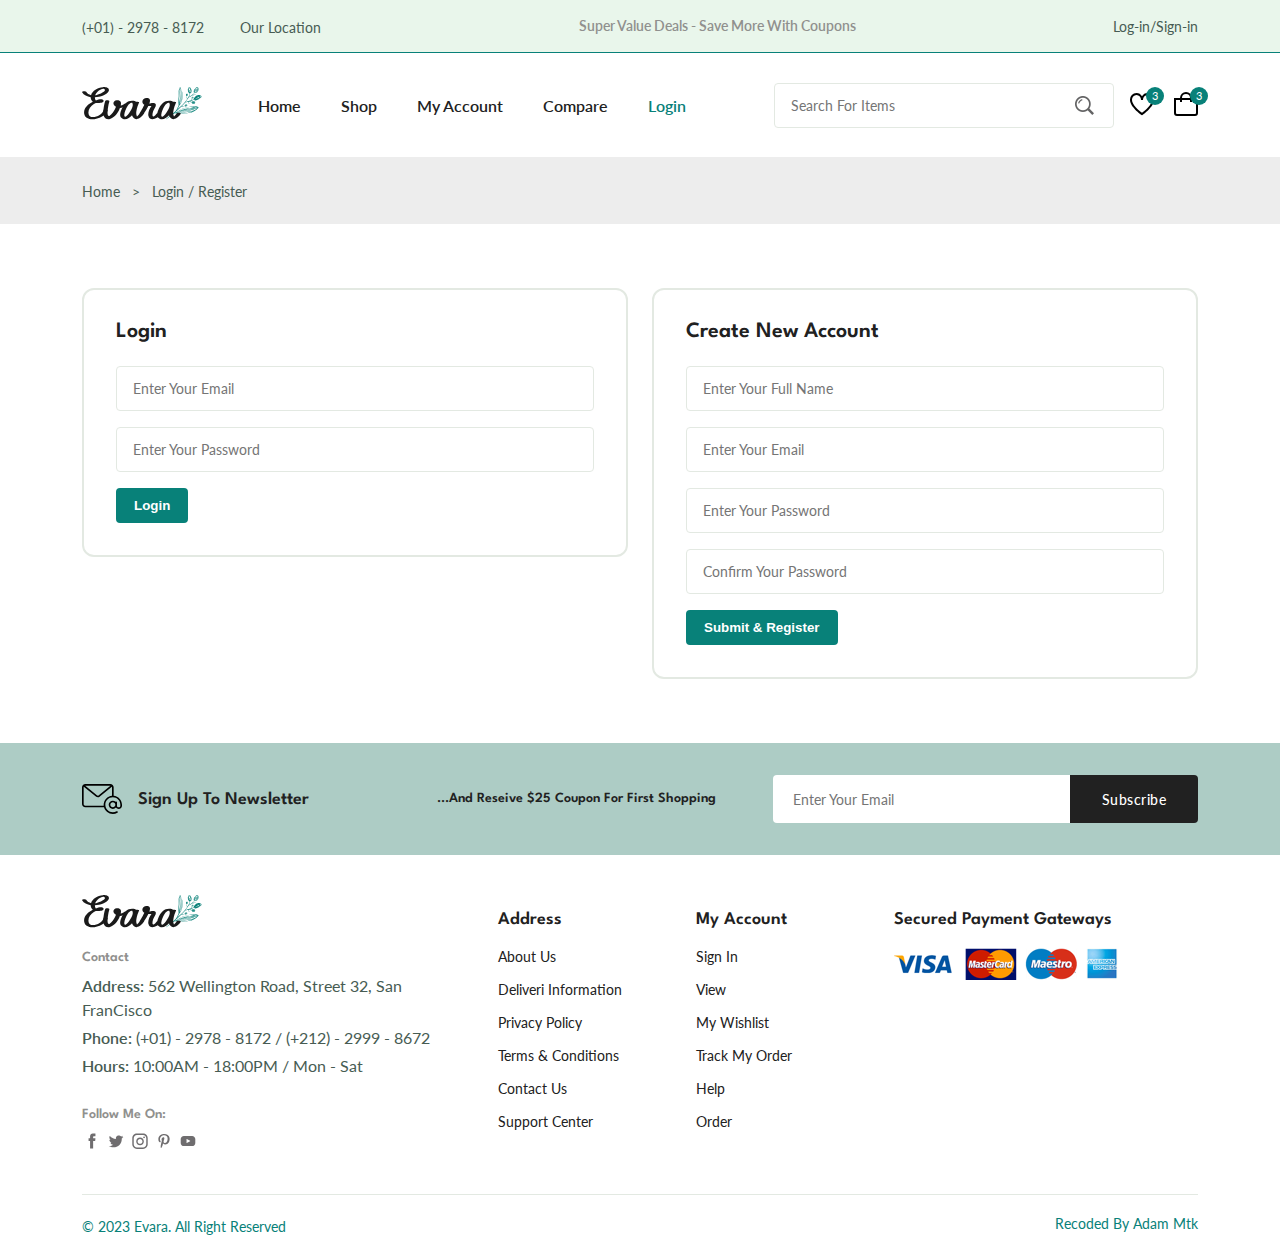
<file: login-register.html>
<!DOCTYPE html>
<html lang="en">
  <head>
    <meta charset="UTF-8" />
    <meta name="viewport" content="width=device-width, initial-scale=1.0" />

    <!--=============== SWIPER CSS ===============-->
    <link
      rel="stylesheet"
      href="https://cdn.jsdelivr.net/npm/swiper@10/swiper-bundle.min.css"
    />

    <!-- ============== font Awsome =============-->
    <link rel="stylesheet" href="assets/css/all.min.css" />
    <!--=============== CSS ===============-->
    <link rel="stylesheet" href="assets/css/styles.css" />

    <title>Ecommerce Website</title>
    <link rel="icon" href="assets/img/title-icon.png" type="image/x-icon" />
    <link rel="preconnect" href="https://fonts.googleapis.com" />
    <link rel="preconnect" href="https://fonts.gstatic.com" crossorigin />
    <link
      href="https://fonts.googleapis.com/css2?family=Cairo:wght@300;400;700&family=Lato:wght@400;700&family=Spartan:wght@400;500;600;700&family=Open+Sans:wght@300;400;700;800&family=Roboto:ital,wght@0,100;0,300;0,400;0,700;0,900;1,100;1,300;1,700;1,900&family=Work+Sans:wght@200;500;600;700;800&display=swap"
      rel="stylesheet"
    />
  </head>
  <body>
    <!--=============== Header ===============-->
    <header class="header">
      <div class="header-top">
        <div class="header-container container">
          <div class="header-contact">
            <span>(+01) - 2978 - 8172</span>
            <span>Our Location</span>
          </div>
          <p class="header-alert-news">
            Super Value Deals - Save More With Coupons
          </p>
          <a href="login-register.html" class="header-top-action"
            >Log-in/Sign-in</a
          >
        </div>
      </div>
      <nav class="nav container">
        <a href="index.html" class="nav-logo">
          <img
            src="assets/img/logo.svg"
            alt="Website Logo"
            class="nav-logo-img"
          />
        </a>
        <div class="nav-menu" id="nav-menu">
          <ul class="nav-list">
            <li class="nav-item">
              <a href="index.html" class="nav-link">Home</a>
            </li>
            <li class="nav-item">
              <a href="shop.html" class="nav-link">Shop</a>
            </li>
            <li class="nav-item">
              <a href="accounts.html" class="nav-link">My Account</a>
            </li>
            <li class="nav-item">
              <a href="compare.html" class="nav-link">Compare</a>
            </li>
            <li class="nav-item">
              <a href="login-register.html" class="nav-link active-link"
                >Login</a
              >
            </li>
          </ul>
          <div class="header-search">
            <input
              type="text"
              class="form-input"
              placeholder="Search For Items"
            />
            <button class="search-button">
              <img src="assets/img/search.png" alt="search img png" />
            </button>
          </div>
        </div>
        <div class="header-user-action">
          <a href="wishlist.html" class="header-action-btn">
            <img src="assets/img/icon-heart.svg" alt="Heart Icon" />
            <span class="count">3</span>
          </a>
          <a href="cart.html" class="header-action-btn">
            <img src="assets/img/icon-cart.svg" alt="Heart Icon" />
            <span class="count">3</span>
          </a>
        </div>
      </nav>
    </header>

    <!--=============== Main ===============-->
    <main class="main">
      <!--=============== Breadcrumb ===============-->
      <section class="breadcrumb">
        <ul class="breadcrumb-list flex container">
          <li><a href="index.html" class="breadcrumb-link">Home</a></li>
          <li><span class="breadcrumb-link">></span></li>
          <li><span class="breadcrumb-link">Login / Register</span></li>
        </ul>
      </section>

      <!--=============== Login-Register ===============-->
      <section class="login-register section-lg">
        <div class="login-register-container container grid">
          <div class="login">
            <h3 class="section-title">Login</h3>
            <form action="" class="form grid">
              <input
                class="form-input"
                type="email"
                placeholder="Enter Your Email"
              />
              <input
                class="form-input"
                type="password"
                placeholder="Enter Your Password"
              />
              <div class="form-btn">
                <button class="btn">Login</button>
              </div>
            </form>
          </div>

          <div class="register">
            <h3 class="section-title">Create New Account</h3>
            <form action="" class="form grid">
              <input
                class="form-input"
                type="text"
                placeholder="Enter Your Full Name"
              />
              <input
                class="form-input"
                type="email"
                placeholder="Enter Your Email"
              />
              <input
                class="form-input"
                type="password"
                placeholder="Enter Your Password"
              />
              <input
                class="form-input"
                type="password"
                placeholder="Confirm Your Password"
              />
              <div class="form-btn">
                <button class="btn">Submit & Register</button>
              </div>
            </form>
          </div>
        </div>
      </section>

      <!--=============== Newsletter ===============-->
      <section class="newsletter section">
        <div class="newsletter-container container grid">
          <h3 class="newsletter-title flex">
            <img
              class="newsletter-icon"
              src="assets/img/icon-email.svg"
              alt="Newsletter Icon"
            />
            Sign Up To Newsletter
          </h3>
          <p class="newsletter-description">
            ...And Reseive $25 Coupon For First Shopping
          </p>
          <form action="" class="newsletter-form">
            <input
              type="email"
              class="newsletter-input"
              placeholder="Enter Your Email"
            />
            <button type="submit" class="newsletter-btn">Subscribe</button>
          </form>
        </div>
      </section>
    </main>

    <!--=============== Footer ===============-->
    <footer class="footer container">
      <div class="footer-container grid">
        <div class="footer-content">
          <a href="index.html" class="footer-logo">
            <img
              class="footer-logo-img"
              src="assets/img/logo.svg"
              alt="Main Logo"
            />
          </a>
          <h4 class="footer-subtitle">Contact</h4>
          <p class="footer-description">
            <span>Address: </span>562 Wellington Road, Street 32, San FranCisco
          </p>
          <p class="footer-description">
            <span>Phone: </span> (+01) - 2978 - 8172 / (+212) - 2999 - 8672
          </p>
          <p class="footer-description">
            <span>Hours: </span>10:00AM - 18:00PM / Mon - Sat
          </p>
          <div class="footer-social">
            <h4 class="footer-subtitle">Follow Me On:</h4>
            <div class="footer-social-links flex">
              <a href="#">
                <img
                  class="footer-social-icon"
                  src="assets/img/icon-facebook.svg"
                  alt="Social Icons"
                />
              </a>
              <a href="#">
                <img
                  class="footer-social-icon"
                  src="assets/img/icon-twitter.svg"
                  alt="Social Icons"
                />
              </a>
              <a href="#">
                <img
                  class="footer-social-icon"
                  src="assets/img/icon-instagram.svg"
                  alt="Social Icons"
                />
              </a>
              <a href="#">
                <img
                  class="footer-social-icon"
                  src="assets/img/icon-pinterest.svg"
                  alt="Social Icons"
                />
              </a>
              <a href="#">
                <img
                  class="footer-social-icon"
                  src="assets/img/icon-youtube.svg"
                  alt="Social Icons"
                />
              </a>
            </div>
          </div>
        </div>
        <div class="footer-content">
          <h3 class="footer-title">Address</h3>
          <ul class="footer-links">
            <li><a href="" class="footer-link">About Us</a></li>
            <li><a href="" class="footer-link">Deliveri Information</a></li>
            <li><a href="" class="footer-link">Privacy Policy</a></li>
            <li><a href="" class="footer-link">Terms & Conditions</a></li>
            <li><a href="" class="footer-link">Contact Us</a></li>
            <li><a href="" class="footer-link">Support Center</a></li>
          </ul>
        </div>
        <div class="footer-content">
          <h3 class="footer-title">My Account</h3>
          <ul class="footer-links">
            <li>
              <a href="login-register.html" class="footer-link">Sign In</a>
            </li>
            <li><a href="" class="footer-link">View</a></li>
            <li><a href="wishlist.html" class="footer-link">My Wishlist</a></li>
            <li><a href="" class="footer-link">Track My Order</a></li>
            <li><a href="" class="footer-link">Help</a></li>
            <li><a href="" class="footer-link">Order</a></li>
          </ul>
        </div>
        <div class="footer-content">
          <h3 class="footer-title">Secured Payment Gateways</h3>
          <img
            src="assets/img/payment-method.png"
            alt="Payment Methods"
            class="payment-img"
          />
        </div>
      </div>
      <div class="footer-bottom">
        <p class="copyright">&copy; 2023 Evara. All Right Reserved</p>
        <span class="programmer">Recoded By Adam Mtk</span>
      </div>
    </footer>
    <span class="scroll-to-top"></span>
    <!--=============== Swiper JS ===============-->
    <script src="https://cdn.jsdelivr.net/npm/swiper@10/swiper-bundle.min.js"></script>
    <!--=============== Main JS ===============-->
    <script src="assets/js/main.js"></script>
  </body>
</html>
</file>
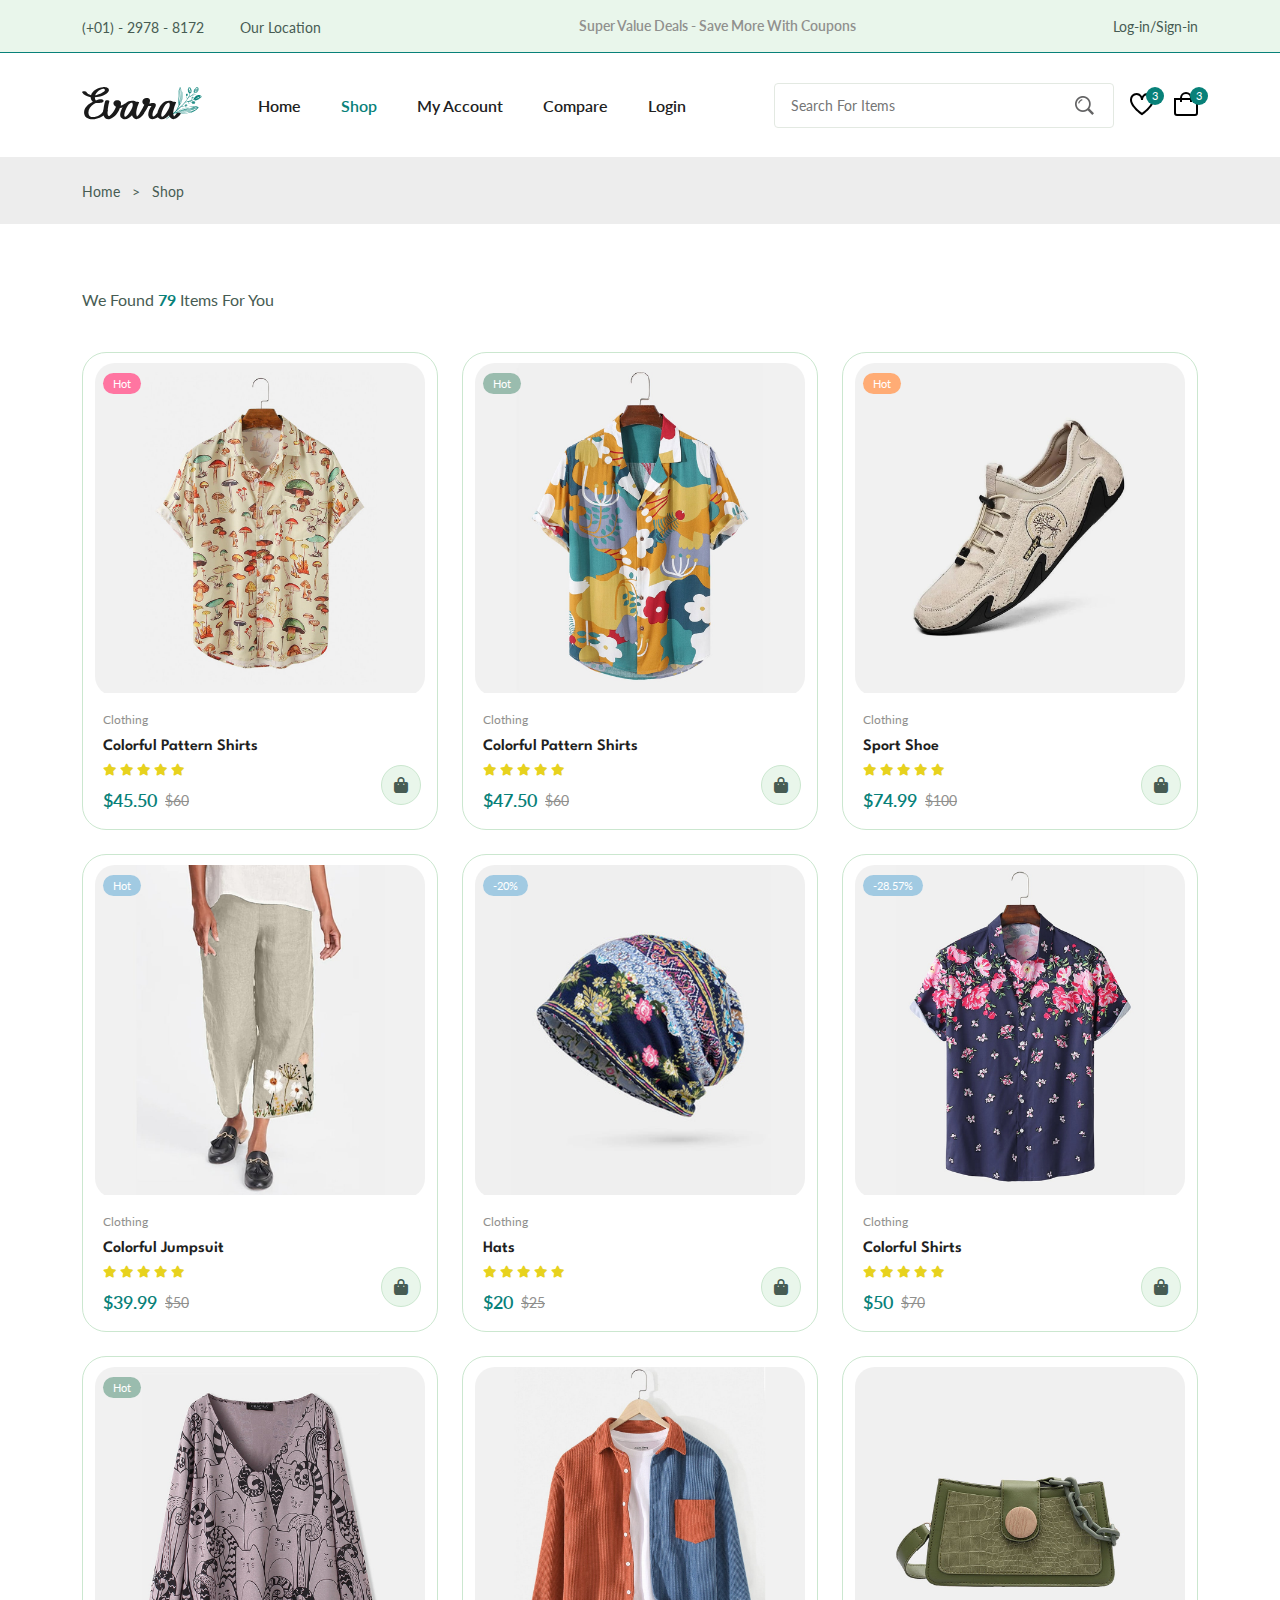
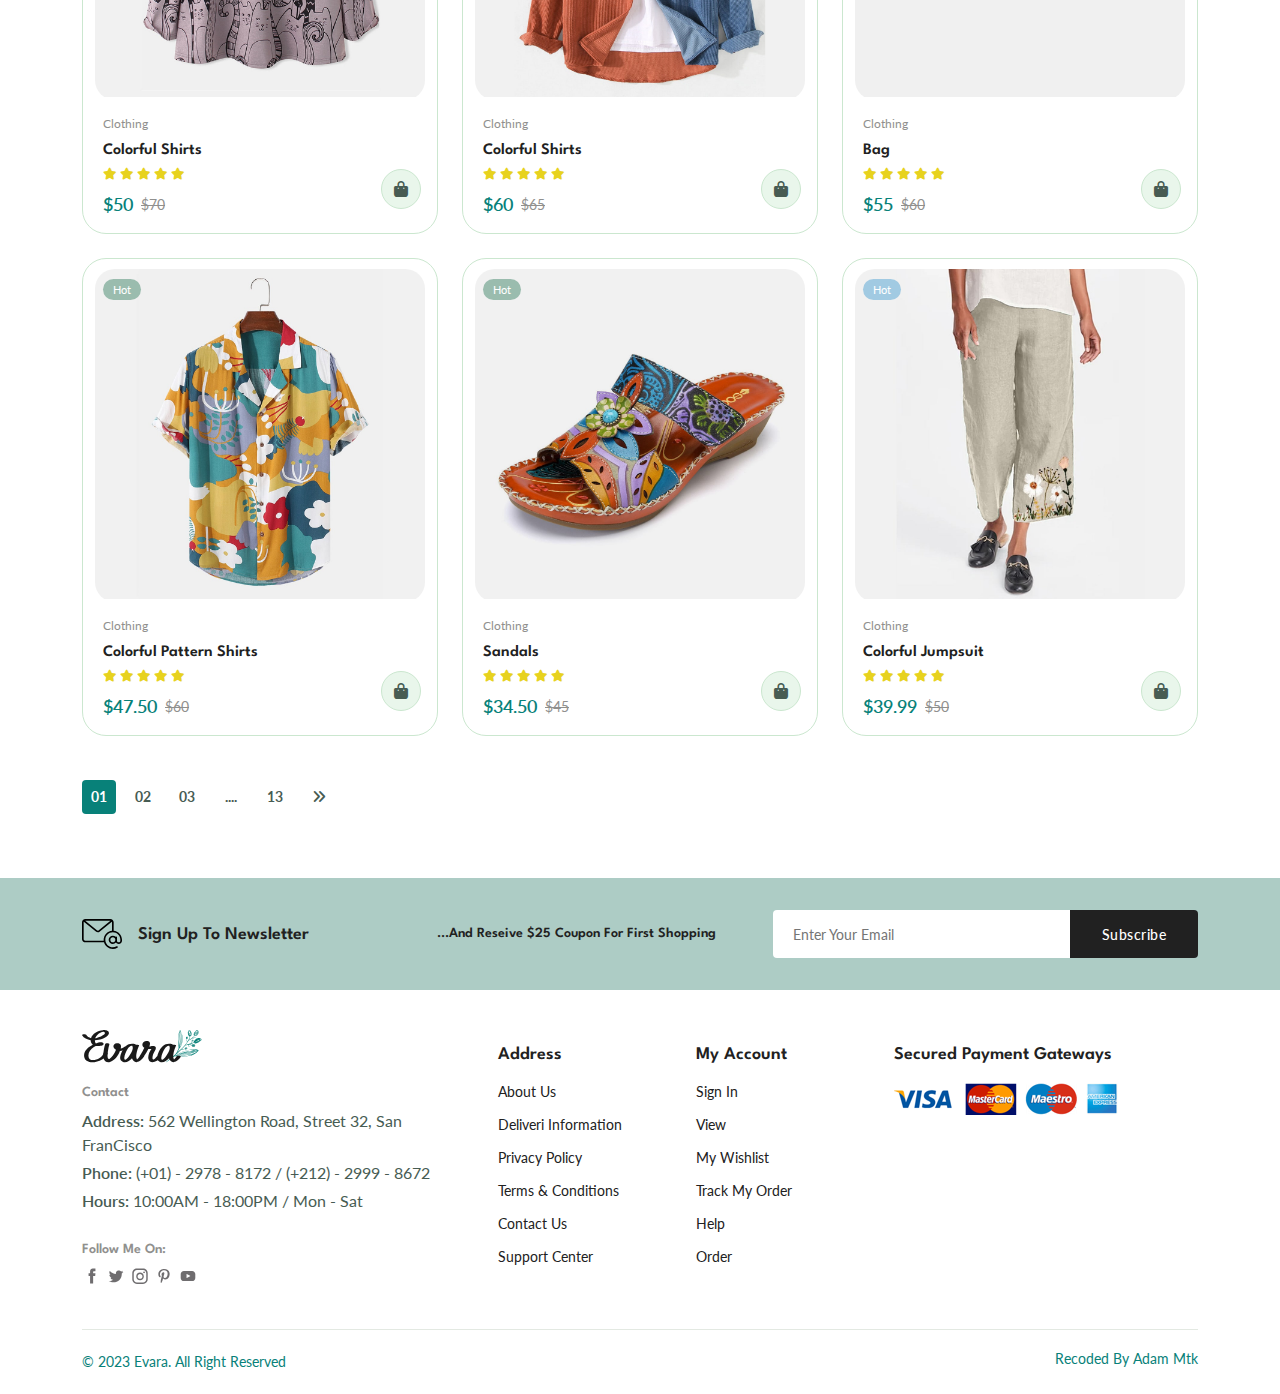
<file: shop.html>
<!DOCTYPE html>
<html lang="en">
  <head>
    <meta charset="UTF-8" />
    <meta name="viewport" content="width=device-width, initial-scale=1.0" />

    <!--=============== SWIPER CSS ===============-->
    <link
      rel="stylesheet"
      href="https://cdn.jsdelivr.net/npm/swiper@10/swiper-bundle.min.css"
    />

    <!-- ============== font Awsome =============-->
    <link rel="stylesheet" href="assets/css/all.min.css" />
    <!--=============== CSS ===============-->
    <link rel="stylesheet" href="assets/css/styles.css" />

    <title>Ecommerce Website</title>
    <link rel="icon" href="assets/img/title-icon.png" type="image/x-icon" />
    <link rel="preconnect" href="https://fonts.googleapis.com" />
    <link rel="preconnect" href="https://fonts.gstatic.com" crossorigin />
    <link
      href="https://fonts.googleapis.com/css2?family=Cairo:wght@300;400;700&family=Lato:wght@400;700&family=Spartan:wght@400;500;600;700&family=Open+Sans:wght@300;400;700;800&family=Roboto:ital,wght@0,100;0,300;0,400;0,700;0,900;1,100;1,300;1,700;1,900&family=Work+Sans:wght@200;500;600;700;800&display=swap"
      rel="stylesheet"
    />
  </head>
  <body>
    <!--=============== Header ===============-->
    <header class="header">
      <div class="header-top">
        <div class="header-container container">
          <div class="header-contact">
            <span>(+01) - 2978 - 8172</span>
            <span>Our Location</span>
          </div>
          <p class="header-alert-news">
            Super Value Deals - Save More With Coupons
          </p>
          <a href="login-register.html" class="header-top-action"
            >Log-in/Sign-in</a
          >
        </div>
      </div>
      <nav class="nav container">
        <a href="index.html" class="nav-logo">
          <img
            src="assets/img/logo.svg"
            alt="Website Logo"
            class="nav-logo-img"
          />
        </a>
        <div class="nav-menu" id="nav-menu">
          <ul class="nav-list">
            <li class="nav-item">
              <a href="index.html" class="nav-link">Home</a>
            </li>
            <li class="nav-item">
              <a href="shop.html" class="nav-link active-link">Shop</a>
            </li>
            <li class="nav-item">
              <a href="accounts.html" class="nav-link">My Account</a>
            </li>
            <li class="nav-item">
              <a href="compare.html" class="nav-link">Compare</a>
            </li>
            <li class="nav-item">
              <a href="login-register.html" class="nav-link">Login</a>
            </li>
          </ul>
          <div class="header-search">
            <input
              type="text"
              class="form-input"
              placeholder="Search For Items"
            />
            <button class="search-button">
              <img src="assets/img/search.png" alt="search img png" />
            </button>
          </div>
        </div>
        <div class="header-user-action">
          <a href="wishlist.html" class="header-action-btn">
            <img src="assets/img/icon-heart.svg" alt="Heart Icon" />
            <span class="count">3</span>
          </a>
          <a href="cart.html" class="header-action-btn">
            <img src="assets/img/icon-cart.svg" alt="Heart Icon" />
            <span class="count">3</span>
          </a>
        </div>
      </nav>
    </header>

    <!--=============== Main ===============-->
    <main class="main">
      <!--=============== Breadcrumb ===============-->
      <section class="breadcrumb">
        <ul class="breadcrumb-list flex container">
          <li><a href="index.html" class="breadcrumb-link">Home</a></li>
          <li><span class="breadcrumb-link">></span></li>
          <li><span class="breadcrumb-link">Shop</span></li>
        </ul>
      </section>

      <!--=============== Products ===============-->
      <section class="products section-lg container">
        <p class="total-products">We Found <span>79</span> Items For You</p>

        <div class="products-container grid">
          <div class="product-item">
            <div class="product-banner">
              <a href="details.html" class="product-images">
                <img
                  src="assets/img/product-1-1.jpg"
                  class="product-img default"
                  alt="Product Img"
                />
                <img
                  src="assets/img/product-1-2.jpg"
                  class="product-img hover"
                  alt="Product Img"
                />
              </a>
              <div class="product-actions">
                <a href="#" class="action-btn" aria-label="Quick View">
                  <i class="fa-regular fa-eye"></i>
                </a>
                <a href="#" class="action-btn" aria-label="Add To Wishlist">
                  <i class="fa-regular fa-heart"></i>
                </a>
                <a href="#" class="action-btn" aria-label="Compare">
                  <i class="fa-solid fa-shuffle"></i>
                </a>
              </div>
              <div class="product-badge light-pink">Hot</div>
            </div>
            <div class="product-content">
              <span class="product-category">Clothing</span>
              <a href="details.html">
                <h3 class="product-title">Colorful Pattern Shirts</h3>
              </a>
              <div class="product-rating">
                <i class="fa-solid fa-star"></i>
                <i class="fa-solid fa-star"></i>
                <i class="fa-solid fa-star"></i>
                <i class="fa-solid fa-star"></i>
                <i class="fa-solid fa-star"></i>
              </div>
              <div class="product-price flex">
                <span class="new-price">$45.50</span>
                <span class="old-price">$60</span>
              </div>
              <a href="#" class="action-btn cart-btn" aria-label="Add To Cart">
                <i class="fa-solid fa-bag-shopping"></i>
              </a>
            </div>
          </div>
          <div class="product-item">
            <div class="product-banner">
              <a href="details.html" class="product-images">
                <img
                  src="assets/img/product-2-1.jpg"
                  class="product-img default"
                  alt="Product Img"
                />
                <img
                  src="assets/img/product-2-2.jpg"
                  class="product-img hover"
                  alt="Product Img"
                />
              </a>
              <div class="product-actions">
                <a href="#" class="action-btn" aria-label="Quick View">
                  <i class="fa-regular fa-eye"></i>
                </a>
                <a href="#" class="action-btn" aria-label="Add To Wishlist">
                  <i class="fa-regular fa-heart"></i>
                </a>
                <a href="#" class="action-btn" aria-label="Compare">
                  <i class="fa-solid fa-shuffle"></i>
                </a>
              </div>
              <div class="product-badge light-green">Hot</div>
            </div>
            <div class="product-content">
              <span class="product-category">Clothing</span>
              <a href="details.html">
                <h3 class="product-title">Colorful Pattern Shirts</h3>
              </a>
              <div class="product-rating">
                <i class="fa-solid fa-star"></i>
                <i class="fa-solid fa-star"></i>
                <i class="fa-solid fa-star"></i>
                <i class="fa-solid fa-star"></i>
                <i class="fa-solid fa-star"></i>
              </div>
              <div class="product-price flex">
                <span class="new-price">$47.50</span>
                <span class="old-price">$60</span>
              </div>
              <a href="#" class="action-btn cart-btn" aria-label="Add To Cart">
                <i class="fa-solid fa-bag-shopping"></i>
              </a>
            </div>
          </div>
          <div class="product-item">
            <div class="product-banner">
              <a href="details.html" class="product-images">
                <img
                  src="assets/img/product-3-1.jpg"
                  class="product-img default"
                  alt="Product Img"
                />
                <img
                  src="assets/img/product-3-2.jpg"
                  class="product-img hover"
                  alt="Product Img"
                />
              </a>
              <div class="product-actions">
                <a href="#" class="action-btn" aria-label="Quick View">
                  <i class="fa-regular fa-eye"></i>
                </a>
                <a href="#" class="action-btn" aria-label="Add To Wishlist">
                  <i class="fa-regular fa-heart"></i>
                </a>
                <a href="#" class="action-btn" aria-label="Compare">
                  <i class="fa-solid fa-shuffle"></i>
                </a>
              </div>
              <div class="product-badge light-orange">Hot</div>
            </div>
            <div class="product-content">
              <span class="product-category">Clothing</span>
              <a href="details.html">
                <h3 class="product-title">Sport Shoe</h3>
              </a>
              <div class="product-rating">
                <i class="fa-solid fa-star"></i>
                <i class="fa-solid fa-star"></i>
                <i class="fa-solid fa-star"></i>
                <i class="fa-solid fa-star"></i>
                <i class="fa-solid fa-star"></i>
              </div>
              <div class="product-price flex">
                <span class="new-price">$74.99</span>
                <span class="old-price">$100</span>
              </div>
              <a href="#" class="action-btn cart-btn" aria-label="Add To Cart">
                <i class="fa-solid fa-bag-shopping"></i>
              </a>
            </div>
          </div>
          <div class="product-item">
            <div class="product-banner">
              <a href="details.html" class="product-images">
                <img
                  src="assets/img/product-4-1.jpg"
                  class="product-img default"
                  alt="Product Img"
                />
                <img
                  src="assets/img/product-4-2.jpg"
                  class="product-img hover"
                  alt="Product Img"
                />
              </a>
              <div class="product-actions">
                <a href="#" class="action-btn" aria-label="Quick View">
                  <i class="fa-regular fa-eye"></i>
                </a>
                <a href="#" class="action-btn" aria-label="Add To Wishlist">
                  <i class="fa-regular fa-heart"></i>
                </a>
                <a href="#" class="action-btn" aria-label="Compare">
                  <i class="fa-solid fa-shuffle"></i>
                </a>
              </div>
              <div class="product-badge light-blue">Hot</div>
            </div>
            <div class="product-content">
              <span class="product-category">Clothing</span>
              <a href="details.html">
                <h3 class="product-title">Colorful Jumpsuit</h3>
              </a>
              <div class="product-rating">
                <i class="fa-solid fa-star"></i>
                <i class="fa-solid fa-star"></i>
                <i class="fa-solid fa-star"></i>
                <i class="fa-solid fa-star"></i>
                <i class="fa-solid fa-star"></i>
              </div>
              <div class="product-price flex">
                <span class="new-price">$39.99</span>
                <span class="old-price">$50</span>
              </div>
              <a href="#" class="action-btn cart-btn" aria-label="Add To Cart">
                <i class="fa-solid fa-bag-shopping"></i>
              </a>
            </div>
          </div>
          <div class="product-item">
            <div class="product-banner">
              <a href="details.html" class="product-images">
                <img
                  src="assets/img/product-5-1.jpg"
                  class="product-img default"
                  alt="Product Img"
                />
                <img
                  src="assets/img/product-5-2.jpg"
                  class="product-img hover"
                  alt="Product Img"
                />
              </a>
              <div class="product-actions">
                <a href="#" class="action-btn" aria-label="Quick View">
                  <i class="fa-regular fa-eye"></i>
                </a>
                <a href="#" class="action-btn" aria-label="Add To Wishlist">
                  <i class="fa-regular fa-heart"></i>
                </a>
                <a href="#" class="action-btn" aria-label="Compare">
                  <i class="fa-solid fa-shuffle"></i>
                </a>
              </div>
              <div class="product-badge light-blue">-20%</div>
            </div>
            <div class="product-content">
              <span class="product-category">Clothing</span>
              <a href="details.html">
                <h3 class="product-title">Hats</h3>
              </a>
              <div class="product-rating">
                <i class="fa-solid fa-star"></i>
                <i class="fa-solid fa-star"></i>
                <i class="fa-solid fa-star"></i>
                <i class="fa-solid fa-star"></i>
                <i class="fa-solid fa-star"></i>
              </div>
              <div class="product-price flex">
                <span class="new-price">$20</span>
                <span class="old-price">$25</span>
              </div>
              <a href="#" class="action-btn cart-btn" aria-label="Add To Cart">
                <i class="fa-solid fa-bag-shopping"></i>
              </a>
            </div>
          </div>
          <div class="product-item">
            <div class="product-banner">
              <a href="details.html" class="product-images">
                <img
                  src="assets/img/product-6-1.jpg"
                  class="product-img default"
                  alt="Product Img"
                />
                <img
                  src="assets/img/product-6-2.jpg"
                  class="product-img hover"
                  alt="Product Img"
                />
              </a>
              <div class="product-actions">
                <a href="#" class="action-btn" aria-label="Quick View">
                  <i class="fa-regular fa-eye"></i>
                </a>
                <a href="#" class="action-btn" aria-label="Add To Wishlist">
                  <i class="fa-regular fa-heart"></i>
                </a>
                <a href="#" class="action-btn" aria-label="Compare">
                  <i class="fa-solid fa-shuffle"></i>
                </a>
              </div>
              <div class="product-badge light-blue">-28.57%</div>
            </div>
            <div class="product-content">
              <span class="product-category">Clothing</span>
              <a href="details.html">
                <h3 class="product-title">Colorful Shirts</h3>
              </a>
              <div class="product-rating">
                <i class="fa-solid fa-star"></i>
                <i class="fa-solid fa-star"></i>
                <i class="fa-solid fa-star"></i>
                <i class="fa-solid fa-star"></i>
                <i class="fa-solid fa-star"></i>
              </div>
              <div class="product-price flex">
                <span class="new-price">$50</span>
                <span class="old-price">$70</span>
              </div>
              <a href="#" class="action-btn cart-btn" aria-label="Add To Cart">
                <i class="fa-solid fa-bag-shopping"></i>
              </a>
            </div>
          </div>
          <div class="product-item">
            <div class="product-banner">
              <a href="details.html" class="product-images">
                <img
                  src="assets/img/product-7-1.jpg"
                  class="product-img default"
                  alt="Product Img"
                />
                <img
                  src="assets/img/product-7-2.jpg"
                  class="product-img hover"
                  alt="Product Img"
                />
              </a>
              <div class="product-actions">
                <a href="#" class="action-btn" aria-label="Quick View">
                  <i class="fa-regular fa-eye"></i>
                </a>
                <a href="#" class="action-btn" aria-label="Add To Wishlist">
                  <i class="fa-regular fa-heart"></i>
                </a>
                <a href="#" class="action-btn" aria-label="Compare">
                  <i class="fa-solid fa-shuffle"></i>
                </a>
              </div>
              <div class="product-badge light-green">Hot</div>
            </div>
            <div class="product-content">
              <span class="product-category">Clothing</span>
              <a href="details.html">
                <h3 class="product-title">Colorful Shirts</h3>
              </a>
              <div class="product-rating">
                <i class="fa-solid fa-star"></i>
                <i class="fa-solid fa-star"></i>
                <i class="fa-solid fa-star"></i>
                <i class="fa-solid fa-star"></i>
                <i class="fa-solid fa-star"></i>
              </div>
              <div class="product-price flex">
                <span class="new-price">$50</span>
                <span class="old-price">$70</span>
              </div>
              <a href="#" class="action-btn cart-btn" aria-label="Add To Cart">
                <i class="fa-solid fa-bag-shopping"></i>
              </a>
            </div>
          </div>
          <div class="product-item">
            <div class="product-banner">
              <a href="details.html" class="product-images">
                <img
                  src="assets/img/product-8-1.jpg"
                  class="product-img default"
                  alt="Product Img"
                />
                <img
                  src="assets/img/product-8-2.jpg"
                  class="product-img hover"
                  alt="Product Img"
                />
              </a>
              <div class="product-actions">
                <a href="#" class="action-btn" aria-label="Quick View">
                  <i class="fa-regular fa-eye"></i>
                </a>
                <a href="#" class="action-btn" aria-label="Add To Wishlist">
                  <i class="fa-regular fa-heart"></i>
                </a>
                <a href="#" class="action-btn" aria-label="Compare">
                  <i class="fa-solid fa-shuffle"></i>
                </a>
              </div>
            </div>
            <div class="product-content">
              <span class="product-category">Clothing</span>
              <a href="details.html">
                <h3 class="product-title">Colorful Shirts</h3>
              </a>
              <div class="product-rating">
                <i class="fa-solid fa-star"></i>
                <i class="fa-solid fa-star"></i>
                <i class="fa-solid fa-star"></i>
                <i class="fa-solid fa-star"></i>
                <i class="fa-solid fa-star"></i>
              </div>
              <div class="product-price flex">
                <span class="new-price">$60</span>
                <span class="old-price">$65</span>
              </div>
              <a href="#" class="action-btn cart-btn" aria-label="Add To Cart">
                <i class="fa-solid fa-bag-shopping"></i>
              </a>
            </div>
          </div>
          <div class="product-item">
            <div class="product-banner">
              <a href="details.html" class="product-images">
                <img
                  src="assets/img/product-13-1.jpg"
                  class="product-img default"
                  alt="Product Img"
                />
                <img
                  src="assets/img/product-13-2.jpg"
                  class="product-img hover"
                  alt="Product Img"
                />
              </a>
              <div class="product-actions">
                <a href="#" class="action-btn" aria-label="Quick View">
                  <i class="fa-regular fa-eye"></i>
                </a>
                <a href="#" class="action-btn" aria-label="Add To Wishlist">
                  <i class="fa-regular fa-heart"></i>
                </a>
                <a href="#" class="action-btn" aria-label="Compare">
                  <i class="fa-solid fa-shuffle"></i>
                </a>
              </div>
            </div>
            <div class="product-content">
              <span class="product-category">Clothing</span>
              <a href="details.html">
                <h3 class="product-title">Bag</h3>
              </a>
              <div class="product-rating">
                <i class="fa-solid fa-star"></i>
                <i class="fa-solid fa-star"></i>
                <i class="fa-solid fa-star"></i>
                <i class="fa-solid fa-star"></i>
                <i class="fa-solid fa-star"></i>
              </div>
              <div class="product-price flex">
                <span class="new-price">$55</span>
                <span class="old-price">$60</span>
              </div>
              <a href="#" class="action-btn cart-btn" aria-label="Add To Cart">
                <i class="fa-solid fa-bag-shopping"></i>
              </a>
            </div>
          </div>
          <div class="product-item">
            <div class="product-banner">
              <a href="details.html" class="product-images">
                <img
                  src="assets/img/product-2-1.jpg"
                  class="product-img default"
                  alt="Product Img"
                />
                <img
                  src="assets/img/product-2-2.jpg"
                  class="product-img hover"
                  alt="Product Img"
                />
              </a>
              <div class="product-actions">
                <a href="#" class="action-btn" aria-label="Quick View">
                  <i class="fa-regular fa-eye"></i>
                </a>
                <a href="#" class="action-btn" aria-label="Add To Wishlist">
                  <i class="fa-regular fa-heart"></i>
                </a>
                <a href="#" class="action-btn" aria-label="Compare">
                  <i class="fa-solid fa-shuffle"></i>
                </a>
              </div>
              <div class="product-badge light-green">Hot</div>
            </div>
            <div class="product-content">
              <span class="product-category">Clothing</span>
              <a href="details.html">
                <h3 class="product-title">Colorful Pattern Shirts</h3>
              </a>
              <div class="product-rating">
                <i class="fa-solid fa-star"></i>
                <i class="fa-solid fa-star"></i>
                <i class="fa-solid fa-star"></i>
                <i class="fa-solid fa-star"></i>
                <i class="fa-solid fa-star"></i>
              </div>
              <div class="product-price flex">
                <span class="new-price">$47.50</span>
                <span class="old-price">$60</span>
              </div>
              <a href="#" class="action-btn cart-btn" aria-label="Add To Cart">
                <i class="fa-solid fa-bag-shopping"></i>
              </a>
            </div>
          </div>
          <div class="product-item">
            <div class="product-banner">
              <a href="details.html" class="product-images">
                <img
                  src="assets/img/product-10-1.jpg"
                  class="product-img default"
                  alt="Product Img"
                />
                <img
                  src="assets/img/product-10-2.jpg"
                  class="product-img hover"
                  alt="Product Img"
                />
              </a>
              <div class="product-actions">
                <a href="#" class="action-btn" aria-label="Quick View">
                  <i class="fa-regular fa-eye"></i>
                </a>
                <a href="#" class="action-btn" aria-label="Add To Wishlist">
                  <i class="fa-regular fa-heart"></i>
                </a>
                <a href="#" class="action-btn" aria-label="Compare">
                  <i class="fa-solid fa-shuffle"></i>
                </a>
              </div>
              <div class="product-badge light-green">Hot</div>
            </div>
            <div class="product-content">
              <span class="product-category">Clothing</span>
              <a href="details.html">
                <h3 class="product-title">Sandals</h3>
              </a>
              <div class="product-rating">
                <i class="fa-solid fa-star"></i>
                <i class="fa-solid fa-star"></i>
                <i class="fa-solid fa-star"></i>
                <i class="fa-solid fa-star"></i>
                <i class="fa-solid fa-star"></i>
              </div>
              <div class="product-price flex">
                <span class="new-price">$34.50</span>
                <span class="old-price">$45</span>
              </div>
              <a href="#" class="action-btn cart-btn" aria-label="Add To Cart">
                <i class="fa-solid fa-bag-shopping"></i>
              </a>
            </div>
          </div>
          <div class="product-item">
            <div class="product-banner">
              <a href="details.html" class="product-images">
                <img
                  src="assets/img/product-4-1.jpg"
                  class="product-img default"
                  alt="Product Img"
                />
                <img
                  src="assets/img/product-4-2.jpg"
                  class="product-img hover"
                  alt="Product Img"
                />
              </a>
              <div class="product-actions">
                <a href="#" class="action-btn" aria-label="Quick View">
                  <i class="fa-regular fa-eye"></i>
                </a>
                <a href="#" class="action-btn" aria-label="Add To Wishlist">
                  <i class="fa-regular fa-heart"></i>
                </a>
                <a href="#" class="action-btn" aria-label="Compare">
                  <i class="fa-solid fa-shuffle"></i>
                </a>
              </div>
              <div class="product-badge light-blue">Hot</div>
            </div>
            <div class="product-content">
              <span class="product-category">Clothing</span>
              <a href="details.html">
                <h3 class="product-title">Colorful Jumpsuit</h3>
              </a>
              <div class="product-rating">
                <i class="fa-solid fa-star"></i>
                <i class="fa-solid fa-star"></i>
                <i class="fa-solid fa-star"></i>
                <i class="fa-solid fa-star"></i>
                <i class="fa-solid fa-star"></i>
              </div>
              <div class="product-price flex">
                <span class="new-price">$39.99</span>
                <span class="old-price">$50</span>
              </div>
              <a href="#" class="action-btn cart-btn" aria-label="Add To Cart">
                <i class="fa-solid fa-bag-shopping"></i>
              </a>
            </div>
          </div>
        </div>

        <ul class="pagination">
          <li><a href="#" class="pagination-link active">01</a></li>
          <li><a href="#" class="pagination-link">02</a></li>
          <li><a href="#" class="pagination-link">03</a></li>
          <li><a href="#" class="pagination-link">....</a></li>
          <li><a href="#" class="pagination-link">13</a></li>
          <li>
            <a href="#" class="pagination-link icon">
              <i class="fa-solid fa-angles-right"></i>
            </a>
          </li>
        </ul>
      </section>

      <!--=============== Newslleter ===============-->
      <section class="newsletter section">
        <div class="newsletter-container container grid">
          <h3 class="newsletter-title flex">
            <img
              class="newsletter-icon"
              src="assets/img/icon-email.svg"
              alt="Newsletter Icon"
            />
            Sign Up To Newsletter
          </h3>
          <p class="newsletter-description">
            ...And Reseive $25 Coupon For First Shopping
          </p>
          <form action="" class="newsletter-form">
            <input
              type="email"
              class="newsletter-input"
              placeholder="Enter Your Email"
            />
            <button type="submit" class="newsletter-btn">Subscribe</button>
          </form>
        </div>
      </section>
    </main>

    <!--=============== Footer ===============-->
    <footer class="footer container">
      <div class="footer-container grid">
        <div class="footer-content">
          <a href="index.html" class="footer-logo">
            <img
              class="footer-logo-img"
              src="assets/img/logo.svg"
              alt="Main Logo"
            />
          </a>
          <h4 class="footer-subtitle">Contact</h4>
          <p class="footer-description">
            <span>Address: </span>562 Wellington Road, Street 32, San FranCisco
          </p>
          <p class="footer-description">
            <span>Phone: </span> (+01) - 2978 - 8172 / (+212) - 2999 - 8672
          </p>
          <p class="footer-description">
            <span>Hours: </span>10:00AM - 18:00PM / Mon - Sat
          </p>
          <div class="footer-social">
            <h4 class="footer-subtitle">Follow Me On:</h4>
            <div class="footer-social-links flex">
              <a href="#">
                <img
                  class="footer-social-icon"
                  src="assets/img/icon-facebook.svg"
                  alt="Social Icons"
                />
              </a>
              <a href="#">
                <img
                  class="footer-social-icon"
                  src="assets/img/icon-twitter.svg"
                  alt="Social Icons"
                />
              </a>
              <a href="#">
                <img
                  class="footer-social-icon"
                  src="assets/img/icon-instagram.svg"
                  alt="Social Icons"
                />
              </a>
              <a href="#">
                <img
                  class="footer-social-icon"
                  src="assets/img/icon-pinterest.svg"
                  alt="Social Icons"
                />
              </a>
              <a href="#">
                <img
                  class="footer-social-icon"
                  src="assets/img/icon-youtube.svg"
                  alt="Social Icons"
                />
              </a>
            </div>
          </div>
        </div>
        <div class="footer-content">
          <h3 class="footer-title">Address</h3>
          <ul class="footer-links">
            <li><a href="" class="footer-link">About Us</a></li>
            <li><a href="" class="footer-link">Deliveri Information</a></li>
            <li><a href="" class="footer-link">Privacy Policy</a></li>
            <li><a href="" class="footer-link">Terms & Conditions</a></li>
            <li><a href="" class="footer-link">Contact Us</a></li>
            <li><a href="" class="footer-link">Support Center</a></li>
          </ul>
        </div>
        <div class="footer-content">
          <h3 class="footer-title">My Account</h3>
          <ul class="footer-links">
            <li>
              <a href="login-register.html" class="footer-link">Sign In</a>
            </li>
            <li><a href="" class="footer-link">View</a></li>
            <li><a href="wishlist.html" class="footer-link">My Wishlist</a></li>
            <li><a href="" class="footer-link">Track My Order</a></li>
            <li><a href="" class="footer-link">Help</a></li>
            <li><a href="" class="footer-link">Order</a></li>
          </ul>
        </div>
        <div class="footer-content">
          <h3 class="footer-title">Secured Payment Gateways</h3>
          <img
            src="assets/img/payment-method.png"
            alt="Payment Methods"
            class="payment-img"
          />
        </div>
      </div>
      <div class="footer-bottom">
        <p class="copyright">&copy; 2023 Evara. All Right Reserved</p>
        <span class="programmer">Recoded By Adam Mtk</span>
      </div>
    </footer>
    <span class="scroll-to-top"></span>
    <!--=============== Swiper JS ===============-->
    <script src="https://cdn.jsdelivr.net/npm/swiper@10/swiper-bundle.min.js"></script>
    <!--=============== Main JS ===============-->
    <script src="assets/js/main.js"></script>
  </body>
</html>
</file>
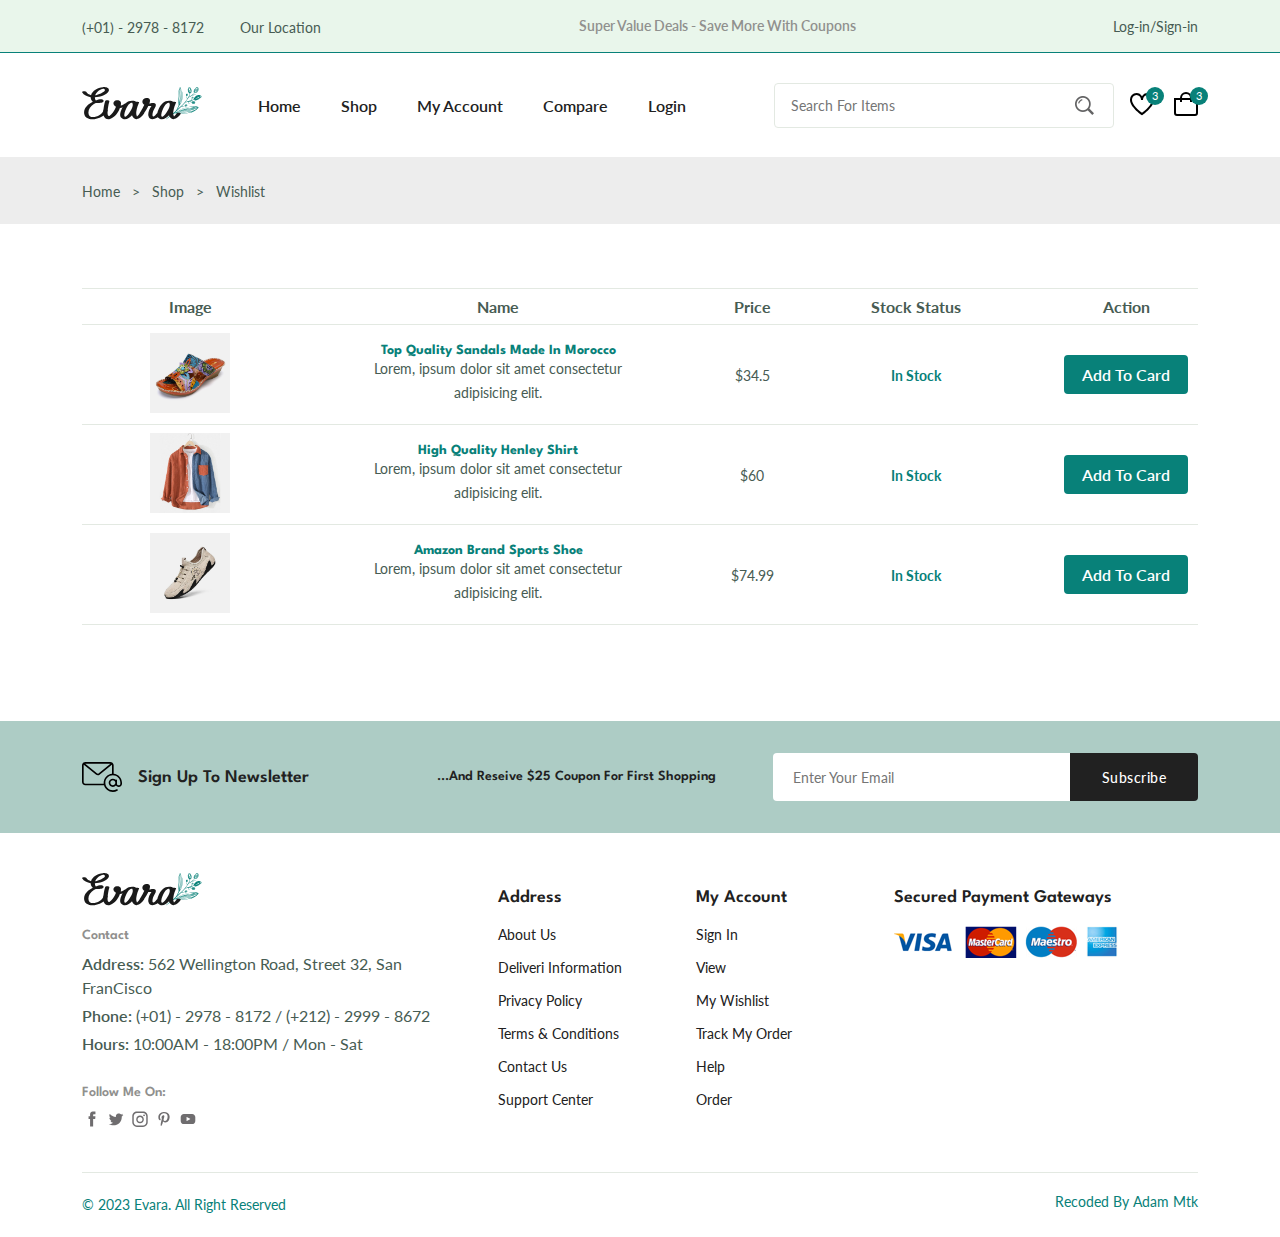
<file: wishlist.html>
<!DOCTYPE html>
<html lang="en">
  <head>
    <meta charset="UTF-8" />
    <meta name="viewport" content="width=device-width, initial-scale=1.0" />

    <!--=============== SWIPER CSS ===============-->
    <link
      rel="stylesheet"
      href="https://cdn.jsdelivr.net/npm/swiper@10/swiper-bundle.min.css"
    />

    <!-- ============== font Awsome =============-->
    <link rel="stylesheet" href="assets/css/all.min.css" />
    <!--=============== CSS ===============-->
    <link rel="stylesheet" href="assets/css/styles.css" />

    <title>Ecommerce Website</title>
    <link rel="icon" href="assets/img/title-icon.png" type="image/x-icon" />
    <link rel="preconnect" href="https://fonts.googleapis.com" />
    <link rel="preconnect" href="https://fonts.gstatic.com" crossorigin />
    <link
      href="https://fonts.googleapis.com/css2?family=Cairo:wght@300;400;700&family=Lato:wght@400;700&family=Spartan:wght@400;500;600;700&family=Open+Sans:wght@300;400;700;800&family=Roboto:ital,wght@0,100;0,300;0,400;0,700;0,900;1,100;1,300;1,700;1,900&family=Work+Sans:wght@200;500;600;700;800&display=swap"
      rel="stylesheet"
    />
  </head>
  <body>
    <!--=============== Header ===============-->
    <header class="header">
      <div class="header-top">
        <div class="header-container container">
          <div class="header-contact">
            <span>(+01) - 2978 - 8172</span>
            <span>Our Location</span>
          </div>
          <p class="header-alert-news">
            Super Value Deals - Save More With Coupons
          </p>
          <a href="login-register.html" class="header-top-action"
            >Log-in/Sign-in</a
          >
        </div>
      </div>
      <nav class="nav container">
        <a href="index.html" class="nav-logo">
          <img
            src="assets/img/logo.svg"
            alt="Website Logo"
            class="nav-logo-img"
          />
        </a>
        <div class="nav-menu" id="nav-menu">
          <ul class="nav-list">
            <li class="nav-item">
              <a href="index.html" class="nav-link">Home</a>
            </li>
            <li class="nav-item">
              <a href="shop.html" class="nav-link">Shop</a>
            </li>
            <li class="nav-item">
              <a href="accounts.html" class="nav-link">My Account</a>
            </li>
            <li class="nav-item">
              <a href="compare.html" class="nav-link">Compare</a>
            </li>
            <li class="nav-item">
              <a href="login-register.html" class="nav-link">Login</a>
            </li>
          </ul>
          <div class="header-search">
            <input
              type="text"
              class="form-input"
              placeholder="Search For Items"
            />
            <button class="search-button">
              <img src="assets/img/search.png" alt="search img png" />
            </button>
          </div>
        </div>
        <div class="header-user-action">
          <a href="wishlist.html" class="header-action-btn">
            <img src="assets/img/icon-heart.svg" alt="Heart Icon" />
            <span class="count">3</span>
          </a>
          <a href="cart.html" class="header-action-btn">
            <img src="assets/img/icon-cart.svg" alt="Heart Icon" />
            <span class="count">3</span>
          </a>
        </div>
      </nav>
    </header>

    <!--=============== Main ===============-->
    <main class="main">
      <!--=============== Breadcrumb ===============-->
      <section class="breadcrumb">
        <ul class="breadcrumb-list flex container">
          <li><a href="index.html" class="breadcrumb-link">Home</a></li>
          <li><span class="breadcrumb-link">></span></li>
          <li><span class="breadcrumb-link">Shop</span></li>
          <li><span class="breadcrumb-link">></span></li>
          <li><span class="breadcrumb-link">Wishlist</span></li>
        </ul>
      </section>

      <!--=============== Wishlist ===============-->
      <section class="wishlist section-lg container">
        <div class="table-container">
          <table class="table">
            <tr>
              <th>Image</th>
              <th>Name</th>
              <th>Price</th>
              <th>Stock Status</th>
              <th>Action</th>
              <th>Remove</th>
            </tr>

            <tr>
              <td>
                <img
                  src="assets/img/product-10-1.jpg"
                  alt="Cart Product img"
                  class="table-img"
                />
              </td>
              <td>
                <h3 class="table-title">Top Quality Sandals Made In Morocco</h3>
                <p class="table-description">
                  Lorem, ipsum dolor sit amet consectetur adipisicing elit.
                </p>
              </td>
              <td>
                <span class="table-price">$34.5</span>
              </td>
              <td>
                <span class="table-stock">In Stock</span>
              </td>
              <td><a href="" class="btn">Add To Card</a></td>
              <td><i class="fa-regular fa-trash-can table-trash"></i></td>
            </tr>
            <tr>
              <td>
                <img
                  src="assets/img/product-8-1.jpg"
                  alt="Cart Product img"
                  class="table-img"
                />
              </td>
              <td>
                <h3 class="table-title">High Quality Henley Shirt</h3>
                <p class="table-description">
                  Lorem, ipsum dolor sit amet consectetur adipisicing elit.
                </p>
              </td>
              <td>
                <span class="table-price">$60</span>
              </td>
              <td>
                <span class="table-stock">In Stock</span>
              </td>
              <td><a href="" class="btn">Add To Card</a></td>
              <td><i class="fa-regular fa-trash-can table-trash"></i></td>
            </tr>
            <tr>
              <td>
                <img
                  src="assets/img/product-3-1.jpg"
                  alt="Cart Product img"
                  class="table-img"
                />
              </td>
              <td>
                <h3 class="table-title">Amazon Brand Sports Shoe</h3>
                <p class="table-description">
                  Lorem, ipsum dolor sit amet consectetur adipisicing elit.
                </p>
              </td>
              <td>
                <span class="table-price">$74.99</span>
              </td>
              <td>
                <span class="table-stock">In Stock</span>
              </td>
              <td><a href="" class="btn">Add To Card</a></td>
              <td><i class="fa-regular fa-trash-can table-trash"></i></td>
            </tr>
          </table>
        </div>
      </section>

      <!--=============== Newsletter ===============-->
      <section class="newsletter section">
        <div class="newsletter-container container grid">
          <h3 class="newsletter-title flex">
            <img
              class="newsletter-icon"
              src="assets/img/icon-email.svg"
              alt="Newsletter Icon"
            />
            Sign Up To Newsletter
          </h3>
          <p class="newsletter-description">
            ...And Reseive $25 Coupon For First Shopping
          </p>
          <form action="" class="newsletter-form">
            <input
              type="email"
              class="newsletter-input"
              placeholder="Enter Your Email"
            />
            <button type="submit" class="newsletter-btn">Subscribe</button>
          </form>
        </div>
      </section>
    </main>

    <!--=============== Footer ===============-->
    <footer class="footer container">
      <div class="footer-container grid">
        <div class="footer-content">
          <a href="index.html" class="footer-logo">
            <img
              class="footer-logo-img"
              src="assets/img/logo.svg"
              alt="Main Logo"
            />
          </a>
          <h4 class="footer-subtitle">Contact</h4>
          <p class="footer-description">
            <span>Address: </span>562 Wellington Road, Street 32, San FranCisco
          </p>
          <p class="footer-description">
            <span>Phone: </span> (+01) - 2978 - 8172 / (+212) - 2999 - 8672
          </p>
          <p class="footer-description">
            <span>Hours: </span>10:00AM - 18:00PM / Mon - Sat
          </p>
          <div class="footer-social">
            <h4 class="footer-subtitle">Follow Me On:</h4>
            <div class="footer-social-links flex">
              <a href="#">
                <img
                  class="footer-social-icon"
                  src="assets/img/icon-facebook.svg"
                  alt="Social Icons"
                />
              </a>
              <a href="#">
                <img
                  class="footer-social-icon"
                  src="assets/img/icon-twitter.svg"
                  alt="Social Icons"
                />
              </a>
              <a href="#">
                <img
                  class="footer-social-icon"
                  src="assets/img/icon-instagram.svg"
                  alt="Social Icons"
                />
              </a>
              <a href="#">
                <img
                  class="footer-social-icon"
                  src="assets/img/icon-pinterest.svg"
                  alt="Social Icons"
                />
              </a>
              <a href="#">
                <img
                  class="footer-social-icon"
                  src="assets/img/icon-youtube.svg"
                  alt="Social Icons"
                />
              </a>
            </div>
          </div>
        </div>
        <div class="footer-content">
          <h3 class="footer-title">Address</h3>
          <ul class="footer-links">
            <li><a href="" class="footer-link">About Us</a></li>
            <li><a href="" class="footer-link">Deliveri Information</a></li>
            <li><a href="" class="footer-link">Privacy Policy</a></li>
            <li><a href="" class="footer-link">Terms & Conditions</a></li>
            <li><a href="" class="footer-link">Contact Us</a></li>
            <li><a href="" class="footer-link">Support Center</a></li>
          </ul>
        </div>
        <div class="footer-content">
          <h3 class="footer-title">My Account</h3>
          <ul class="footer-links">
            <li>
              <a href="login-register.html" class="footer-link">Sign In</a>
            </li>
            <li><a href="" class="footer-link">View</a></li>
            <li><a href="wishlist.html" class="footer-link">My Wishlist</a></li>
            <li><a href="" class="footer-link">Track My Order</a></li>
            <li><a href="" class="footer-link">Help</a></li>
            <li><a href="" class="footer-link">Order</a></li>
          </ul>
        </div>
        <div class="footer-content">
          <h3 class="footer-title">Secured Payment Gateways</h3>
          <img
            src="assets/img/payment-method.png"
            alt="Payment Methods"
            class="payment-img"
          />
        </div>
      </div>
      <div class="footer-bottom">
        <p class="copyright">&copy; 2023 Evara. All Right Reserved</p>
        <span class="programmer">Recoded By Adam Mtk</span>
      </div>
    </footer>
    <span class="scroll-to-top"></span>
    <!--=============== Swiper JS ===============-->
    <script src="https://cdn.jsdelivr.net/npm/swiper@10/swiper-bundle.min.js"></script>
    <!--=============== Main JS ===============-->
    <script src="assets/js/main.js"></script>
  </body>
</html>
</file>
<file: assets/css/styles.css>
/*=============== VARIABLES CSS ===============*/
:root {
  --header-height: 4rem;

  /*========== Colors ==========*/
  /* Color mode HSL(hue, saturation, lightness) */
  --first-color: #088179;
  --first-color-alt: #e9f6eb;
  --second-color: #fde2bf;
  --title-color: #212121;
  --text-color: #475c53;
  --text-color-light: #90908e;
  --body-color: #fff;
  --container-color: #ededed;
  --border-color: #cbe7cf;
  --border-color-alt: #e3e9e2;

  /*========== Font and typography ==========*/
  --body-font: "Lato", sans-serif;
  --second-font: "Spartan", sans-serif;
  --big-font-size: 3.5rem;
  --h1-font-size: 2.75rem;
  --h2-font-size: 2rem;
  --h3-font-size: 1.75rem;
  --h4-font-size: 1.375rem;
  --large-font-size: 1.125rem;
  --normal-font-size: 1rem;
  --small-font-size: 0.875rem;
  --smaller-font-size: 0.75rem;
  --tiny-font-size: 0.6875rem;

  /*========== Font weight ==========*/
  --weight-400: 400;
  --weight-500: 500;
  --weight-600: 600;
  --weight-700: 700;

  /*========== Transition ==========*/
  --transition: cubic-bezier(0, 0, 0.05, 1);
}

/* Responsive typography */
@media screen and (max-width: 1200px) {
  :root {
    --big-font-size: 2.25rem;
    --h1-font-size: 2rem;
    --h2-font-size: 1.375rem;
    --h3-font-size: 1.25rem;
    --h4-font-size: 1.125rem;
    --large-font-size: 1rem;
    --normal-font-size: 0.9375rem;
    --small-font-size: 0.8125rem;
    --smaller-font-size: 0.6875rem;
    --tiny-font-size: 0.625rem;
  }
}

/*=============== BASE ===============*/
* {
  margin: 0;
  padding: 0;
  box-sizing: border-box;
}

input,
textarea,
body {
  color: var(--text-color);
  font-family: var(--body-font);
  font-size: var(--normal-font-size);
  font-weight: var(--weight-400);
}

body {
  background-color: var(--body-color);
}

h1,
h2,
h3,
h4 {
  font-family: var(--second-font);
  color: var(--title-color);
  font-weight: var(--weight-600);
}

ul {
  list-style: none;
}

a {
  text-decoration: none;
}

p {
  line-height: 1.5rem;
}

img {
  max-width: 100%;
}

button,
input,
textarea {
  background-color: transparent;
  border: none;
  outline: none;
}

table {
  width: 100%;
  border-collapse: collapse;
}

::-webkit-scrollbar {
  width: 15px;
}

::-webkit-scrollbar-track {
  background-color: var(--body-color);
}

::-webkit-scrollbar-thumb {
  background-color: var(--first-color);
}

/*=============== REUSABLE CSS CLASSES ===============*/
.container {
  max-width: 1320px;
  margin: 0 auto;
  padding-inline: 0.75rem;
}

.grid {
  display: grid;
  gap: 1.5rem;
}

.section {
  padding-block: 2rem;
}

.section-lg {
  padding-block: 4rem;
}

.section-title {
  font-size: var(--h4-font-size);
  margin-bottom: 1.5rem;
}

.section-title span {
  color: var(--first-color);
}

.form-input {
  border: 1px solid var(--border-color-alt);
  padding-inline: 1rem;
  height: 45px;
  border-radius: 0.25rem;
  font-size: var(--small-font-size);
}

.new-price {
  color: var(--first-color);
  font-weight: var(--weight-600);
}

.old-price {
  color: var(--text-color-light);
  font-size: var(--small-font-size);
  text-decoration: line-through;
}

.form {
  row-gap: 1rem;
}

.form-group {
  grid-template-columns: repeat(2, 1fr);
  gap: 1rem;
}

.textarea {
  height: 200px;
  padding-block: 1rem;
  resize: none;
}

/*=============== Header & Nav ===============*/
.header-top {
  background-color: var(--first-color-alt);
  border-bottom: 1px solid var(--first-color);
  padding-block: 0.875rem;
}

.header-container {
  display: flex;
  align-items: center;
  justify-content: space-between;
}

.header-contact span:first-child {
  margin-right: 2rem;
}

.header-contact span,
.header-alert-news,
.header-top-action {
  font-size: var(--small-font-size);
  color: var(--text-color);
}

.header-alert-news {
  color: var(--text-color-light);
  font-weight: var(--weight-600);
}

.header-top-action {
  color: var(--text-color);
}

.nav,
.nav-menu,
.nav-list,
.header-user-action {
  display: flex;
  align-items: center;
}

.nav {
  height: calc(var(--header-height) + 2.5rem);
  justify-content: space-between;
  column-gap: 1rem;
}

.nav-logo-img {
  width: 120px;
}

.nav-menu {
  flex: 1;
  margin-left: 2.5rem;
}

.nav-list {
  margin-right: auto;
  column-gap: 2.5rem;
}

.nav-link {
  color: var(--title-color);
  font-weight: var(--weight-600);
  transition: all 0.2s var(--transition);
}

.header-search {
  position: relative;
  width: 340px;
}

.header-search .form-input {
  border: 1px solid var(--border-color-alt);
  width: 100%;
}

.search-button {
  position: absolute;
  top: 24%;
  right: 1.25rem;
  cursor: pointer;
}

.header-user-action {
  column-gap: 1.25rem;
}

.header-action-btn {
  position: relative;
  cursor: pointer;
}

.header-action-btn img {
  width: 24px;
}

.header-action-btn .count {
  position: absolute;
  background-color: var(--first-color);
  color: #fff;
  top: -5px;
  right: -10px;
  width: 18px;
  height: 18px;
  line-height: 18px;
  border-radius: 50%;
  font-size: var(--tiny-font-size);
  text-align: center;
}

.active-link,
.nav-link:hover {
  color: var(--first-color);
}

.nav-menu-top,
.nav-toggle {
  display: none;
}

/*=============== HOME ===============*/
.home-container {
  grid-template-columns: 5fr 7fr;
  align-items: center;
}

.home-subtitle,
.home-description {
  font-size: var(--large-font-size);
}

.home-subtitle {
  display: block;
  font-family: var(--second-font);
  font-weight: var(--weight-600);
  margin-bottom: 1rem;
}

.home-title {
  font-size: var(--h1-font-size);
  font-weight: var(--weight-700);
  color: #000;
  line-height: 1.4;
}

.home-title span {
  color: var(--first-color);
}

.home-description {
  margin-block: 0.5rem 2rem;
}

.home-img {
  justify-self: flex-end;
}

.btn {
  display: inline-block;
  background-color: var(--first-color);
  border: 2px solid var(--first-color);
  color: #fff;
  padding: 0.5rem 1rem;
  border-radius: 0.25rem;
  font-weight: var(--weight-600);
  transition: all 0.4s var(--transition);
}

.btn:hover {
  background-color: transparent;
  color: var(--first-color);
}

.flex {
  display: flex;
  align-items: center;
  column-gap: 0.5rem;
}

/*=============== CATEGORIES ===============*/
.categories {
  overflow: hidden;
}

.category-item {
  text-align: center;
  border: 2px solid var(--border-color);
  padding: 0.625rem 0.625rem 1.25rem;
  border-radius: 1.25rem;
}

.category-img {
  border-radius: 0.75rem;
  margin-bottom: 1.25rem;
}

.category-title {
  color: var(--text-color);
  font-size: var(--small-font-size);
}

/* Swiper class */

.swiper {
  overflow: initial;
}

.swiper-button-next::after,
.swiper-button-prev::after {
  content: "";
}

.swiper-button-next,
.swiper-button-prev {
  top: -1.875rem;
  background-color: var(--first-color-alt);
  border: 1px solid var(--border-color);
  width: 30px;
  height: 30px;
  border-radius: 50%;
  color: var(--first-color);
  font-size: var(--small-font-size);
}

.swiper-button-prev {
  left: initial;
  right: 3rem;
}

/*=============== PRODUCTS ===============*/
.tab-btns {
  display: flex;
  flex-wrap: wrap;
  gap: 0.75rem;
  margin-bottom: 2rem;
}

.tab-btn {
  background-color: #eee;
  color: var(--title-color);
  padding: 1rem 1.25rem 0.825rem;
  border-radius: 0.25rem;
  font-family: var(--second-font);
  font-size: var(--small-font-size);
  font-weight: var(--weight-600);
  cursor: pointer;
}

.tab-btn.active-tab {
  background-color: var(--second-color);
  color: var(--first-color);
}

.products-container {
  grid-template-columns: repeat(4, 1fr);
}

.tab-item:not(.active-tab) {
  display: none;
}

.product-item {
  border: 1px solid var(--border-color);
  border-radius: 1.5rem;
  transition: all 0.2s var(--transition);
}

.product-banner {
  padding: 0.625rem 0.75rem 0.75rem;
}

.product-banner,
.product-images {
  position: relative;
}

.product-images {
  display: block;
  overflow: hidden;
  border-radius: 1.25rem;
}

.product-img.hover {
  vertical-align: middle;
  transition: all 1.5s var(--transition);
}

.product-img.hover {
  position: absolute;
  top: 0;
  left: 0;
}

.product-actions {
  position: absolute;
  top: 50%;
  left: 50%;
  transform: translate(-50%, -50%);
  display: flex;
  column-gap: 0.5rem;
  transition: all 0.2s var(--transition);
}

.action-btn {
  width: 40px;
  height: 40px;
  background-color: var(--first-color-alt);
  color: var(--text-color);
  border: 1px solid var(--border-color);
  display: flex;
  justify-content: center;
  align-items: center;
  border-radius: 50%;
  position: relative;
}

.action-btn::before,
.action-btn::after {
  position: absolute;
  left: 50%;
  transform: translatex(-50%);
  transition: all 0.3s cubic-bezier(0.71, 1.7, 0.77, 1.24);
}

.action-btn::before {
  content: "";
  top: -2px;
  border: 0.5rem solid transparent;
  border-top-color: var(--first-color);
}

.action-btn::after {
  content: attr(aria-label);
  bottom: 100%;
  background-color: var(--first-color);
  color: var(--body-color);
  font-size: var(--small-font-size);
  white-space: nowrap;
  padding-inline: 0.625rem;
  border-radius: 0.25rem;
  line-height: 2;
}

.product-badge {
  position: absolute;
  left: 1.25rem;
  top: 1.25rem;
  background-color: var(--first-color);
  color: var(--body-color);
  padding: 0.25rem 0.625rem;
  border-radius: 2.5rem;
  font-size: var(--tiny-font-size);
  cursor: default;
}

.product-badge.light-pink {
  background-color: #ff75a1;
}

.product-badge.light-green {
  background-color: #9abcae;
}

.product-badge.light-orange {
  background-color: #ffac75;
}

.product-badge.light-blue {
  background-color: #a1cae2;
}

.product-content {
  padding: 0 1.25rem 1.125rem;
  position: relative;
}

.product-category {
  color: var(--text-color-light);
  font-size: var(--smaller-font-size);
}

.product-title {
  font-size: var(--normal-font-size);
  margin-block: 0.75rem 0.5rem;
}

.product-rating {
  color: #e7d21e;
  font-size: var(--smaller-font-size);
  margin-bottom: 0.75rem;
}

.product-price .new-price {
  font-size: var(--large-font-size);
}

.cart-btn {
  position: absolute;
  bottom: 1.5rem;
  right: 1rem;
}

/* Product Hover */
.product-img.hover,
.product-actions,
.action-btn::before,
.action-btn::after,
.product-item:hover .product-img.default {
  opacity: 0;
}

.product-item:hover {
  box-shadow: 0 0 10px rgba(0, 0, 0, 0.1);
}

.product-item:hover .product-img {
  transform: scale(1.1);
}

.product-item:hover .product-img.hover,
.product-item:hover .product-actions,
.action-btn:hover::before,
.action-btn:hover::after {
  opacity: 1;
}

.action-btn:hover::before,
.action-btn:hover::after {
  transform: translate(-50%, -0.5rem);
}

.action-btn:hover {
  background-color: var(--first-color);
  border-color: var(--first-color);
  color: var(--body-color);
}

/*=============== DEALS ===============*/
.deals-container {
  grid-template-columns: repeat(2, 1fr);
}

.deals-item:nth-child(1) {
  background-image: url("../img/deals-1.jpg");
}

.deals-item:nth-child(2) {
  background-image: url("../img/deals-2.png");
}

.deals-item {
  padding: 3rem;
  background-size: cover;
  background-position: center;
  display: flex;
  flex-direction: column;
  row-gap: 1.5rem;
}

.deals-brand {
  color: var(--first-color);
  font-size: var(--h3-font-size);
  margin-bottom: 0.25rem;
}

.deals-category {
  font-family: var(--second-font);
  font-size: var(--small-font-size);
}

.deal-title {
  max-width: 240px;
  font-size: var(--large-font-size);
  font-weight: var(--weight-400);
  line-height: 1.3;
}

.deals-price .new-price,
.deals-price .old-price {
  font-size: var(--large-font-size);
}

.deals-price .new-price {
  color: #ff334e;
}

.deals-countdown-text {
  margin-bottom: 0.25rem;
}

.countdown {
  display: flex;
  column-gap: 1.5rem;
}

.countdown-amount {
  position: relative;
}

.countdown-amount::after {
  content: ":";
  position: absolute;
  color: var(--title-color);
  font-size: var(--large-font-size);
  right: -25%;
  top: 20%;
}

.countdown-period {
  display: block;
  background-color: var(--first-color);
  color: var(--body-color);
  width: 60px;
  height: 50px;
  text-align: center;
  line-height: 50px;
  border-radius: 0.25rem;
  font-size: var(--large-font-size);
  font-weight: var(--weight-600);
  margin-bottom: 0.5rem;
}

.unit {
  display: block;
  font-size: var(--small-font-size);
  text-align: center;
}

.deals-btn .btn {
  background-color: transparent;
  color: var(--first-color);
}

/*=============== NEW ARRIVALS ===============*/
.new-arrivals {
  overflow: hidden;
}
/*=============== SHOWCASE ===============*/
.showcase-container {
  grid-template-columns: repeat(4, 1fr);
}

.showcase-wrapper .section-title {
  position: relative;
  font-size: var(--normal-font-size);
  border-bottom: 1px solid var(--border-color-alt);
  padding-bottom: 0.75rem;
  margin-bottom: 2rem;
}

.showcase-wrapper .section-title::before {
  content: "";
  position: absolute;
  left: 0;
  bottom: -1.3px;
  width: 50px;
  height: 2px;
  background-color: var(--first-color);
}

.showcase-item {
  display: flex;
  align-items: center;
  column-gap: 1.5rem;
}

.showcase-item:not(:last-child) {
  margin-bottom: 1.5rem;
}

.showcase-img {
  width: 86px;
}

.showcase-content {
  width: calc(100% - 110px);
}

.showcase-title {
  font-size: var(--small-font-size);
  font-weight: var(--weight-600);
  white-space: nowrap;
  overflow: hidden;
  text-overflow: ellipsis;
  margin-bottom: 0.5rem;
}

/*=============== NEWSLETTER ===============*/
.newsletter {
  background-color: #adccc5;
}

.home-newsletter {
  margin-top: 2rem;
}

.newsletter-container {
  grid-template-columns: repeat(2, 3.5fr) 5fr;
  align-items: center;
  column-gap: 3rem;
}

.newsletter-title {
  column-gap: 1rem;
  font-size: var(--large-font-size);
}

.newsletter-icon {
  width: 40px;
}

.newsletter-description {
  color: var(--title-color);
  font-family: var(--second-font);
  font-size: var(--small-font-size);
  font-weight: var(--weight-600);
  text-align: center;
}

.newsletter-form {
  display: flex;
}

.newsletter-input,
.newsletter-btn {
  font-size: var(--small-font-size);
}

.newsletter-input {
  background-color: var(--body-color);
  padding-inline: 1.25rem;
  width: 100%;
  height: 48px;
  border-radius: 0.25rem 0 0 0.25rem;
}

.newsletter-btn {
  background-color: var(--title-color);
  color: var(--body-color);
  padding-inline: 2rem;
  border-radius: 0 0.25rem 0.25rem 0;
  font-family: var(--second-color);
  font-weight: var(--weight-500);
  letter-spacing: 0.5px;
  transition: all 0.3s var(--transition);
  cursor: pointer;
}

.newsletter-btn:hover {
  background-color: var(--first-color);
}

/*=============== FOOTER ===============*/
.footer-container {
  grid-template-columns: 4.5fr repeat(2, 2fr) 3.5fr;
  padding-block: 2.5rem;
}

.footer-logo-img {
  width: 120px;
}

.footer-subtitle {
  color: var(--text-color-light);
  font-size: var(--small-font-size);
  margin-block: 1.25rem 0.625rem;
}

.footer-description {
  margin-bottom: 0.25rem;
}

.footer-description span {
  font-weight: var(--weight-600);
}

.footer-social .footer-subtitle {
  margin-top: 1.875rem;
}

.footer-social-links {
  column-gap: 0.25rem;
}

.footer-social-icon {
  width: 20px;
  opacity: 0.7;
}

.footer-title {
  font-size: var(--large-font-size);
  margin-block: 1rem 1.25rem;
}

.footer-link {
  display: block;
  color: var(--title-color);
  font-size: var(--small-font-size);
  margin-bottom: 1rem;
  transition: all 0.3s var(--transition);
}

.footer-link:hover {
  color: var(--first-color);
  margin-left: 0.25rem;
}

.footer-bottom {
  display: flex;
  justify-content: space-between;
  padding-block: 1.25rem;
  border-top: 1px solid var(--border-color-alt);
}

.copyright,
.programmer {
  color: var(--first-color);
  font-size: var(--small-font-size);
}

/*=============== BREADCRUMBS ===============*/
.breadcrumb {
  background-color: var(--container-color);
  padding-block: 1.5rem;
}

.breadcrumb-list {
  column-gap: 0.75rem;
}

.breadcrumb-link {
  color: var(--text-color);
  font-size: var(--small-font-size);
}

.breadcrumb-list li:last-child {
  cursor: pointer;
}

/*=============== SHOP ===============*/
.total-products {
  margin-bottom: 2.5rem;
}

.total-products span {
  color: var(--first-color);
  font-weight: var(--weight-700);
}

.pagination {
  display: flex;
  column-gap: 0.625rem;
  margin-top: 2.75rem;
}

.pagination-link {
  display: inline-block;
  width: 34px;
  height: 34px;
  line-height: 34px;
  text-align: center;
  color: var(--text-color);
  border-radius: 0.25rem;
  font-size: var(--small-font-size);
  font-weight: var(--weight-700);
  transition: all 0.15s var(--transition);
}

.pagination-link.active,
.pagination-link:hover {
  background-color: var(--first-color);
  color: var(--body-color);
}

.pagination-link.icon {
  border-radius: 0 50% 50% 0;
}

/*=============== DETAILS ===============*/
.details-container {
  grid-template-columns: 5.5fr 6.5fr;
}

.details-img {
  margin-bottom: 0.5rem;
}

.details-small-images {
  grid-template-columns: repeat(4, 1fr);
  column-gap: 0.625rem;
}

.details-small-img {
  cursor: pointer;
}

.details-title {
  font-size: var(--h2-font-size);
}

.details-brand {
  font-size: var(--small-font-size);
  margin-bottom: 1rem;
}

.details-brand span {
  color: var(--first-color);
}

.details-price {
  border-top: 1px solid var(--border-color-alt);
  border-bottom: 1px solid var(--border-color-alt);
  padding-block: 1rem;
  column-gap: 1rem;
}

.details-price .new-price {
  font-size: var(--h2-font-size);
}

.details-price .old-price {
  font-size: var(--normal-font-size);
  font-weight: var(--weight-500);
}

.short-description {
  margin-block: 1rem 2rem;
  line-height: 2;
}

.list-item,
.meta-list {
  font-size: var(--small-font-size);
  margin-bottom: 0.75rem;
}

.details-color,
.details-size {
  column-gap: 0.75rem;
}

.details-color {
  margin-block: 2rem 1.5rem;
}

.details-size {
  margin-bottom: 2.5rem;
}

.details-color-title,
.details-size-title {
  font-size: var(--small-font-size);
  font-weight: var(--weight-600);
}

.color-list,
.size-list {
  display: flex;
  column-gap: 0.5rem;
}

.color-link {
  display: block;
  width: 24px;
  height: 24px;
  border-radius: 50%;
}

.size-link {
  border: 2px solid var(--border-color-alt);
  padding: 0.375rem 0.75rem 0.5rem;
  color: var(--text-color);
  font-size: var(--small-font-size);
  border-radius: 0.25rem;
  width: 50px;
  display: block;
  text-align: center;
  cursor: pointer;
}

.size-active {
  background-color: var(--first-color);
  color: var(--body-color);
}

.details-action {
  display: flex;
  column-gap: 0.375rem;
  margin-bottom: 3.25rem;
}

.item-quantity {
  display: flex;
  text-align: center;
}

.item-quantity label {
  display: flex;
  align-items: center;
  margin-right: 0.75rem;
}

.quantity,
.details-action-btn {
  border: 1px solid var(--border-color-alt);
  font-size: var(--small-font-size);
  border-radius: 0.25rem;
}

.quantity {
  max-width: 80px;
  padding-block: 0.5rem;
  padding-inline: 1rem 0.5rem;
}

.details-action-btn {
  line-height: 40px;
  padding-inline: 0.75rem;
  color: var(--first-color);
  transition: all 0.3s var(--transition);
  cursor: pointer;
}

.details-meta {
  border-top: 1px solid var(--border-color-alt);
  padding-top: 1rem;
}

.active {
  background-color: var(--first-color);
  color: var(--body-color);
}

/*=============== DETAILS INFO & REVIEWS ===============*/
.detail-tabs {
  display: flex;
  column-gap: 1.75rem;
  margin-bottom: 3rem;
}

.detail-tab {
  font-family: var(--second-font);
  font-size: var(--large-font-size);
  font-weight: var(--weight-600);
  cursor: pointer;
}

.detail-tab.active-tab {
  color: var(--first-color);
}

.details-tab-content:not(.active-tab) {
  display: none;
}

.info-table tr th,
.info-table tr td {
  border: 1px solid var(--border-color-alt);
  padding: 0.625rem 1.25rem;
}

.info-table tr th {
  text-align: start;
  font-weight: var(--weight-600);
}

.info-table tr td {
  color: var(--text-color-light);
}

.reviews-container {
  padding-bottom: 3rem;
  row-gap: 1.25rem;
}

.review-single {
  border-bottom: 2px solid var(--border-color-alt);
  padding-bottom: 1.25rem;
  display: flex;
  align-items: flex-start;
  column-gap: 1.5rem;
}

.review-single:last-child {
  padding-bottom: 3rem;
}

.review-img {
  width: 70px;
  border-radius: 50%;
  margin-bottom: 0.5rem;
}

.review-title {
  font-size: var(--tiny-font-size);
}

.review-data {
  width: calc(100% - 94px);
}

.review-description {
  margin-bottom: 0.5rem;
}

.review-rating {
  color: #e7d21e;
  margin-bottom: 0.25rem;
}

.review-rating,
.review-date {
  font-size: var(--small-font-size);
}

.review-form-title {
  font-size: var(--large-font-size);
  margin-bottom: 1rem;
}

.rate-product {
  margin-bottom: 2rem;
}

/*=============== CART ===============*/
.table-container {
  overflow-x: auto;
}

.table {
  table-layout: fixed;
  margin-bottom: 2rem;
}

.table tr {
  border-top: 1px solid var(--border-color-alt);
}

.table tr:last-child {
  border-bottom: 1px solid var(--border-color-alt);
}

.table tr th:nth-child(1),
.table tr td:nth-child(1) {
  width: 216px;
}

.table tr th:nth-child(2),
.table tr td:nth-child(2) {
  width: 400px;
}

.table tr th:nth-child(3),
.table tr td:nth-child(3) {
  width: 108px;
}

.table tr th:nth-child(4),
.table tr td:nth-child(4) {
  width: 220px;
}

.table tr th:nth-child(5),
.table tr td:nth-child(5) {
  width: 200px;
}

.table tr th:nth-child(6),
.table tr td:nth-child(6) {
  width: 152px;
}

.table-img {
  width: 80px;
}

.table tr th,
.table tr td {
  padding: 0.5rem;
  text-align: center;
}

.table-title,
.table-description,
.table-price,
.table-subtotal,
.table-trash,
.table-stock {
  font-size: var(--small-font-size);
}

.table-title,
.table-stock {
  color: var(--first-color);
  font-weight: var(--weight-700);
}

.table-description {
  max-width: 250px;
  margin-inline: auto;
}

.table-trash {
  color: var(--text-color-light);
}

.cart-actions {
  display: flex;
  flex-wrap: wrap;
  justify-content: flex-start;
  gap: 0.75rem;
  margin-top: 1.5rem;
}

.divider {
  position: relative;
  text-align: center;
  margin-block: 3rem;
}

.divider::before {
  content: "";
  position: absolute;
  top: 50%;
  left: 0;
  width: 100%;
  border-top: 2px solid var(--border-color-alt);
  z-index: -1;
}

.divider i {
  color: var(--text-color-light);
  background-color: var(--body-color);
  font-size: 1.25rem;
  padding-inline: 1.25rem;
}

.cart-group {
  grid-template-columns: repeat(2, 1fr);
  align-items: flex-start;
}

.cart-shipping .section-title,
.cart-coupon .section-title,
.cart-total .section-title {
  font-size: var(--large-font-size);
  margin-bottom: 1rem;
}

.cart-coupon {
  margin-top: 3rem;
}

.coupon-form .form-group {
  align-items: center;
}

.cart-total {
  border: 2px solid var(--border-color-alt);
  border-radius: 0.25rem;
  padding: 1.75rem;
}

.cart-total-table {
  margin-bottom: 1rem;
  border-radius: 0.25rem;
}

.cart-total-table tr td {
  border: 1px solid var(--border-color-alt);
  padding: 0.75rem 0.5rem;
  width: 50%;
}

.cart-total-title {
  font-size: var(--small-font-size);
}

.cart-total-price {
  color: var(--first-color);
  font-weight: var(--weight-700);
}

.cart-total .btn {
  display: inline-flex;
}

/*=============== CART OTHERS ===============*/

/*=============== WISHLIST ===============*/

/*=============== CHECKOUT ===============*/
.checkout-container {
  grid-template-columns: repeat(2, 1fr);
}

.checkout-group:last-child {
  border: 2px solid var(--border-color-alt);
  padding: 2rem;
  border-radius: 0.5rem;
}

.checkout-group .section-title {
  font-size: var(--large-font-size);
}

.checkout-title {
  font-size: var(--small-font-size);
}

.order-table tr th,
.order-table tr td {
  border: 1px solid var(--border-color-alt);
  padding: 0.5rem;
  text-align: center;
}

.order-table tr th {
  color: var(--first-color);
  font-size: var(--small-font-size);
}

.order-img {
  width: 80px;
}

.table-quantity,
.order-subtitle {
  font-size: var(--small-font-size);
}

.order-grand-total {
  color: var(--first-color);
  font-size: var(--large-font-size);
  font-weight: var(--weight-700);
}

.payment-methods {
  margin-block: 2.5rem 2.75rem;
}

.payment-title {
  margin-bottom: 1.5rem;
}

.payment-option {
  margin-bottom: 1rem;
}

.payment-input {
  accent-color: var(--first-color);
  cursor: pointer;
}

.payment-label {
  font-size: var(--small-font-size);
  cursor: pointer;
}

/*=============== COMPARE ===============*/
.compare-table tr th,
.compare-table tr td {
  padding: 0.5rem;
  border: 1px solid var(--border-color-alt);
}

.compare-table tr th {
  color: var(--text-color-light);
  font-size: var(--small-font-size);
}

.compare-table tr td {
  text-align: center;
}

.compare-colors {
  justify-content: center;
}

.table-weight,
.table-dimension {
  font-size: var(--small-font-size);
}

/*=============== LOGIN & REGISTER ===============*/
.login-register-container {
  grid-template-columns: repeat(2, 1fr);
  align-items: flex-start;
}

.login,
.register {
  border: 2px solid var(--border-color-alt);
  padding: 2rem;
  border-radius: 0.75rem;
}

/*=============== ACCOUNTS ===============*/
.accounts-container {
  grid-template-columns: 4fr 8fr;
}

.account-tabs {
  border: 1px solid var(--border-color-alt);
  border-radius: 0.5rem;
  overflow: hidden;
}

.account-tab {
  display: flex;
  align-items: center;
  column-gap: 0.625rem;
  padding: 1rem 2rem;
  color: var(--title-color);
  font-size: var(--small-font-size);
  cursor: pointer;
}

.account-tab.active-tab {
  background-color: var(--first-color);
  color: var(--body-color);
}

.account-tab:not(:last-child) {
  border-bottom: 1px solid var(--border-color-alt);
}

.tab-content:not(.active-tab) {
  display: none;
}

.tab-content {
  border: 1px solid var(--border-color-alt);
}

.tab-header {
  background-color: var(--container-color);
  border-bottom: 1px solid var(--border-color-alt);
  padding: 1rem;
  font-size: var(--small-font-size);
}

.tab-body {
  padding: 1rem;
}

.placed-order-table tr th {
  color: var(--title-color);
  text-align: start;
}

.placed-order-table tr th,
.placed-order-table tr td {
  border: 1px solid var(--border-color-alt);
  padding: 0.5rem;
  font-size: var(--small-font-size);
}

.view-order,
.edit {
  color: var(--first-color);
  font-weight: var(--weight-700);
}

.address {
  font-size: var(--small-font-size);
  line-height: 1.5rem;
}

.city {
  margin-bottom: 1rem;
}

/*=============== BREAKPOINTS ===============*/
/* For large devices */
@media screen and (max-width: 1400px) {
  .container {
    max-width: 1140px;
  }

  .products-container,
  .showcase-container {
    grid-template-columns: repeat(3, 1fr);
  }

  .accounts-container {
    grid-template-columns: 3fr 9fr;
  }
}

@media screen and (max-width: 1200px) {
  .container {
    max-width: 960px;
  }

  .header-top {
    display: none;
  }

  .nav {
    height: calc(var(--header-height) + 1.5rem);
  }

  .nav-logo-img {
    width: 116px;
  }

  .nav-menu {
    position: fixed;
    top: 0;
    right: -120%;
    max-width: 400px;
    width: 100%;
    height: 100%;
    padding: 1.25rem;
    background-color: var(--body-color);
    flex-direction: column;
    align-items: flex-start;
    row-gap: 2rem;
    box-shadow: 0 0 15px rgba(0, 0, 0, 0.1);
    z-index: 1000;
    transition: all 0.3s;
  }

  .show-menu {
    right: 0;
  }

  .nav-list {
    order: 1;
    flex-direction: column;
    align-items: flex-start;
    row-gap: 1.5rem;
  }

  .nav-link {
    font-size: var(--large-font-size);
  }

  .header-search .form-input {
    border-color: var(--first-color);
    caret-color: var(--first-color);
  }

  .nav-menu-top,
  .nav-toggle {
    display: flex;
  }

  .nav-menu-top {
    align-items: center;
    justify-content: space-between;
    width: 100%;
    margin-bottom: 1.25rem;
  }

  .nav-menu-logo img {
    width: 100px;
  }

  .nav-close {
    font-size: var(--h2-font-size);
    line-height: 1rem;
    cursor: pointer;
  }

  .header-action-btn img {
    width: 21px;
  }

  .home-container {
    grid-template-columns: 5.5fr 6.5fr;
  }

  .countdown {
    column-gap: 1rem;
  }

  .countdown-period {
    width: 36px;
    height: 36px;
    line-height: 36px;
  }

  .countdown-amount::after {
    right: -30%;
    top: 14%;
  }

  .swiper-button-next,
  .swiper-button-prev {
    top: -28px;
    width: 26px;
    height: 26px;
  }

  .swiper-button-prev {
    right: 40px;
  }

  .account-tab {
    padding: 0.75rem 1rem;
  }

  .checkout-group:last-child {
    padding: 1.5rem;
  }

  .details-brand {
    margin-block: 0.75rem;
  }

  .details-price {
    padding-block: 0.75rem;
  }

  .short-description {
    margin-bottom: 1.5rem;
  }

  .details-color {
    margin-block: 1.75rem 1.25rem;
  }

  .details-size {
    margin-bottom: 2.25rem;
  }

  .color-link {
    width: 22px;
    height: 22px;
  }

  .size-link {
    padding: 0.375rem 0.625rem;
  }

  .details-action {
    margin-bottom: 2.75rem;
  }
}

/* For medium devices */
@media screen and (max-width: 992px) {
  .container {
    max-width: 740px;
  }

  .home-container,
  .deals-container,
  .newsletter-container,
  .cart-group,
  .checkout-container,
  .details-container,
  .accounts-container {
    grid-template-columns: 1fr;
  }

  .home-img {
    justify-self: center;
  }

  .cart-group {
    row-gap: 2.75rem;
  }

  .btn {
    padding: 0.5rem 0.75rem;
  }

  .products-container,
  .showcase-container,
  .footer-container {
    grid-template-columns: repeat(2, 1fr);
  }

  .newsletter-title {
    justify-content: center;
  }

  .login,
  .register {
    padding: 1.25rem;
  }

  .table tr th:nth-child(1),
  .table tr td:nth-child(1) {
    width: 140px;
  }

  .table tr th:nth-child(2),
  .table tr td:nth-child(2) {
    width: 330px;
  }

  .table tr th:nth-child(3),
  .table tr td:nth-child(3) {
    width: 80px;
  }

  .table tr th:nth-child(4),
  .table tr td:nth-child(4) {
    width: 160px;
  }

  .table tr th:nth-child(5),
  .table tr td:nth-child(5) {
    width: 160px;
  }

  .table tr th:nth-child(6),
  .table tr td:nth-child(6) {
    width: 100px;
  }
}

@media screen and (max-width: 768px) {
  .container {
    max-width: 540px;
  }

  .products-container,
  .showcase-container,
  .footer-container,
  .login-register-container,
  .details-container {
    grid-template-columns: 100%;
  }

  .tab-header,
  .tab-body {
    padding: 0.75rem;
  }

  .compare-table tr td {
    display: block;
  }
}

/* For small devices */
@media screen and (max-width: 576px) {
  .category-item {
    padding-bottom: 1rem;
  }

  .category-img {
    margin-bottom: 1rem;
  }

  .deals-item,
  .checkout-group:last-child {
    padding: 1.25rem;
  }

  .pagination {
    column-gap: 0.5rem;
    margin-top: 2.5rem;
  }

  .pagination-link {
    width: 30px;
    height: 30px;
    line-height: 30px;
  }

  .placed-order-table th,
  .order-table tr th {
    display: none;
  }

  .placed-order-table tr td,
  .order-table tr td,
  .info-table tr th,
  .info-table tr td {
    display: block;
  }

  .form-group {
    grid-template-columns: 1fr;
  }

  .cart-total {
    padding: 1.25rem;
  }

  .payment-methods {
    margin-block: 2.25rem 2.5rem;
  }

  .detail-tabs {
    column-gap: 1.25rem;
    margin-bottom: 2.5rem;
  }

  .review-single {
    column-gap: 1rem;
  }

  .footer-title {
    margin-top: 0.25rem;
  }

  .footer-bottom {
    flex-direction: column;
    align-items: center;
  }
}

@media screen and (max-width: 350px) {
  .action-btn {
    width: 36px;
    height: 36px;
    line-height: 36px;
  }

  .cart-btn {
    bottom: 1.4rem;
    right: 1.25rem;
  }

  .showcase-item {
    column-gap: 1rem;
  }

  .showcase-img {
    width: 70px;
  }

  .showcase-content {
    width: calc(100% - 86px);
  }

  .swiper-button-next,
  .swiper-button-prev {
    display: none;
  }

  .compare-table tr th,
  .cart-total-table tr td {
    display: block;
    width: 100%;
  }

  .cart-total {
    text-align: center;
  }

  .cart-total-table {
    text-align: center;
  }
}

/* scroll Button */
.scroll-to-top {
  position: fixed;
  bottom: 20px;
  right: -60px;
  background-color: var(--first-color);
  padding: 10px;
  border-radius: 5px;
  color: white;
  font-weight: bold;
  cursor: pointer;
  z-index: 20;
  transition: all 0.3s;
}

.scroll-to-top:hover {
  background-color: #09726b;
}

.scroll-to-top.show {
  right: 20px;
}

.scroll-to-top::before {
  font-family: "FontAwesome";
  content: "\f077";
  font-size: 18px;
  position: relative;
}
</file>
